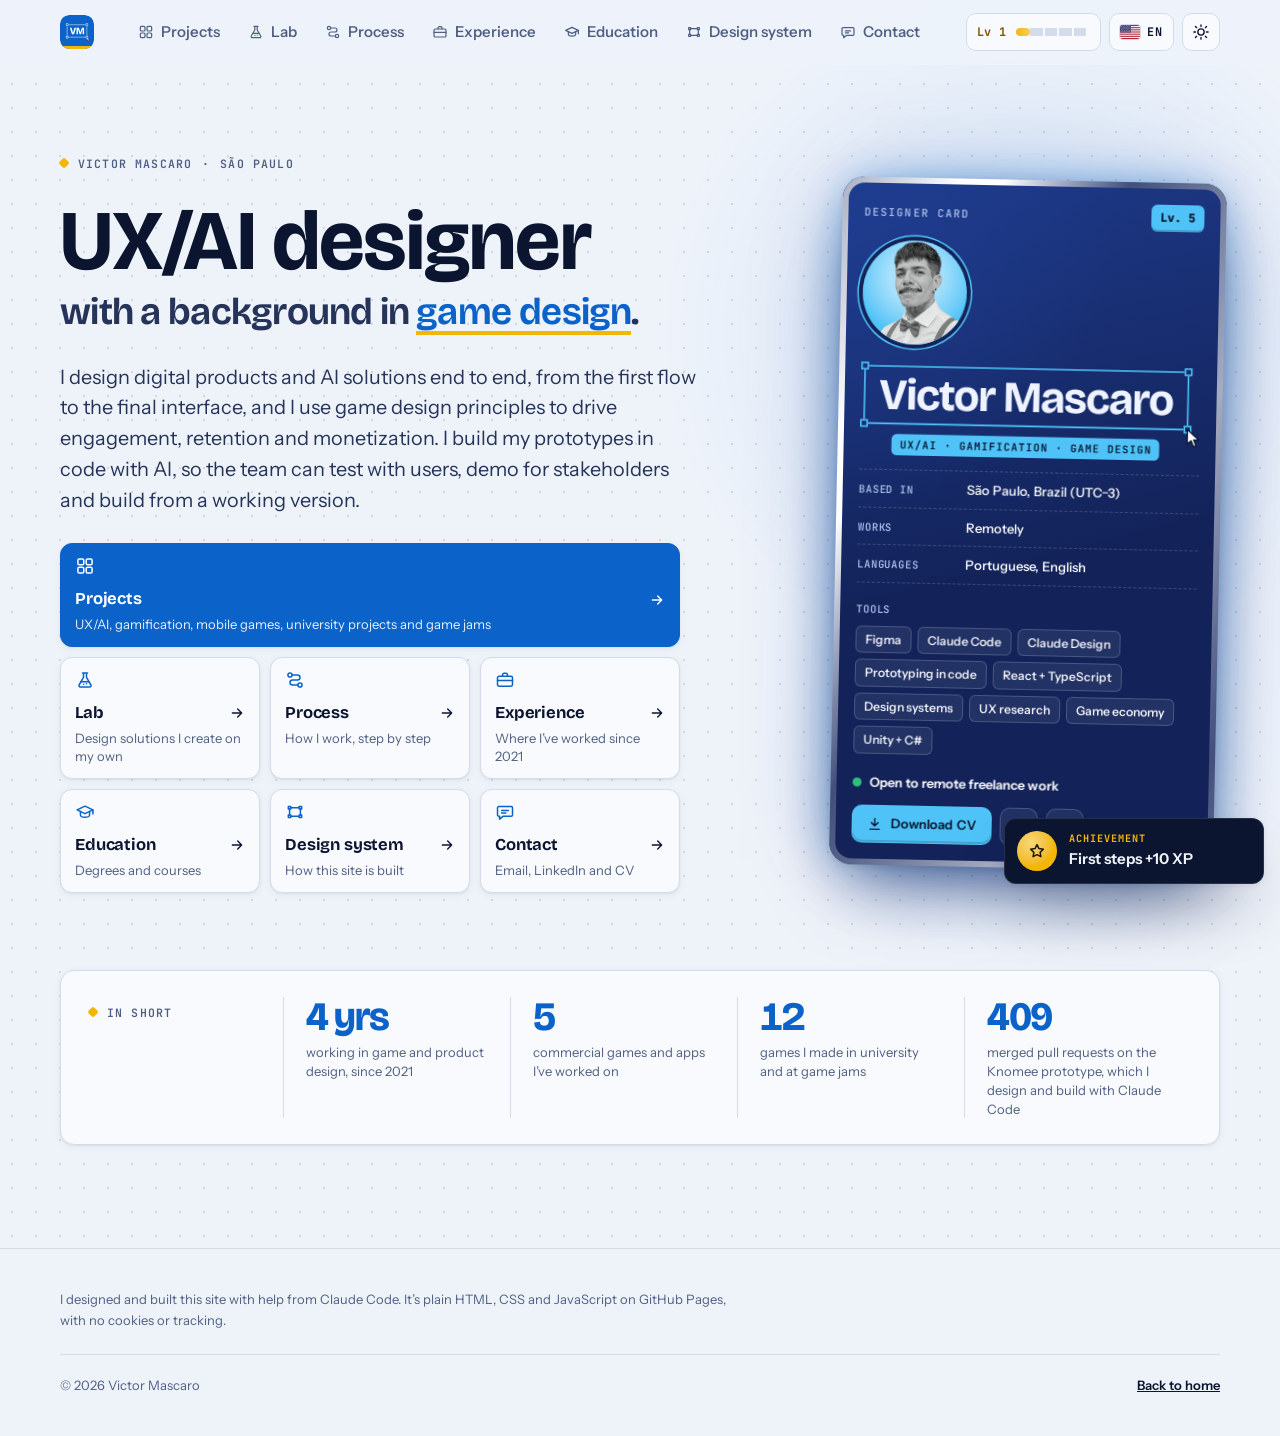
<file: index.html>
<!doctype html>
<html lang="en">
<head>
<meta charset="utf-8">
<meta name="viewport" content="width=device-width, initial-scale=1, viewport-fit=cover">
<title>Victor Mascaro · UX/AI Designer</title>
<meta name="claude:viewport-fit-sides" content="cover">
<meta name="description" content="UX/AI designer in São Paulo with a background in game design. Currently working on Knomee, a fintech product for financial advisors.">
<meta property="og:type" content="website">
<meta property="og:title" content="Victor Mascaro · UX/AI Designer">
<meta property="og:description" content="UX/AI designer in São Paulo with a background in game design. Currently working on Knomee, a fintech product for financial advisors.">
<meta property="og:image" content="https://victor-mascaro-ux.github.io/my-portfolio/assets/brand/social/og-image.png">
<meta property="og:image:width" content="1200">
<meta property="og:image:height" content="630">
<meta property="og:image:alt" content="Victor Mascaro: UX/AI, Gamification, Game Design">
<meta property="og:url" content="https://victor-mascaro-ux.github.io/my-portfolio/">
<meta name="twitter:card" content="summary_large_image">
<meta name="twitter:image" content="https://victor-mascaro-ux.github.io/my-portfolio/assets/brand/social/og-image.png">
<link rel="icon" href="assets/brand/favicon/favicon.ico" sizes="32x32">
<link rel="icon" href="assets/brand/favicon/favicon.svg" type="image/svg+xml">
<link rel="apple-touch-icon" href="assets/brand/favicon/apple-touch-icon.png">
<link rel="manifest" href="assets/brand/favicon/site.webmanifest">
<meta name="theme-color" content="#EEF3FA">
<meta name="theme-color" media="(prefers-color-scheme: dark)" content="#0A1430">
<link rel="preload" href="assets/fonts/bricolage-grotesque-latin-standard-normal.woff2" as="font" type="font/woff2" crossorigin>
<link rel="preload" href="assets/fonts/instrument-sans-latin-standard-normal.woff2" as="font" type="font/woff2" crossorigin>
<link rel="stylesheet" href="assets/css/main.css?v=2026-11-10a">
<link rel="stylesheet" href="assets/css/design-system.css?v=2026-11-10a">
<script>
  /* Apply saved theme and language before first paint (no flash). */
  (function () {
    try {
      var t = localStorage.getItem('vm-theme'); if (t === 'light' || t === 'dark') document.documentElement.setAttribute('data-theme', t);
      var l = localStorage.getItem('vm-lang') || ((navigator.language || '').toLowerCase().indexOf('pt') === 0 ? 'pt' : 'en');
      document.documentElement.setAttribute('lang', l === 'pt' ? 'pt-BR' : 'en');
      if (localStorage.getItem('vm-game') === 'off') document.documentElement.classList.add('game-off');
    } catch (e) {}
    document.documentElement.classList.add('js');
    try { if (!window.matchMedia('(prefers-reduced-motion: reduce)').matches) document.documentElement.classList.add('intro'); } catch (e) {}
  })();
</script>
</head>
<body>
  <div class="page-glow" aria-hidden="true"></div>
<a class="skip" href="#main" data-i18n="skip">Skip to content</a>

<!-- ============ HUD (sticky header) ============ -->
<header class="hud" id="hud">
  <div class="hud-inner wrap">
    <a class="brand vm-brand" href="#top" aria-label="Victor Mascaro: UX/AI, Gamification, Game Design. Back to top">
      <img class="brand-mark" src="assets/brand/svg/vm-app-icon.svg" alt="" width="34" height="34">
    </a>
    <nav class="hud-nav" aria-label="Primary">
      <a href="#work"><svg class="nav-icon" viewBox="0 0 24 24" aria-hidden="true"><rect x="3.5" y="3.5" width="7" height="7" rx="1.6"/><rect x="13.5" y="3.5" width="7" height="7" rx="1.6"/><rect x="3.5" y="13.5" width="7" height="7" rx="1.6"/><rect x="13.5" y="13.5" width="7" height="7" rx="1.6"/></svg><span data-i18n="nav.work">Projects</span></a>
      <a href="#lab"><svg class="nav-icon" viewBox="0 0 24 24" aria-hidden="true"><path d="M9 3.5h6M10.2 3.5v5.4L4.9 18a1.7 1.7 0 0 0 1.5 2.5h11.2a1.7 1.7 0 0 0 1.5-2.5l-5.3-9.1V3.5"/><path d="M7.4 14h9.2M10.5 17.2h.01M13.8 16.6h.01"/></svg><span data-i18n="nav.lab">Lab</span></a>
      <a href="#process"><svg class="nav-icon" viewBox="0 0 24 24" aria-hidden="true"><circle cx="6" cy="6" r="2.5"/><circle cx="18" cy="18" r="2.5"/><path d="M8.5 6H15a3 3 0 0 1 0 6H9a3 3 0 0 0 0 6h6.5"/></svg><span data-i18n="nav.process">Process</span></a>
      <a href="#experience"><svg class="nav-icon" viewBox="0 0 24 24" aria-hidden="true"><rect x="3" y="7.5" width="18" height="12" rx="2"/><path d="M9 7.5V6a2 2 0 0 1 2-2h2a2 2 0 0 1 2 2v1.5M3 12.5h18"/></svg><span data-i18n="nav.experience">Experience</span></a>
      <a href="#skills"><svg class="nav-icon" viewBox="0 0 24 24" aria-hidden="true"><path d="M2.5 9.5 12 5l9.5 4.5L12 14z"/><path d="M6.5 11.5v4c0 1.4 2.5 2.8 5.5 2.8s5.5-1.4 5.5-2.8v-4M21.5 9.5v5"/></svg><span data-i18n="nav.skills">Education</span></a>
      <a href="#system"><svg class="nav-icon" viewBox="0 0 24 24" aria-hidden="true"><path d="M7 7h10M7 17h10M5.5 8.5v7M18.5 8.5v7"/><path d="M4 5.5h3v3H4zM17 5.5h3v3h-3zM4 15.5h3v3H4zM17 15.5h3v3h-3z"/></svg><span data-i18n="nav.system">Design system</span></a>
      <a href="#contact"><svg class="nav-icon" viewBox="0 0 24 24" aria-hidden="true"><path d="M4.5 5.5h15a1.5 1.5 0 0 1 1.5 1.5v8.5a1.5 1.5 0 0 1-1.5 1.5H10l-4.5 3.5V17h-1A1.5 1.5 0 0 1 3 15.5V7a1.5 1.5 0 0 1 1.5-1.5z"/><path d="M8 10.2h8M8 13.2h5"/></svg><span data-i18n="nav.contact">Contact</span></a>
    </nav>
    <div class="hud-tools">
      <button class="xp-btn game" id="xpBtn" type="button" aria-haspopup="dialog" aria-controls="questlog">
        <span class="xp-level" id="xpLevel">Lv 1</span>
        <span class="xp-track" aria-hidden="true"><span class="xp-fill" id="xpFill"></span></span>
        <span class="sr-only" id="xpLabel">Quest log</span>
      </button>
      <button class="tool xp-on" id="xpOn" type="button"><svg viewBox="0 0 24 24" aria-hidden="true"><path d="M12 3.5v8"/><path d="M7.2 6.4a7.5 7.5 0 1 0 9.6 0"/></svg><span data-i18n="quest.show">Turn on XP</span></button>
      <button class="tool lang-btn" id="langBtn" type="button" aria-label="EN, switch to Portuguese">
        <img class="lang-flag flag-br" src="assets/img/flags/br.webp" alt="" width="20" height="14">
        <img class="lang-flag flag-us" src="assets/img/flags/us.svg" alt="" width="20" height="14">
        <span class="lang-code" id="langCode">EN</span>
      </button>
      <button class="tool icon" id="themeBtn" type="button" aria-label="Switch theme">
        <svg class="i-sun" viewBox="0 0 24 24" aria-hidden="true"><circle cx="12" cy="12" r="4.2"/><path d="M12 2.5v2.2M12 19.3v2.2M4.6 4.6l1.6 1.6M17.8 17.8l1.6 1.6M2.5 12h2.2M19.3 12h2.2M4.6 19.4l1.6-1.6M17.8 6.2l1.6-1.6"/></svg>
        <svg class="i-moon" viewBox="0 0 24 24" aria-hidden="true"><path d="M20 14.6A8.2 8.2 0 0 1 9.4 4a8.2 8.2 0 1 0 10.6 10.6Z"/></svg>
      </button>
      <button class="tool icon menu-btn" id="menuBtn" type="button" aria-expanded="false" aria-controls="mobileNav" aria-label="Menu">
        <svg viewBox="0 0 24 24" aria-hidden="true"><path d="M4 7h16M4 12h16M4 17h10"/></svg>
      </button>
    </div>
  </div>
  <nav class="mobile-nav" id="mobileNav" aria-label="Primary" hidden>
    <a href="#work"><svg class="nav-icon" viewBox="0 0 24 24" aria-hidden="true"><rect x="3.5" y="3.5" width="7" height="7" rx="1.6"/><rect x="13.5" y="3.5" width="7" height="7" rx="1.6"/><rect x="3.5" y="13.5" width="7" height="7" rx="1.6"/><rect x="13.5" y="13.5" width="7" height="7" rx="1.6"/></svg><span data-i18n="nav.work">Projects</span></a>
    <a href="#lab"><svg class="nav-icon" viewBox="0 0 24 24" aria-hidden="true"><path d="M9 3.5h6M10.2 3.5v5.4L4.9 18a1.7 1.7 0 0 0 1.5 2.5h11.2a1.7 1.7 0 0 0 1.5-2.5l-5.3-9.1V3.5"/><path d="M7.4 14h9.2M10.5 17.2h.01M13.8 16.6h.01"/></svg><span data-i18n="nav.lab">Lab</span></a>
    <a href="#process"><svg class="nav-icon" viewBox="0 0 24 24" aria-hidden="true"><circle cx="6" cy="6" r="2.5"/><circle cx="18" cy="18" r="2.5"/><path d="M8.5 6H15a3 3 0 0 1 0 6H9a3 3 0 0 0 0 6h6.5"/></svg><span data-i18n="nav.process">Process</span></a>
    <a href="#experience"><svg class="nav-icon" viewBox="0 0 24 24" aria-hidden="true"><rect x="3" y="7.5" width="18" height="12" rx="2"/><path d="M9 7.5V6a2 2 0 0 1 2-2h2a2 2 0 0 1 2 2v1.5M3 12.5h18"/></svg><span data-i18n="nav.experience">Experience</span></a>
    <a href="#skills"><svg class="nav-icon" viewBox="0 0 24 24" aria-hidden="true"><path d="M2.5 9.5 12 5l9.5 4.5L12 14z"/><path d="M6.5 11.5v4c0 1.4 2.5 2.8 5.5 2.8s5.5-1.4 5.5-2.8v-4M21.5 9.5v5"/></svg><span data-i18n="nav.skills">Education</span></a>
    <a href="#system"><svg class="nav-icon" viewBox="0 0 24 24" aria-hidden="true"><path d="M7 7h10M7 17h10M5.5 8.5v7M18.5 8.5v7"/><path d="M4 5.5h3v3H4zM17 5.5h3v3h-3zM4 15.5h3v3H4zM17 15.5h3v3h-3z"/></svg><span data-i18n="nav.system">Design system</span></a>
    <a href="#contact"><svg class="nav-icon" viewBox="0 0 24 24" aria-hidden="true"><path d="M4.5 5.5h15a1.5 1.5 0 0 1 1.5 1.5v8.5a1.5 1.5 0 0 1-1.5 1.5H10l-4.5 3.5V17h-1A1.5 1.5 0 0 1 3 15.5V7a1.5 1.5 0 0 1 1.5-1.5z"/><path d="M8 10.2h8M8 13.2h5"/></svg><span data-i18n="nav.contact">Contact</span></a>
  </nav>
</header>

<main id="main">
  <!-- ============ Hero ============ -->
  <div class="hero-zone" data-tab="home">
  <section class="hero wrap" id="top" aria-labelledby="heroTitle">
    <div class="hero-copy">
      <p class="eyebrow" data-i18n="hero.eyebrow">Victor Mascaro · São Paulo</p>
      <h1 class="hero-title" id="heroTitle">
        <span class="ht-main" data-i18n="hero.title.a">UX/AI designer</span>
        <span class="ht-sub"><span data-i18n="hero.title.s2">with a background in </span><span class="xp-underline"><span data-i18n="hero.title.b">game design</span></span><span class="ht-dot">.</span></span>
      </h1>
      <p class="hero-lede" data-i18n="hero.lede">I design digital products and AI solutions end to end, from the first flow to the final interface, and I use game design principles to drive engagement, retention and monetization. I build my prototypes in code with AI, so the team can test with users, demo for stakeholders and build from a working version.</p>
      <nav class="hero-tabs" aria-label="Sections">
        <a class="hero-tab is-primary is-wide" href="#work"><svg class="ht-icon" viewBox="0 0 24 24" aria-hidden="true"><rect x="3.5" y="3.5" width="7" height="7" rx="1.6"/><rect x="13.5" y="3.5" width="7" height="7" rx="1.6"/><rect x="3.5" y="13.5" width="7" height="7" rx="1.6"/><rect x="13.5" y="13.5" width="7" height="7" rx="1.6"/></svg><strong><span data-i18n="nav.work">Projects</span><svg viewBox="0 0 24 24" aria-hidden="true"><path d="M5 12h14M13 6l6 6-6 6"/></svg></strong><span data-i18n="hero.tab.work">UX/AI, gamification, mobile games, university projects and game jams</span></a>
        <a class="hero-tab" href="#lab"><svg class="ht-icon" viewBox="0 0 24 24" aria-hidden="true"><path d="M9 3.5h6M10.2 3.5v5.4L4.9 18a1.7 1.7 0 0 0 1.5 2.5h11.2a1.7 1.7 0 0 0 1.5-2.5l-5.3-9.1V3.5"/><path d="M7.4 14h9.2M10.5 17.2h.01M13.8 16.6h.01"/></svg><strong><span data-i18n="nav.lab">Lab</span><svg viewBox="0 0 24 24" aria-hidden="true"><path d="M5 12h14M13 6l6 6-6 6"/></svg></strong><span data-i18n="hero.tab.lab">Design solutions I create on my own</span></a>
        <a class="hero-tab" href="#process"><svg class="ht-icon" viewBox="0 0 24 24" aria-hidden="true"><circle cx="6" cy="6" r="2.5"/><circle cx="18" cy="18" r="2.5"/><path d="M8.5 6H15a3 3 0 0 1 0 6H9a3 3 0 0 0 0 6h6.5"/></svg><strong><span data-i18n="nav.process">Process</span><svg viewBox="0 0 24 24" aria-hidden="true"><path d="M5 12h14M13 6l6 6-6 6"/></svg></strong><span data-i18n="hero.tab.process">How I work, step by step</span></a>
        <a class="hero-tab" href="#experience"><svg class="ht-icon" viewBox="0 0 24 24" aria-hidden="true"><rect x="3" y="7.5" width="18" height="12" rx="2"/><path d="M9 7.5V6a2 2 0 0 1 2-2h2a2 2 0 0 1 2 2v1.5M3 12.5h18"/></svg><strong><span data-i18n="nav.experience">Experience</span><svg viewBox="0 0 24 24" aria-hidden="true"><path d="M5 12h14M13 6l6 6-6 6"/></svg></strong><span data-i18n="hero.tab.experience">Where I’ve worked since 2021</span></a>
        <a class="hero-tab" href="#skills"><svg class="ht-icon" viewBox="0 0 24 24" aria-hidden="true"><path d="M2.5 9.5 12 5l9.5 4.5L12 14z"/><path d="M6.5 11.5v4c0 1.4 2.5 2.8 5.5 2.8s5.5-1.4 5.5-2.8v-4M21.5 9.5v5"/></svg><strong><span data-i18n="nav.skills">Education</span><svg viewBox="0 0 24 24" aria-hidden="true"><path d="M5 12h14M13 6l6 6-6 6"/></svg></strong><span data-i18n="hero.tab.skills">Degrees and courses</span></a>
        <a class="hero-tab" href="#system"><svg class="ht-icon" viewBox="0 0 24 24" aria-hidden="true"><path d="M7 7h10M7 17h10M5.5 8.5v7M18.5 8.5v7"/><path d="M4 5.5h3v3H4zM17 5.5h3v3h-3zM4 15.5h3v3H4zM17 15.5h3v3h-3z"/></svg><strong><span data-i18n="nav.system">Design system</span><svg viewBox="0 0 24 24" aria-hidden="true"><path d="M5 12h14M13 6l6 6-6 6"/></svg></strong><span data-i18n="hero.tab.system">How this site is built</span></a>
        <a class="hero-tab" href="#contact"><svg class="ht-icon" viewBox="0 0 24 24" aria-hidden="true"><path d="M4.5 5.5h15a1.5 1.5 0 0 1 1.5 1.5v8.5a1.5 1.5 0 0 1-1.5 1.5H10l-4.5 3.5V17h-1A1.5 1.5 0 0 1 3 15.5V7a1.5 1.5 0 0 1 1.5-1.5z"/><path d="M8 10.2h8M8 13.2h5"/></svg><strong><span data-i18n="nav.contact">Contact</span><svg viewBox="0 0 24 24" aria-hidden="true"><path d="M5 12h14M13 6l6 6-6 6"/></svg></strong><span data-i18n="hero.tab.contact">Email, LinkedIn and CV</span></a>
      </nav>
    </div>

    <div class="hero-card-wrap">
      <article class="player-card" id="playerCard" aria-label="Victor Mascaro, designer card">
        <div class="pc-holo" aria-hidden="true"></div>
        <div class="pc-top">
          <span class="pc-rarity" data-i18n="card.rarity">Designer Card</span>
          <span class="pc-level" title="5 years shipping products"><span data-i18n="card.level">Lv. 5</span></span>
        </div>
        <div class="pc-portrait">
          <img src="assets/img/victor.webp?v=2026-11-04b" alt="Portrait of Victor Mascaro" width="340" height="340">
        </div>
        <div class="pc-id">
          <h2 class="pc-name pc-logo"><img src="assets/brand/svg/vm-primary-dark.svg" alt="Victor Mascaro: UX/AI, Gamification, Game Design" width="781" height="213"></h2>
        </div>
        <dl class="pc-stats">
          <div><dt data-i18n="card.base">Based in</dt><dd data-i18n="card.baseV">São Paulo, Brazil (UTC−3)</dd></div>
          <div><dt data-i18n="card.works">Works</dt><dd data-i18n="card.worksV">Remotely</dd></div>
          <div><dt data-i18n="card.langs">Languages</dt><dd data-i18n="card.langsV">Portuguese, English</dd></div>
        </dl>
        <div class="pc-loadout">
          <p class="pc-label" data-i18n="card.loadout">Tools</p>
          <ul class="chips" id="loadout"></ul>
        </div>
        <div class="pc-foot">
          <p class="pc-status"><span class="dot" aria-hidden="true"></span><span data-i18n="card.statusV">Open to remote freelance work</span></p>
          <div class="pc-actions">
            <a class="btn btn-small btn-card" id="cardCv" href="assets/cv/Victor-Mascaro-CV-EN.pdf?v=2026-11-10a" target="_blank" rel="noopener">
              <svg viewBox="0 0 24 24" aria-hidden="true"><path d="M12 4v11M7 10l5 5 5-5M5 20h14"/></svg>
              <span data-i18n="card.cv">Download CV</span></a>
            <a class="pc-social" data-social="linkedin" href="https://www.linkedin.com/in/victor-mascaro/" target="_blank" rel="noopener" aria-label="LinkedIn" title="LinkedIn"><svg viewBox="0 0 24 24" aria-hidden="true"><rect x="3.5" y="3.5" width="17" height="17" rx="3"/><path d="M8 10.5V16M8 7.8v.1M11.5 16v-3.2c0-1.4 1-2.3 2.2-2.3s2 .9 2 2.3V16M11.5 10.5V16"/></svg></a>
            <a class="pc-social" data-social="github" href="https://github.com/victor-mascaro-ux" target="_blank" rel="noopener" aria-label="GitHub" title="GitHub"><svg viewBox="0 0 24 24" aria-hidden="true"><path d="M9 19c-4 1.3-4-2-6-2.5M15 21v-3.4a3 3 0 0 0-.8-2.3c2.8-.3 5.8-1.4 5.8-6.2a4.8 4.8 0 0 0-1.3-3.3 4.5 4.5 0 0 0-.1-3.3s-1-.3-3.4 1.3a11.6 11.6 0 0 0-6.2 0C6.6 2.2 5.6 2.5 5.6 2.5a4.5 4.5 0 0 0-.1 3.3 4.8 4.8 0 0 0-1.3 3.3c0 4.8 3 5.9 5.8 6.2a3 3 0 0 0-.8 2.3V21"></path></svg></a>
          </div>
        </div>
      </article>
    </div>
  </section>

  <!-- ============ 60-second version ============ -->
  <section class="short wrap" aria-labelledby="shortTitle">
    <div class="short-inner">
      <h2 class="short-title eyebrow" id="shortTitle" data-i18n="short.title">In short</h2>
      <ul class="short-list">
        <li><strong data-i18n="short.1.v">5 yrs</strong><span data-i18n="short.1.l">working in game and product design, since 2021</span></li>
        <li><strong data-i18n="short.2.v">6</strong><span data-i18n="short.2.l">commercial games and apps I’ve worked on</span></li>
        <li><strong data-i18n="short.3.v">15</strong><span data-i18n="short.3.l">games I made in university and at game jams</span></li>
        <li><strong data-i18n="short.4.v">643</strong><span data-i18n="short.4.l">merged pull requests on the Knomee prototype, which I design and build with Claude Code</span></li>
      </ul>
    </div>
  </section>
  </div>

  <!-- ============ Projects (#work) ============ -->
  <section class="work wrap" id="work" data-tab="work" hidden aria-labelledby="workTitle">
    <header class="section-head">
      <p class="eyebrow" data-i18n="work.eyebrow">Projects</p>
      <h2 class="section-title" id="workTitle"><span class="title-icon" aria-hidden="true"><svg class="" viewBox="0 0 24 24" aria-hidden="true"><rect x="3.5" y="3.5" width="7" height="7" rx="1.6"/><rect x="13.5" y="3.5" width="7" height="7" rx="1.6"/><rect x="3.5" y="13.5" width="7" height="7" rx="1.6"/><rect x="13.5" y="13.5" width="7" height="7" rx="1.6"/></svg></span><span data-i18n="work.title">Professional projects</span></h2>
      <p class="section-lede" data-i18n="work.lede">Work I did for companies and studios, and projects from my game design degree. Each one has a short write-up: the context, what I did, and the result.</p>
      <nav class="work-jump" id="workJump" aria-label="Project sections">
        <a href="#work-knomee"><span class="wj-icon" aria-hidden="true"><svg viewBox="0 0 24 24"><rect x="3" y="4" width="18" height="14" rx="2.5"/><path d="M3 8.5h18M6.5 6.2h.01M9 6.2h.01"/><path d="m12.5 11.5 5 1.9-2.1.9-.9 2.1z"/></svg></span><span data-i18n="work.knomee.title">UX/AI</span><span class="wj-n" data-jump="knomee"></span></a>
        <a href="#work-gamification"><span class="wj-icon" aria-hidden="true"><svg viewBox="0 0 24 24"><path d="M8 4h8v5a4 4 0 0 1-8 0z"/><path d="M8 6H5.5a2.5 2.5 0 0 0 2.6 3.4M16 6h2.5a2.5 2.5 0 0 1-2.6 3.4"/><path d="M12 13v3.5M8.5 20h7l-.7-3.5H9.2z"/></svg></span><span data-i18n="work.gamification.title">Gamification</span><span class="wj-n" data-jump="gamification"></span></a>
        <a href="#work-games"><span class="wj-icon" aria-hidden="true"><svg viewBox="0 0 24 24"><path d="M7.5 7h9a4.5 4.5 0 0 1 4.4 5.4l-.9 4.3a2.3 2.3 0 0 1-3.9 1.1L14 15.5h-4l-2.1 2.3a2.3 2.3 0 0 1-3.9-1.1l-.9-4.3A4.5 4.5 0 0 1 7.5 7z"/><path d="M8 10v3M6.5 11.5h3"/><path d="M15.5 10.5h.01M17 12.5h.01"/></svg></span><span data-i18n="work.games.title">Mobile games</span><span class="wj-n" data-jump="games"></span></a>
        <a href="#work-side"><span class="wj-icon" aria-hidden="true"><svg viewBox="0 0 24 24"><path d="M2.5 9.5 12 5l9.5 4.5L12 14z"/><path d="M6.5 11.5v4c0 1.4 2.5 2.8 5.5 2.8s5.5-1.4 5.5-2.8v-4M21.5 9.5v5"/></svg></span><span data-i18n="work.side.title">University projects and game jams</span><span class="wj-n" data-jump="side"></span></a>
      </nav>
    </header>

    <div class="work-group" id="work-knomee">
      <div class="group-head">
        <h3 class="group-title"><span class="group-icon" aria-hidden="true"><svg viewBox="0 0 24 24"><rect x="3" y="4" width="18" height="14" rx="2.5"/><path d="M3 8.5h18M6.5 6.2h.01M9 6.2h.01"/><path d="m12.5 11.5 5 1.9-2.1.9-.9 2.1z"/></svg></span><span data-i18n="work.knomee.title">UX/AI</span> <span class="group-meta" data-i18n="work.knomee.meta">Knomee · 2024 to now</span></h3>
        <p class="group-lede" data-i18n="work.knomee.lede">Knomee helps financial advisors get to know their clients before the first meeting. I work on both sides of the product: the app clients fill in and the dashboard advisors use. I design its AI features, like a voice shortcut in the client app, and build the prototype with AI.</p>
      </div>
      <div class="grid-knomee" id="gridKnomee"></div>
    </div>

    <div class="work-group" id="work-gamification">
      <div class="group-head">
        <h3 class="group-title"><span class="group-icon" aria-hidden="true"><svg viewBox="0 0 24 24"><path d="M8 4h8v5a4 4 0 0 1-8 0z"/><path d="M8 6H5.5a2.5 2.5 0 0 0 2.6 3.4M16 6h2.5a2.5 2.5 0 0 1-2.6 3.4"/><path d="M12 13v3.5M8.5 20h7l-.7-3.5H9.2z"/></svg></span><span data-i18n="work.gamification.title">Gamification</span> <span class="group-meta" data-i18n="work.gamification.meta">Betsie · 2024</span></h3>
        <p class="group-lede" data-i18n="work.gamification.lede">Betsie is a social betting app from an early-stage US startup. As a consultant, I redesigned its UI and added gamification (onboarding, scoring and feedback) to give users a reason to keep coming back, then delivered a clickable prototype and a showcase video for the pitch.</p>
      </div>
      <div class="grid-gamification" id="gridGamification"></div>
    </div>

    <div class="work-group" id="work-games">
      <div class="group-head">
        <h3 class="group-title"><span class="group-icon" aria-hidden="true"><svg viewBox="0 0 24 24"><path d="M7.5 7h9a4.5 4.5 0 0 1 4.4 5.4l-.9 4.3a2.3 2.3 0 0 1-3.9 1.1L14 15.5h-4l-2.1 2.3a2.3 2.3 0 0 1-3.9-1.1l-.9-4.3A4.5 4.5 0 0 1 7.5 7z"/><path d="M8 10v3M6.5 11.5h3"/><path d="M15.5 10.5h.01M17 12.5h.01"/></svg></span><span data-i18n="work.games.title">Mobile games</span> <span class="group-meta" data-i18n="work.games.meta">By Aliens · Lumen Games · 2021 to 2025</span></h3>
        <p class="group-lede" data-i18n="work.games.lede">At By Aliens I was a game and UX designer on four live games, working mostly on systems, economy, events and onboarding. Before that, I was producer and game designer on Hemp Paradise at Lumen Games.</p>
      </div>
      <div class="grid-games" id="gridGames"></div>
    </div>

    <div class="work-group" id="work-side">
      <div class="group-head">
        <h3 class="group-title"><span class="group-icon" aria-hidden="true"><svg viewBox="0 0 24 24"><path d="M2.5 9.5 12 5l9.5 4.5L12 14z"/><path d="M6.5 11.5v4c0 1.4 2.5 2.8 5.5 2.8s5.5-1.4 5.5-2.8v-4M21.5 9.5v5"/></svg></span><span data-i18n="work.side.title">University projects and game jams</span> <span class="group-meta" data-i18n="work.side.meta">Universidade Anhembi Morumbi · 2019 to 2023</span></h3>
        <p class="group-lede" data-i18n="work.side.lede">Games I made during my game design degree, alone or in small teams.</p>
      </div>
      <ul class="side-list" id="sideList"></ul>
    </div>
  </section>

  <!-- ============ Lab (#lab) ============ -->
  <section class="lab wrap" id="lab" data-tab="lab" hidden aria-labelledby="labTitle">
    <header class="section-head">
      <p class="eyebrow" data-i18n="lab.eyebrow">Lab</p>
      <h2 class="section-title" id="labTitle"><span class="title-icon" aria-hidden="true"><svg viewBox="0 0 24 24" aria-hidden="true"><path d="M9 3.5h6M10.2 3.5v5.4L4.9 18a1.7 1.7 0 0 0 1.5 2.5h11.2a1.7 1.7 0 0 0 1.5-2.5l-5.3-9.1V3.5"/><path d="M7.4 14h9.2M10.5 17.2h.01M13.8 16.6h.01"/></svg></span><span data-i18n="lab.title">Design solutions I create on my own</span></h2>
      <p class="section-lede" data-i18n="lab.lede">Digital products with AI, each built around a real-world problem I researched. I design and build them end to end, outside client work, as working prototypes that run in your browser.</p>
    </header>
    <div class="grid-lab" id="gridLab"></div>
    <aside class="lab-offer" aria-labelledby="labOfferTitle">
      <div class="lo-copy">
        <p class="eyebrow" data-i18n="lab.offer.eyebrow">Custom solution</p>
        <h3 class="lo-title" id="labOfferTitle" data-i18n="lab.offer.title">Want one of these for you or your company?</h3>
        <p class="lo-lede" data-i18n="lab.offer.lede">Bring me a problem. I’ll research it, design the experience and build the real digital solution, end to end.</p>
        <ol class="lo-steps">
          <li><span class="lo-step-icon" aria-hidden="true"><svg viewBox="0 0 24 24" aria-hidden="true"><path d="M4.5 5.5h15a1.5 1.5 0 0 1 1.5 1.5v8.5a1.5 1.5 0 0 1-1.5 1.5H10l-4.5 3.5V17h-1A1.5 1.5 0 0 1 3 15.5V7a1.5 1.5 0 0 1 1.5-1.5z"/><path d="M8 10.2h8M8 13.2h5"/></svg></span><span class="lo-step-text"><strong data-i18n="lab.offer.s1.t">You bring the problem</strong><span data-i18n="lab.offer.s1.d">A call or an email is enough to start.</span></span></li>
          <li><span class="lo-step-icon" aria-hidden="true"><svg viewBox="0 0 24 24" aria-hidden="true"><circle cx="10.5" cy="10.5" r="6.5"/><path d="M15.5 15.5 20 20"/></svg></span><span class="lo-step-text"><strong data-i18n="lab.offer.s2.t">I research it</strong><span data-i18n="lab.offer.s2.d">Who has the problem, why it happens and what already exists.</span></span></li>
          <li><span class="lo-step-icon" aria-hidden="true"><svg viewBox="0 0 24 24" aria-hidden="true"><path d="M12 3v4M12 17v4M3 12h4M17 12h4M6 6l2.5 2.5M15.5 15.5L18 18M6 18l2.5-2.5M15.5 8.5L18 6"/></svg></span><span class="lo-step-text"><strong data-i18n="lab.offer.s3.t">You get the real solution</strong><span data-i18n="lab.offer.s3.d">A digital product, designed and built end to end.</span></span></li>
        </ol>
        <div class="lo-actions">
          <a class="btn btn-primary" href="#contact"><svg viewBox="0 0 24 24" aria-hidden="true"><path d="M4.5 5.5h15a1.5 1.5 0 0 1 1.5 1.5v8.5a1.5 1.5 0 0 1-1.5 1.5H10l-4.5 3.5V17h-1A1.5 1.5 0 0 1 3 15.5V7a1.5 1.5 0 0 1 1.5-1.5z"/><path d="M8 10.2h8M8 13.2h5"/></svg><span data-i18n="lab.cta.btn">Contact me</span></a>
          <span class="lo-note" data-i18n="lab.offer.note">Remote, in English or Portuguese.</span>
        </div>
      </div>
      <div class="lo-art" aria-hidden="true">
        <div class="lo-phone">
          <span class="lo-notch"></span>
          <span class="lo-b lo-head" style="--i: 0"></span>
          <span class="lo-b lo-hero" style="--i: 1"><span class="lo-b lo-line" style="--i: 2"></span><span class="lo-b lo-line is-short" style="--i: 3"></span></span>
          <span class="lo-b lo-row" style="--i: 4"></span>
          <span class="lo-b lo-row" style="--i: 5"></span>
          <span class="lo-b lo-row is-short" style="--i: 6"></span>
          <span class="lo-b lo-btn" style="--i: 7"></span>
        </div>
        <span class="lo-chip"><svg viewBox="0 0 24 24" aria-hidden="true"><path d="M12 3v4M12 17v4M3 12h4M17 12h4M6 6l2.5 2.5M15.5 15.5L18 18M6 18l2.5-2.5M15.5 8.5L18 6"/></svg><span data-i18n="lab.offer.ai">AI</span></span>
      </div>
    </aside>
  </section>

  <!-- ============ Process ============ -->
  <section class="process wrap" id="process" data-tab="process" hidden aria-labelledby="processTitle">
    <header class="section-head">
      <p class="eyebrow" data-i18n="process.eyebrow">Process</p>
      <h2 class="section-title" id="processTitle"><span class="title-icon" aria-hidden="true"><svg class="" viewBox="0 0 24 24" aria-hidden="true"><circle cx="6" cy="6" r="2.5"/><circle cx="18" cy="18" r="2.5"/><path d="M8.5 6H15a3 3 0 0 1 0 6H9a3 3 0 0 0 0 6h6.5"/></svg></span><span data-i18n="process.title">How I work</span></h2>
      <p class="section-lede" data-i18n="process.lede">Roughly the steps I follow on most projects.</p>
    </header>
    <ol class="process-list" id="processList"></ol>
  </section>

  <!-- ============ Experience ============ -->
  <section class="experience wrap" id="experience" data-tab="experience" hidden aria-labelledby="expTitle">
    <header class="section-head section-head-row">
      <div>
        <p class="eyebrow" data-i18n="exp.eyebrow">Experience</p>
        <h2 class="section-title" id="expTitle"><span class="title-icon" aria-hidden="true"><svg class="" viewBox="0 0 24 24" aria-hidden="true"><rect x="3" y="7.5" width="18" height="12" rx="2"/><path d="M9 7.5V6a2 2 0 0 1 2-2h2a2 2 0 0 1 2 2v1.5M3 12.5h18"/></svg></span><span data-i18n="exp.title">Where I’ve worked</span></h2>
      </div>
      <a class="btn btn-ghost btn-small" id="expCv" href="assets/cv/Victor-Mascaro-CV-EN.pdf?v=2026-11-10a" target="_blank" rel="noopener">
        <svg viewBox="0 0 24 24" aria-hidden="true"><path d="M12 4v11M7 10l5 5 5-5M5 20h14"/></svg>
        <span data-i18n="exp.cv">Full CV (PDF)</span></a>
    </header>
    <nav class="career" id="career" aria-label="Career path"></nav>
    <ol class="timeline" id="timeline"></ol>
  </section>

  <!-- ============ Skills ============ -->
  <section class="skills wrap" id="skills" data-tab="skills" hidden aria-labelledby="skillsTitle">
    <header class="section-head">
      <p class="eyebrow" data-i18n="skills.eyebrow">Education</p>
      <h2 class="section-title" id="skillsTitle"><span class="title-icon" aria-hidden="true"><svg class="" viewBox="0 0 24 24" aria-hidden="true"><path d="M2.5 9.5 12 5l9.5 4.5L12 14z"/><path d="M6.5 11.5v4c0 1.4 2.5 2.8 5.5 2.8s5.5-1.4 5.5-2.8v-4M21.5 9.5v5"/></svg></span><span data-i18n="skills.title">Education and courses</span></h2>
      <p class="section-lede" data-i18n="skills.lede">A degree in game design, then postgraduate studies in behavior, UX strategy and AI. That’s where the gamification, research and AI in my projects come from. Click an item to see what it covered.</p>
    </header>
    <div class="tree-layout">
      <div class="tree-col">
        <div class="tree" id="tree" role="group" aria-label="Skill tree"></div>
        <div class="courses">
          <h3 class="eyebrow" data-i18n="skills.more">Shorter courses</h3>
          <div class="course-groups" id="courseList"></div>
        </div>
      </div>
      <div class="tree-detail" id="treeDetail" aria-live="polite"></div>
    </div>
  </section>

  <!-- ============ Design system ============ -->
  <section class="system wrap" id="system" data-tab="system" hidden aria-labelledby="systemTitle">
    <header class="section-head">
      <p class="eyebrow" data-i18n="ds.eyebrow">Design system</p>
      <h2 class="section-title" id="systemTitle"><span class="title-icon" aria-hidden="true"><svg viewBox="0 0 24 24" aria-hidden="true"><path d="M7 7h10M7 17h10M5.5 8.5v7M18.5 8.5v7"/><path d="M4 5.5h3v3H4zM17 5.5h3v3h-3zM4 15.5h3v3H4zM17 15.5h3v3h-3z"/></svg></span><span data-i18n="ds.title">How this site is built</span></h2>
      <p class="section-lede" data-i18n="ds.lede">The logo, color, type, space, motion, icons and components behind this portfolio, rendered with the site’s own CSS.</p>
    </header>
    <div class="ds-layout">
<nav class="ds-toc" aria-label="Design system sections"><ol><li><a href="#ds-overview" data-i18n="ds.s.overview">Overview</a></li><li><a href="#ds-logo" data-i18n="ds.s.logo">Logo</a></li><li><a href="#ds-color" data-i18n="ds.s.color">Color</a></li><li><a href="#ds-typography" data-i18n="ds.s.type">Typography</a></li><li><a href="#ds-space" data-i18n="ds.s.space">Space</a></li><li><a href="#ds-motion" data-i18n="ds.s.motion">Motion</a></li><li><a href="#ds-icons" data-i18n="ds.s.icons">Icons</a></li><li><a href="#ds-components" data-i18n="ds.s.components">Components</a></li><li><a href="#ds-voice" data-i18n="ds.s.voice">Voice</a></li><li><a href="#ds-accessibility" data-i18n="ds.s.a11y">Accessibility</a></li></ol></nav>
<div class="ds-content">
<section class="ds-section" id="ds-overview" aria-labelledby="h-ds-overview">
<div class="group-head"><h3 class="group-title" id="h-ds-overview"><span class="group-icon" aria-hidden="true"><svg viewBox="0 0 24 24"><path d="M12 3.5 3 8l9 4.5L21 8z"/><path d="m3 12 9 4.5 9-4.5M3 16l9 4.5 9-4.5"/></svg></span><span data-i18n="ds.s.overview">Overview</span></h3><p class="group-lede" data-i18n="ds.h.overview">Four principles behind every page</p></div>
<img class="ds-on-light ds-hero-logo" src="assets/brand/svg/vm-primary-light.svg" alt="Victor Mascaro: UX/AI, Gamification, Game Design" width="781" height="213" loading="lazy"><img class="ds-on-dark ds-hero-logo" src="assets/brand/svg/vm-primary-dark.svg" alt="Victor Mascaro: UX/AI, Gamification, Game Design" width="781" height="213" loading="lazy"><p class="ds-p" data-i18n="ds.ov.intro">This tab documents the design language of this portfolio: its logo, color, type, space, motion, icons and components. Everything on it is rendered with the site’s own CSS, and every value is read from that CSS when the page loads, so it can’t drift from the tabs it describes.</p><div class="ds-grid" style="margin-top: 24px; grid-template-columns: repeat(auto-fill, minmax(min(100%, 320px), 1fr))"><article class="ds-card"><h4 class="ds-h4" data-i18n="ds.ov.1.t">Plain and concrete</h4><p data-i18n="ds.ov.1.d">First person and specific, with no slogans. Every number says what it measured and whether it was measured, projected or estimated.</p></article><article class="ds-card"><h4 class="ds-h4" data-i18n="ds.ov.2.t">Game as a light layer</h4><p data-i18n="ds.ov.2.d">XP, quests and the designer card sit on top of the portfolio as decoration. Nothing is locked, and the game layer can be switched off.</p></article><article class="ds-card"><h4 class="ds-h4" data-i18n="ds.ov.3.t">Built in code</h4><p data-i18n="ds.ov.3.d">Plain HTML, CSS and JavaScript on GitHub Pages, with no framework and no build step. Prototypes are built in code too, with Claude Code.</p></article><article class="ds-card"><h4 class="ds-h4" data-i18n="ds.ov.4.t">One focus per block</h4><p data-i18n="ds.ov.4.d">Text sits on the page, divided by space. Only a block’s main point gets a card, and only a word or two of it gets a highlight.</p></article></div>
</section>
<section class="ds-section" id="ds-logo" aria-labelledby="h-ds-logo">
<div class="group-head"><h3 class="group-title" id="h-ds-logo"><span class="group-icon" aria-hidden="true"><svg viewBox="0 0 24 24"><path d="M7 7h10M7 17h10M5.5 8.5v7M18.5 8.5v7"/><path d="M4 5.5h3v3H4zM17 5.5h3v3h-3zM4 15.5h3v3H4zM17 15.5h3v3h-3z"/></svg></span><span data-i18n="ds.s.logo">Logo</span></h3><p class="group-lede" data-i18n="ds.h.logo">Selection: the name in a selection frame</p></div>
<div class="ds-sub"><h4 class="ds-h3" data-i18n="ds.logo.s.versions">Versions</h4><div class="ds-grid"><figure class="ds-figure"><div class="ds-plate "><img class="ds-on-light " src="assets/brand/svg/vm-primary-light.svg" alt="Victor Mascaro: UX/AI, Gamification, Game Design" width="781" height="213" loading="lazy"><img class="ds-on-dark " src="assets/brand/svg/vm-primary-dark.svg" alt="Victor Mascaro: UX/AI, Gamification, Game Design" width="781" height="213" loading="lazy"></div><figcaption class="label" data-i18n="ds.logo.v.primary">Primary · min 340px</figcaption></figure><figure class="ds-figure"><div class="ds-plate "><img class="ds-on-light " src="assets/brand/svg/vm-horizontal-light.svg" alt="Victor Mascaro: UX/AI, Gamification, Game Design" width="781" height="72" loading="lazy"><img class="ds-on-dark " src="assets/brand/svg/vm-horizontal-dark.svg" alt="Victor Mascaro: UX/AI, Gamification, Game Design" width="781" height="72" loading="lazy"></div><figcaption class="label" data-i18n="ds.logo.v.horizontal">Horizontal · min 600px, wide slots only</figcaption></figure><figure class="ds-figure"><div class="ds-plate "><img style="width: 120px" class="ds-on-light " src="assets/brand/svg/vm-monogram-light.svg" alt="VM monogram" width="246" height="183" loading="lazy"><img style="width: 120px" class="ds-on-dark " src="assets/brand/svg/vm-monogram-dark.svg" alt="VM monogram" width="246" height="183" loading="lazy"></div><figcaption class="label" data-i18n="ds.logo.v.monogram">Monogram · min 40px</figcaption></figure><figure class="ds-figure"><div class="ds-plate "><img src="assets/brand/svg/vm-app-icon.svg" alt="VM app icon" width="96" height="96" loading="lazy"></div><figcaption class="label" data-i18n="ds.logo.v.icon">App icon · favicons from 16px</figcaption></figure><figure class="ds-figure"><div class="ds-plate "><span class="vm-brand" role="img" aria-label="Victor Mascaro, header lockup"><span class="vm-brand__lockup" aria-hidden="true"> <span class="vm-brand__frame">Victor Mascaro<svg class="vm-brand__handle vm-brand__handle--tl" viewBox="0 0 5 5"><rect x=".5" y=".5" width="4" height="4"/></svg><svg class="vm-brand__handle vm-brand__handle--tr" viewBox="0 0 5 5"><rect x=".5" y=".5" width="4" height="4"/></svg><svg class="vm-brand__handle vm-brand__handle--bl" viewBox="0 0 5 5"><rect x=".5" y=".5" width="4" height="4"/></svg><svg class="vm-brand__handle vm-brand__handle--br" viewBox="0 0 5 5"><rect x=".5" y=".5" width="4" height="4"/></svg><svg class="vm-brand__cursor" viewBox="0 0 16 22"><path d="M1.5 1.5 L1.5 17 L5.6 13.4 L8.4 19.8 L11 18.7 L8.3 12.5 L13.8 12.5 Z" fill="var(--ink)" stroke="var(--paper)" stroke-width="1.4" stroke-linejoin="round"/></svg></span> </span></span></div><figcaption class="label" data-i18n="ds.logo.v.lockup">Header lockup · live CSS, 18px</figcaption></figure></div></div><div class="ds-sub"><h4 class="ds-h3" data-i18n="ds.logo.s.colorways">Light and dark colorways</h4><div class="ds-grid"><figure class="ds-figure"><div class="ds-plate ds-scope" data-theme="light"><img src="assets/brand/svg/vm-primary-light.svg" alt="Victor Mascaro: UX/AI, Gamification, Game Design" width="781" height="213" loading="lazy"></div><figcaption class="label" data-i18n="ds.logo.c.light">Light · on paper</figcaption></figure><figure class="ds-figure"><div class="ds-plate ds-scope" data-theme="dark"><img src="assets/brand/svg/vm-primary-dark.svg" alt="Victor Mascaro: UX/AI, Gamification, Game Design" width="781" height="213" loading="lazy"></div><figcaption class="label" data-i18n="ds.logo.c.dark">Dark · on night</figcaption></figure><figure class="ds-figure"><div class="ds-plate ds-scope" data-theme="light" style="background: var(--accent)"><img src="assets/brand/svg/vm-primary-reverse.svg" alt="Victor Mascaro: UX/AI, Gamification, Game Design" width="781" height="213" loading="lazy"></div><figcaption class="label" data-i18n="ds.logo.c.reverse">Reverse · on accent blue</figcaption></figure><figure class="ds-figure"><div class="ds-plate ds-scope" data-theme="light" style="background: var(--blue-deep)"><img src="assets/brand/svg/vm-primary-white.svg" alt="Victor Mascaro: UX/AI, Gamification, Game Design" width="781" height="213" loading="lazy"></div><figcaption class="label" data-i18n="ds.logo.c.white">White · on deep blue or photos</figcaption></figure></div></div><div class="ds-sub"><h4 class="ds-h3" data-i18n="ds.logo.s.construction">Construction</h4><ul class="ds-list"><li data-i18n-html="ds.logo.k.1"><b>Name:</b> Bricolage Grotesque 720, optical size 48, tracking −0.03em. With N as the name size:</li><li data-i18n-html="ds.logo.k.2"><b>Frame:</b> a stroke of 0.036 N, 0.31 N from cap height and baseline, 0.32 N at the sides.</li><li data-i18n-html="ds.logo.k.3"><b>Handles:</b> squares, each side 5 × the frame stroke, centered on the corners.</li><li data-i18n-html="ds.logo.k.4"><b>Cursor:</b> its tip sits on the center of the bottom-right handle, in every version.</li><li data-i18n-html="ds.logo.k.5"><b>Tag:</b> “UX/AI · Gamification · Game Design” in JetBrains Mono 600, caps, +0.1em, centered on cap height in an accent pill.</li></ul></div><div class="ds-sub"><h4 class="ds-h3" data-i18n="ds.logo.s.clear">Clear space and minimum sizes</h4><div class="ds-grid"><figure class="ds-figure"><div class="ds-plate"><span class="ds-clear"><img style="width: 260px" class="ds-on-light " src="assets/brand/svg/vm-primary-light.svg" alt="Victor Mascaro: UX/AI, Gamification, Game Design" width="781" height="213" loading="lazy"><img style="width: 260px" class="ds-on-dark " src="assets/brand/svg/vm-primary-dark.svg" alt="Victor Mascaro: UX/AI, Gamification, Game Design" width="781" height="213" loading="lazy"></span></div><figcaption class="label" data-i18n="ds.logo.clear">Clear space: the tag’s height on every side</figcaption></figure></div><div class="ds-table-wrap" style="margin-top: 16px"><table class="ds-table"><thead><tr><th data-i18n="ds.logo.t.version">Version</th><th data-i18n="ds.logo.t.min">Minimum width</th><th data-i18n="ds.logo.t.use">Use</th></tr></thead><tbody><tr><td data-i18n="ds.logo.t.primary">Primary</td><td>340px</td><td data-i18n="ds.logo.t.primaryUse">The main lockup, as on the designer card</td></tr><tr><td>Horizontal</td><td>600px</td><td data-i18n="ds.logo.t.horizontalUse">Wide slots only</td></tr><tr><td data-i18n="ds.logo.t.monogram">Monogram</td><td>40px</td><td data-i18n="ds.logo.t.monogramUse">Small spaces and avatars</td></tr><tr><td>Favicon</td><td>16px</td><td data-i18n="ds.logo.t.faviconUse">Browser tabs</td></tr></tbody></table></div></div><div class="ds-sub"><h4 class="ds-h3" data-i18n="ds.logo.s.dodont">Do and don’t</h4><ul class="ds-list"><li data-i18n="ds.logo.d.1">Use the supplied files; the text is converted to outlines, so no font is needed.</li><li data-i18n="ds.logo.d.2">Use the light colorway on paper and white, the dark one on night, reverse on accent blue, and white on photos.</li><li data-i18n="ds.logo.d.3">Keep the frame, the four handles and the cursor together.</li></ul><div class="ds-grid" style="margin-top: 16px"><figure class="ds-figure ds-dont"><div class="ds-plate "><img class="ds-on-light is-stretch" src="assets/brand/svg/vm-primary-light.svg" alt="" width="781" height="213" loading="lazy"><img class="ds-on-dark is-stretch" src="assets/brand/svg/vm-primary-dark.svg" alt="" width="781" height="213" loading="lazy"></div><figcaption class="label" data-i18n="ds.logo.x.stretch">Don’t stretch it</figcaption></figure><figure class="ds-figure ds-dont"><div class="ds-plate "><img class="ds-on-light is-rotate" src="assets/brand/svg/vm-primary-light.svg" alt="" width="781" height="213" loading="lazy"><img class="ds-on-dark is-rotate" src="assets/brand/svg/vm-primary-dark.svg" alt="" width="781" height="213" loading="lazy"></div><figcaption class="label" data-i18n="ds.logo.x.rotate">Don’t rotate it</figcaption></figure><figure class="ds-figure ds-dont"><div class="ds-plate "><img class="ds-on-light is-recolour" src="assets/brand/svg/vm-primary-light.svg" alt="" width="781" height="213" loading="lazy"><img class="ds-on-dark is-recolour" src="assets/brand/svg/vm-primary-dark.svg" alt="" width="781" height="213" loading="lazy"></div><figcaption class="label" data-i18n="ds.logo.x.recolor">Don’t recolor it</figcaption></figure><figure class="ds-figure ds-dont"><div class="ds-plate "><img class="ds-on-light is-shadow" src="assets/brand/svg/vm-primary-light.svg" alt="" width="781" height="213" loading="lazy"><img class="ds-on-dark is-shadow" src="assets/brand/svg/vm-primary-dark.svg" alt="" width="781" height="213" loading="lazy"></div><figcaption class="label" data-i18n="ds.logo.x.effects">Don’t add effects</figcaption></figure></div></div><div class="ds-sub"><h4 class="ds-h3" data-i18n="ds.logo.s.downloads">Downloads</h4><div class="ds-downloads"><a class="btn btn-ghost btn-small" href="assets/brand/svg/vm-primary-light.svg" download><svg viewBox="0 0 24 24" aria-hidden="true"><path d="M12 4v11M7 10l5 5 5-5M5 20h14"/></svg><span data-i18n="ds.logo.dl.0">Primary, light (SVG)</span></a><a class="btn btn-ghost btn-small" href="assets/brand/svg/vm-primary-dark.svg" download><svg viewBox="0 0 24 24" aria-hidden="true"><path d="M12 4v11M7 10l5 5 5-5M5 20h14"/></svg><span data-i18n="ds.logo.dl.1">Primary, dark (SVG)</span></a><a class="btn btn-ghost btn-small" href="assets/brand/svg/vm-horizontal-light.svg" download><svg viewBox="0 0 24 24" aria-hidden="true"><path d="M12 4v11M7 10l5 5 5-5M5 20h14"/></svg><span data-i18n="ds.logo.dl.2">Horizontal, light (SVG)</span></a><a class="btn btn-ghost btn-small" href="assets/brand/svg/vm-horizontal-dark.svg" download><svg viewBox="0 0 24 24" aria-hidden="true"><path d="M12 4v11M7 10l5 5 5-5M5 20h14"/></svg><span data-i18n="ds.logo.dl.3">Horizontal, dark (SVG)</span></a><a class="btn btn-ghost btn-small" href="assets/brand/svg/vm-monogram-light.svg" download><svg viewBox="0 0 24 24" aria-hidden="true"><path d="M12 4v11M7 10l5 5 5-5M5 20h14"/></svg><span data-i18n="ds.logo.dl.4">Monogram, light (SVG)</span></a><a class="btn btn-ghost btn-small" href="assets/brand/svg/vm-monogram-dark.svg" download><svg viewBox="0 0 24 24" aria-hidden="true"><path d="M12 4v11M7 10l5 5 5-5M5 20h14"/></svg><span data-i18n="ds.logo.dl.5">Monogram, dark (SVG)</span></a><a class="btn btn-ghost btn-small" href="assets/brand/svg/vm-app-icon.svg" download><svg viewBox="0 0 24 24" aria-hidden="true"><path d="M12 4v11M7 10l5 5 5-5M5 20h14"/></svg><span data-i18n="ds.logo.dl.6">App icon (SVG)</span></a><a class="btn btn-ghost btn-small" href="assets/brand/png/vm-primary-light-2400w.png" download><svg viewBox="0 0 24 24" aria-hidden="true"><path d="M12 4v11M7 10l5 5 5-5M5 20h14"/></svg><span data-i18n="ds.logo.dl.7">Primary, light (PNG)</span></a><a class="btn btn-ghost btn-small" href="assets/brand/png/vm-primary-dark-2400w.png" download><svg viewBox="0 0 24 24" aria-hidden="true"><path d="M12 4v11M7 10l5 5 5-5M5 20h14"/></svg><span data-i18n="ds.logo.dl.8">Primary, dark (PNG)</span></a><a class="btn btn-ghost btn-small" href="assets/brand/png/vm-app-icon-1024.png" download><svg viewBox="0 0 24 24" aria-hidden="true"><path d="M12 4v11M7 10l5 5 5-5M5 20h14"/></svg><span data-i18n="ds.logo.dl.9">App icon (PNG)</span></a><a class="btn btn-ghost btn-small" href="assets/brand/favicon/favicon.ico" download><svg viewBox="0 0 24 24" aria-hidden="true"><path d="M12 4v11M7 10l5 5 5-5M5 20h14"/></svg><span data-i18n="ds.logo.dl.10">Favicon (ICO)</span></a><a class="btn btn-ghost btn-small" href="assets/brand/favicon/favicon.svg" download><svg viewBox="0 0 24 24" aria-hidden="true"><path d="M12 4v11M7 10l5 5 5-5M5 20h14"/></svg><span data-i18n="ds.logo.dl.11">Favicon (SVG)</span></a><a class="btn btn-ghost btn-small" href="assets/brand/favicon/apple-touch-icon.png" download><svg viewBox="0 0 24 24" aria-hidden="true"><path d="M12 4v11M7 10l5 5 5-5M5 20h14"/></svg><span data-i18n="ds.logo.dl.12">Apple touch icon</span></a><a class="btn btn-ghost btn-small" href="assets/brand/social/og-image.png" download><svg viewBox="0 0 24 24" aria-hidden="true"><path d="M12 4v11M7 10l5 5 5-5M5 20h14"/></svg><span data-i18n="ds.logo.dl.13">Social image, light</span></a><a class="btn btn-ghost btn-small" href="assets/brand/social/og-image-dark.png" download><svg viewBox="0 0 24 24" aria-hidden="true"><path d="M12 4v11M7 10l5 5 5-5M5 20h14"/></svg><span data-i18n="ds.logo.dl.14">Social image, dark</span></a><a class="btn btn-ghost btn-small" href="assets/brand/README.md" download><svg viewBox="0 0 24 24" aria-hidden="true"><path d="M12 4v11M7 10l5 5 5-5M5 20h14"/></svg><span data-i18n="ds.logo.dl.15">Spec (README)</span></a></div></div>
</section>
<section class="ds-section" id="ds-color" aria-labelledby="h-ds-color">
<div class="group-head"><h3 class="group-title" id="h-ds-color"><span class="group-icon" aria-hidden="true"><svg viewBox="0 0 24 24"><path d="M12 3.5a8.5 8.5 0 1 0 0 17c1.2 0 1.8-.8 1.8-1.7 0-1.2-1-1.6-1-2.6 0-1 .8-1.7 1.8-1.7h2.1a3.8 3.8 0 0 0 3.8-3.8c0-4-3.8-7.2-8.5-7.2z"/><path d="M7.5 11.5h.01M9.5 7.8h.01M14 7.2h.01M17 10.2h.01"/></svg></span><span data-i18n="ds.s.color">Color</span></h3><p class="group-lede" data-i18n="ds.h.color">Ice, navy, blue and a little gold</p></div>
<p class="ds-p" data-i18n-html="ds.color.intro">One swatch per token. Each shows both themes side by side: the top half renders in a light-theme scope and the bottom half in a dark-theme scope, with values read from <code>main.css</code> when the page loads. Text colors list their contrast on the backgrounds they’re used on.</p><div id="dsSwatches"></div>
</section>
<section class="ds-section" id="ds-typography" aria-labelledby="h-ds-typography">
<div class="group-head"><h3 class="group-title" id="h-ds-typography"><span class="group-icon" aria-hidden="true"><svg viewBox="0 0 24 24"><path d="M5 7V5h14v2M12 5v14M9 19h6"/></svg></span><span data-i18n="ds.s.type">Typography</span></h3><p class="group-lede" data-i18n="ds.h.type">Three families, one fluid scale</p></div>
<div class="ds-sub"><h4 class="ds-h3" data-i18n="ds.type.s.families">Families</h4><div class="ds-grid"><article class="ds-card ds-family"><h5 class="ds-h4">Bricolage Grotesque</h5><p class="ds-family-sample" style="font-family: var(--f-display); font-weight: 720; letter-spacing: -.03em"><span data-i18n="hero.title.a">UX/AI designer</span></p><p class="ds-weights"><span class="label" data-i18n="ds.type.w.display.role">Display</span><span data-i18n="ds.type.w.display">Weights 200–800, used at 650–800</span></p><p class="ds-note"><code>--f-display</code></p></article><article class="ds-card ds-family"><h5 class="ds-h4">Instrument Sans</h5><p class="ds-family-sample" style="font-family: var(--f-body)"><span data-i18n="ds.type.sample">Each project has a short write-up.</span></p><p class="ds-weights"><span class="label" data-i18n="ds.type.w.body.role">Body</span><span data-i18n="ds.type.w.body">Weights 400–700, with italics</span></p><p class="ds-note"><code>--f-body</code></p></article><article class="ds-card ds-family"><h5 class="ds-h4">JetBrains Mono</h5><p class="ds-family-sample" style="font-family: var(--f-mono); font-size: 1.3rem; letter-spacing: .1em; font-weight: 600; text-transform: uppercase"><span data-i18n="skills.core">What it covered</span></p><p class="ds-weights"><span class="label" data-i18n="ds.type.w.mono.role">Labels and numbers</span><span data-i18n="ds.type.w.mono">Weights 100–800, used at 600–700</span></p><p class="ds-note"><code>--f-mono</code></p></article></div></div><div class="ds-sub"><h4 class="ds-h3" data-i18n="ds.type.s.scale">Scale</h4><p class="ds-p" data-i18n-html="ds.type.scaleIntro">Sizes are fluid: each one is a <code>clamp()</code> between a minimum and a maximum, shown here with its size at your current width.</p><div style="margin-top: 14px"><div class="ds-card ds-scale"><div class="ds-scale-row"><p class="ds-scale-meta"><b>--t-hero</b><span data-var="t-hero"></span><span><span data-i18n="ds.now">now</span> <span data-px="#ts-t-hero"></span></span></p><p class="ds-scale-sample" id="ts-t-hero" style="font-size: var(--t-hero); font-family: var(--f-display); font-weight: 720; letter-spacing: -.035em"><span data-i18n="hero.title.a">UX/AI designer</span></p></div><div class="ds-scale-row"><p class="ds-scale-meta"><b>--t-h2</b><span data-var="t-h2"></span><span><span data-i18n="ds.now">now</span> <span data-px="#ts-t-h2"></span></span></p><p class="ds-scale-sample" id="ts-t-h2" style="font-size: var(--t-h2); font-family: var(--f-display); font-weight: 700; letter-spacing: -.032em"><span data-i18n="work.title">Professional projects</span></p></div><div class="ds-scale-row"><p class="ds-scale-meta"><b>--t-h3</b><span data-var="t-h3"></span><span><span data-i18n="ds.now">now</span> <span data-px="#ts-t-h3"></span></span></p><p class="ds-scale-sample" id="ts-t-h3" style="font-size: var(--t-h3); font-family: var(--f-display); font-weight: 680">Knomee Advisor</p></div><div class="ds-scale-row"><p class="ds-scale-meta"><b>--t-lg</b><span data-var="t-lg"></span><span><span data-i18n="ds.now">now</span> <span data-px="#ts-t-lg"></span></span></p><p class="ds-scale-sample" id="ts-t-lg" style="font-size: var(--t-lg); font-family: var(--f-body)"><span data-i18n="ds.type.s.lg">A dashboard that shows advisors which prospects are ready.</span></p></div><div class="ds-scale-row"><p class="ds-scale-meta"><b>--t-body</b><span data-var="t-body"></span><span><span data-i18n="ds.now">now</span> <span data-px="#ts-t-body"></span></span></p><p class="ds-scale-sample" id="ts-t-body" style="font-size: var(--t-body); font-family: var(--f-body)"><span data-i18n="work.lede">Work I did for companies and studios, and projects from my game design degree. Each one has a short write-up: the context, what I did, and the result.</span></p></div><div class="ds-scale-row"><p class="ds-scale-meta"><b>--t-sm</b><span data-var="t-sm"></span><span><span data-i18n="ds.now">now</span> <span data-px="#ts-t-sm"></span></span></p><p class="ds-scale-sample" id="ts-t-sm" style="font-size: var(--t-sm); font-family: var(--f-body)"><span data-i18n="ds.type.s.sm">How I work, step by step</span></p></div><div class="ds-scale-row"><p class="ds-scale-meta"><b>--t-xs</b><span data-var="t-xs"></span><span><span data-i18n="ds.now">now</span> <span data-px="#ts-t-xs"></span></span></p><p class="ds-scale-sample" id="ts-t-xs" style="font-size: var(--t-xs); font-family: var(--f-body)"><span data-i18n="ds.type.s.xs">Read · 5 min</span></p></div><div class="ds-scale-row"><p class="ds-scale-meta"><b>--t-label</b><span data-var="t-label"></span><span><span data-i18n="ds.now">now</span> <span data-px="#ts-t-label"></span></span></p><p class="ds-scale-sample" id="ts-t-label" style="font-size: var(--t-label); font-family: var(--f-mono); font-weight: 600; letter-spacing: .1em; text-transform: uppercase; color: var(--muted)"><span data-i18n="skills.core">What it covered</span></p></div></div></div></div><div class="ds-sub"><h4 class="ds-h3" data-i18n="ds.type.s.labels">Labels</h4><div class="ds-card"><p class="eyebrow">Victor Mascaro · São Paulo</p><p class="label" data-i18n="card.base">Based in</p><p data-i18n-html="ds.type.labels">Mono labels: JetBrains Mono 600, <code>--t-label</code>, +0.1em, caps, in <code>--muted</code>. The eyebrow adds the gold diamond above section titles.</p></div></div><div class="ds-sub"><h4 class="ds-h3" data-i18n="ds.type.s.hl">Highlights</h4><div class="ds-card"><p class="ds-hl-sample" data-i18n-html="ds.type.hl.s1"><span class="hl-gold">50%</span> of workers don’t file expense reports for money they’re owed.</p><p class="ds-hl-sample" data-i18n-html="ds.type.hl.s2">How might we make an expense report that <span class="hl">fills itself in from a photo</span>, highlights anything it isn’t sure about, and checks every receipt against the expense policy?</p><p data-i18n-html="ds.type.hl">To stress part of a sentence, color it and set it in bold: <code>.hl</code> in <code>--accent</code> for the idea, <code>.hl-gold</code> in <code>--gold-ink</code> for a number. One highlight per block, so it still stands out, and never an underline or a marker: the gold underline belongs to the hero title. On a prototype page, the problem’s number leads instead: gold and two lines tall, beside the sentence it counts.</p></div></div>
</section>
<section class="ds-section" id="ds-space" aria-labelledby="h-ds-space">
<div class="group-head"><h3 class="group-title" id="h-ds-space"><span class="group-icon" aria-hidden="true"><svg viewBox="0 0 24 24"><path d="M4 4v16M20 4v16"/><path d="M8 12h8M10.5 9.5 8 12l2.5 2.5M13.5 9.5 16 12l-2.5 2.5"/></svg></span><span data-i18n="ds.s.space">Space</span></h3><p class="group-lede" data-i18n="ds.h.space">Space, radius and shadow</p></div>
<div class="ds-sub"><h4 class="ds-h3" data-i18n="ds.sp.s.spacing">Spacing</h4><p class="ds-p" data-i18n="ds.sp.intro">Most spacing is written as fixed values in the components; the four steps that change with the screen are CSS variables, shown with their size now.</p><div style="margin-top: 14px"><div class="ds-card ds-space"><div class="ds-space-row"><span><b>6px</b><br><span data-i18n="ds.fixed">fixed value</span></span><span><span class="ds-bar" style="--ds-w: 6px; --i: 0; display: block"></span><span class="ds-note" data-i18n="ds.sp.0">Gap between chips</span></span></div><div class="ds-space-row"><span><b>10px</b><br><span data-i18n="ds.fixed">fixed value</span></span><span><span class="ds-bar" style="--ds-w: 10px; --i: 1; display: block"></span><span class="ds-note" data-i18n="ds.sp.1">Icon to label in buttons; gap in hero-tab grids</span></span></div><div class="ds-space-row"><span><b>14px</b><br><span data-i18n="ds.fixed">fixed value</span></span><span><span class="ds-bar" style="--ds-w: 14px; --i: 2; display: block"></span><span class="ds-note" data-i18n="ds.sp.2">Gap inside section heads and tab groups</span></span></div><div class="ds-space-row"><span><b>22px</b><br><span data-i18n="ds.fixed">fixed value</span></span><span><span class="ds-bar" style="--ds-w: 22px; --i: 3; display: block"></span><span class="ds-note" data-i18n="ds.sp.3">Card padding</span></span></div><div class="ds-space-row"><span><b>--gutter</b><br><span data-var="gutter"></span> · <span data-size="gutter"></span></span><span><span class="ds-bar" style="--ds-w: var(--gutter); --i: 4; display: block"></span><span class="ds-note" data-i18n="ds.sp.4">Page side gutter (16–40px)</span></span></div><div class="ds-space-row"><span><b>56px</b><br><span data-i18n="ds.fixed">fixed value</span></span><span><span class="ds-bar" style="--ds-w: 56px; --i: 5; display: block"></span><span class="ds-note" data-i18n="ds.sp.5">Space under a section head at desktop</span></span></div><div class="ds-space-row"><span><b>--hud-h</b><br><span data-var="hud-h"></span> · <span data-size="hud-h"></span></span><span><span class="ds-bar" style="--ds-w: var(--hud-h); --i: 6; display: block"></span><span class="ds-note" data-i18n="ds.sp.6">Header height (58px under 640px)</span></span></div><div class="ds-space-row"><span><b>--section-gap</b><br><span data-var="section-gap"></span> · <span data-size="section-gap"></span></span><span><span class="ds-bar" style="--ds-w: var(--section-gap); --i: 7; display: block"></span><span class="ds-note" data-i18n="ds.sp.7">Space between sections (80–140px)</span></span></div><div class="ds-space-row"><span><b>--maxw</b><br><span data-var="maxw"></span> · <span data-size="maxw"></span></span><span><span class="ds-bar" style="--ds-w: var(--maxw); --i: 8; display: block"></span><span class="ds-note" data-i18n="ds.sp.8">Content max width</span></span></div></div></div></div><div class="ds-sub"><h4 class="ds-h3" data-i18n="ds.sp.s.radius">Radius</h4><div class="ds-radii"><figure class="ds-figure"><div class="ds-radius-box" style="border-radius: var(--r-sm)"><code>--r-sm</code></div><figcaption class="ds-note"><span data-i18n="ds.rad.0">Small controls, flags</span> · <span data-var="r-sm"></span></figcaption></figure><figure class="ds-figure"><div class="ds-radius-box" style="border-radius: var(--r)"><code>--r</code></div><figcaption class="ds-note"><span data-i18n="ds.rad.1">Case cards, media</span> · <span data-var="r"></span></figcaption></figure><figure class="ds-figure"><div class="ds-radius-box" style="border-radius: var(--r-lg)"><code>--r-lg</code></div><figcaption class="ds-note"><span data-i18n="ds.rad.2">Designer card, large panels</span> · <span data-var="r-lg"></span></figcaption></figure><figure class="ds-figure"><div class="ds-radius-box" style="border-radius: 6px"><code>6px</code></div><figcaption class="ds-note"><span data-i18n="ds.rad.3">Chips, level badges, the logo tag</span></figcaption></figure><figure class="ds-figure"><div class="ds-radius-box" style="border-radius: 9px"><code>9px</code></div><figcaption class="ds-note"><span data-i18n="ds.rad.4">The 34px VM tile</span></figcaption></figure><figure class="ds-figure"><div class="ds-radius-box" style="border-radius: 12px"><code>12px</code></div><figcaption class="ds-note"><span data-i18n="ds.rad.5">Buttons, hero tabs, toasts</span></figcaption></figure></div></div><div class="ds-sub"><h4 class="ds-h3" data-i18n="ds.sp.s.shadow">Shadow</h4><p class="ds-p" data-i18n="ds.sh.intro">Shadows are softer in light and deeper in dark; the values change with the theme. Hover a card to lift it.</p><div style="margin-top: 14px"><div class="ds-shadows"><figure class="ds-figure"><div class="ds-shadow-box" style="box-shadow: var(--shadow-sm)"><code>--shadow-sm</code></div><figcaption class="ds-note" data-i18n="ds.sh.0">Resting cards, tabs, primary buttons</figcaption></figure><figure class="ds-figure"><div class="ds-shadow-box" style="box-shadow: var(--shadow)"><code>--shadow</code></div><figcaption class="ds-note" data-i18n="ds.sh.1">Hover state of cards and buttons</figcaption></figure><figure class="ds-figure"><div class="ds-shadow-box" style="box-shadow: var(--shadow-lg)"><code>--shadow-lg</code></div><figcaption class="ds-note" data-i18n="ds.sh.2">Designer card, toasts, sheets</figcaption></figure><figure class="ds-figure"><div class="ds-shadow-box" style="box-shadow: var(--card-glow)"><code>--card-glow</code></div><figcaption class="ds-note" data-i18n="ds.sh.3">The designer card’s glow; one per page</figcaption></figure><figure class="ds-figure"><div class="ds-shadow-box" style="box-shadow: var(--pic-shadow)"><code>--pic-shadow</code></div><figcaption class="ds-note" data-i18n="ds.sh.4">Case cards and pictures: a blue halo instead of a drop shadow</figcaption></figure></div></div></div>
</section>
<section class="ds-section" id="ds-motion" aria-labelledby="h-ds-motion">
<div class="group-head"><h3 class="group-title" id="h-ds-motion"><span class="group-icon" aria-hidden="true"><svg viewBox="0 0 24 24"><path d="M4 4v16h16"/><path d="M4 18c7.5 0 8-12 16-12"/></svg></span><span data-i18n="ds.s.motion">Motion</span></h3><p class="group-lede" data-i18n="ds.h.motion">Easing, durations and three demos</p></div>
<div class="ds-sub"><h4 class="ds-h3" data-i18n="ds.m.s.easing">Easing</h4><p class="ds-p" data-i18n="ds.m.curvesIntro">Each curve draws itself with its own easing when it comes into view, and the dot under it runs on that easing. Hover a card to run it again.</p><div class="ds-curves" style="margin-top: 14px"><figure class="ds-figure ds-card ds-curve" data-ease="ease"><svg viewBox="0 0 200 140" aria-hidden="true"></svg><span class="ds-run" aria-hidden="true"><span class="ds-ball"></span></span><figcaption><b class="ds-token">--ease</b><br><span class="ds-note" data-var="ease"></span><br><span class="ds-note" data-i18n="ds.m.ease">Quick state changes</span></figcaption></figure><figure class="ds-figure ds-card ds-curve" data-ease="ease-out"><svg viewBox="0 0 200 140" aria-hidden="true"></svg><span class="ds-run" aria-hidden="true"><span class="ds-ball"></span></span><figcaption><b class="ds-token">--ease-out</b><br><span class="ds-note" data-var="ease-out"></span><br><span class="ds-note" data-i18n="ds.m.easeOut">Entrances and fills: fast start, long settle</span></figcaption></figure><figure class="ds-figure ds-card ds-curve" data-ease="ease-pop"><svg viewBox="0 0 200 140" aria-hidden="true"></svg><span class="ds-run" aria-hidden="true"><span class="ds-ball"></span></span><figcaption><b class="ds-token">--ease-pop</b><br><span class="ds-note" data-var="ease-pop"></span><br><span class="ds-note" data-i18n="ds.m.easePop">Small rewards: a slight overshoot</span></figcaption></figure></div></div><div class="ds-sub"><h4 class="ds-h3" data-i18n="ds.m.s.durations">Durations</h4><div class="ds-table-wrap" style="margin-top: 16px"><table class="ds-table"><thead><tr><th>Token</th><th data-i18n="ds.m.t.value">Value</th><th data-i18n="ds.m.t.use">Typical use</th></tr></thead><tbody><tr><td><code>--dur-1</code></td><td data-var="dur-1"></td><td data-i18n="ds.m.dur1">Color, border and small transform changes</td></tr><tr><td><code>--dur-2</code></td><td data-var="dur-2"></td><td data-i18n="ds.m.dur2">Hover lifts, toggles, the logo cursor nudge</td></tr><tr><td><code>--dur-3</code></td><td data-var="dur-3"></td><td data-i18n="ds.m.dur3">Entrances and reveals</td></tr></tbody></table></div></div><div class="ds-sub"><h4 class="ds-h3" data-i18n="ds.m.s.demos">Demos</h4><div class="ds-demos"><article class="ds-card"><h5 class="ds-h4" data-i18n="ds.m.lift">Hover lift</h5><div class="ds-demo-stage"><a class="hero-tab" href="#work"><svg class="ht-icon" viewBox="0 0 24 24" aria-hidden="true"><rect x="3.5" y="3.5" width="7" height="7" rx="1.6"/><rect x="13.5" y="3.5" width="7" height="7" rx="1.6"/><rect x="3.5" y="13.5" width="7" height="7" rx="1.6"/><rect x="13.5" y="13.5" width="7" height="7" rx="1.6"/></svg><strong><span data-i18n="nav.work">Projects</span><svg viewBox="0 0 24 24" aria-hidden="true"><path d="M5 12h14M13 6l6 6-6 6"></path></svg></strong><span data-i18n="hero.tab.work">UX/AI, gamification, mobile games, university projects and game jams</span></a></div><p class="ds-note" data-i18n-html="ds.m.liftNote">The same values as <code>.hero-tab:hover</code>: up 2px, accent border, <code>--shadow</code>.</p><button class="btn btn-ghost btn-small" type="button" data-replay="lift"><svg viewBox="0 0 24 24" aria-hidden="true"><path d="M8 5.5v13l11-6.5z"/></svg><span data-i18n="ds.replay">Replay</span><span class="sr-only" data-i18n="ds.m.sr.lift"> hover lift</span></button></article><article class="ds-card"><h5 class="ds-h4" data-i18n="ds.m.underline">XP underline fill</h5><div class="ds-demo-stage"><p class="ds-underline"><span data-i18n="hero.title.s2">with a background in </span><span class="xp-underline"><span data-i18n="hero.title.b">game design</span></span>.</p></div><p class="ds-note" data-i18n-html="ds.m.underlineNote">A gold fill over a dashed track, drawn with <code>--ease-out</code>.</p><button class="btn btn-ghost btn-small" type="button" data-replay="underline"><svg viewBox="0 0 24 24" aria-hidden="true"><path d="M8 5.5v13l11-6.5z"/></svg><span data-i18n="ds.replay">Replay</span><span class="sr-only" data-i18n="ds.m.sr.underline"> underline fill</span></button></article><article class="ds-card"><h5 class="ds-h4" data-i18n="ds.m.toast">Toast pop-in</h5><div class="ds-demo-stage"><div class="toasts"><div class="toast toast-plain" data-i18n="contact.copied">Email copied</div></div></div><p class="ds-note" data-i18n-html="ds.m.toastNote">Rises 16px from 96% scale with <code>--ease-pop</code>.</p><button class="btn btn-ghost btn-small" type="button" data-replay="toast"><svg viewBox="0 0 24 24" aria-hidden="true"><path d="M8 5.5v13l11-6.5z"/></svg><span data-i18n="ds.replay">Replay</span><span class="sr-only" data-i18n="ds.m.sr.toast"> toast pop-in</span></button></article></div><p class="ds-p ds-rm-note" style="margin-top: 14px" data-i18n="ds.m.reduced">Your device asks for reduced motion, so these demos jump to their end state, as the rest of the site does.</p></div>
</section>
<section class="ds-section" id="ds-icons" aria-labelledby="h-ds-icons">
<div class="group-head"><h3 class="group-title" id="h-ds-icons"><span class="group-icon" aria-hidden="true"><svg viewBox="0 0 24 24"><circle cx="7.5" cy="7.5" r="3"/><rect x="14" y="4.5" width="6" height="6" rx="1.2"/><path d="M7.5 14l3.5 6H4z"/><path d="M14.5 14.5l5 5M19.5 14.5l-5 5"/></svg></span><span data-i18n="ds.s.icons">Icons</span></h3><p class="group-lede" data-i18n="ds.h.icons">One line style for every icon</p></div>
<p class="ds-p" data-i18n-html="ds.icons.intro">Every icon is an inline SVG on a 24px viewBox, drawn with <code>stroke: currentColor</code> at 1.8–2px with round caps and joins, and no fill. They take the color of the text around them and are marked <code>aria-hidden</code>, since a visible label always sits next to them.</p><div style="margin-top: 16px"><div class="ds-icons"><div class="ds-icon"><svg viewBox="0 0 24 24" aria-hidden="true"><rect x="3.5" y="3.5" width="7" height="7" rx="1.6"/><rect x="13.5" y="3.5" width="7" height="7" rx="1.6"/><rect x="3.5" y="13.5" width="7" height="7" rx="1.6"/><rect x="13.5" y="13.5" width="7" height="7" rx="1.6"/></svg><span class="ds-icon-name">projects</span><span class="ds-icon-size">24 × 24</span><button class="btn btn-ghost btn-small" type="button" data-copy-svg="projects SVG"><svg viewBox="0 0 24 24" aria-hidden="true"><rect x="8" y="8" width="12" height="12" rx="2.5"/><path d="M16 8V6.5A2.5 2.5 0 0 0 13.5 4h-7A2.5 2.5 0 0 0 4 6.5v7A2.5 2.5 0 0 0 6.5 16H8"/></svg><span data-i18n="ds.copy">Copy</span><span class="sr-only"> projects SVG</span></button></div><div class="ds-icon"><svg viewBox="0 0 24 24" aria-hidden="true"><path d="M9 3.5h6M10.2 3.5v5.4L4.9 18a1.7 1.7 0 0 0 1.5 2.5h11.2a1.7 1.7 0 0 0 1.5-2.5l-5.3-9.1V3.5"/><path d="M7.4 14h9.2M10.5 17.2h.01M13.8 16.6h.01"/></svg><span class="ds-icon-name">lab</span><span class="ds-icon-size">24 × 24</span><button class="btn btn-ghost btn-small" type="button" data-copy-svg="lab SVG"><svg viewBox="0 0 24 24" aria-hidden="true"><rect x="8" y="8" width="12" height="12" rx="2.5"/><path d="M16 8V6.5A2.5 2.5 0 0 0 13.5 4h-7A2.5 2.5 0 0 0 4 6.5v7A2.5 2.5 0 0 0 6.5 16H8"/></svg><span data-i18n="ds.copy">Copy</span><span class="sr-only"> lab SVG</span></button></div><div class="ds-icon"><svg viewBox="0 0 24 24" aria-hidden="true"><circle cx="6" cy="6" r="2.5"/><circle cx="18" cy="18" r="2.5"/><path d="M8.5 6H15a3 3 0 0 1 0 6H9a3 3 0 0 0 0 6h6.5"/></svg><span class="ds-icon-name">process</span><span class="ds-icon-size">24 × 24</span><button class="btn btn-ghost btn-small" type="button" data-copy-svg="process SVG"><svg viewBox="0 0 24 24" aria-hidden="true"><rect x="8" y="8" width="12" height="12" rx="2.5"/><path d="M16 8V6.5A2.5 2.5 0 0 0 13.5 4h-7A2.5 2.5 0 0 0 4 6.5v7A2.5 2.5 0 0 0 6.5 16H8"/></svg><span data-i18n="ds.copy">Copy</span><span class="sr-only"> process SVG</span></button></div><div class="ds-icon"><svg viewBox="0 0 24 24" aria-hidden="true"><rect x="3" y="7.5" width="18" height="12" rx="2"/><path d="M9 7.5V6a2 2 0 0 1 2-2h2a2 2 0 0 1 2 2v1.5M3 12.5h18"/></svg><span class="ds-icon-name">experience</span><span class="ds-icon-size">24 × 24</span><button class="btn btn-ghost btn-small" type="button" data-copy-svg="experience SVG"><svg viewBox="0 0 24 24" aria-hidden="true"><rect x="8" y="8" width="12" height="12" rx="2.5"/><path d="M16 8V6.5A2.5 2.5 0 0 0 13.5 4h-7A2.5 2.5 0 0 0 4 6.5v7A2.5 2.5 0 0 0 6.5 16H8"/></svg><span data-i18n="ds.copy">Copy</span><span class="sr-only"> experience SVG</span></button></div><div class="ds-icon"><svg viewBox="0 0 24 24" aria-hidden="true"><path d="M2.5 9.5 12 5l9.5 4.5L12 14z"/><path d="M6.5 11.5v4c0 1.4 2.5 2.8 5.5 2.8s5.5-1.4 5.5-2.8v-4M21.5 9.5v5"/></svg><span class="ds-icon-name">education</span><span class="ds-icon-size">24 × 24</span><button class="btn btn-ghost btn-small" type="button" data-copy-svg="education SVG"><svg viewBox="0 0 24 24" aria-hidden="true"><rect x="8" y="8" width="12" height="12" rx="2.5"/><path d="M16 8V6.5A2.5 2.5 0 0 0 13.5 4h-7A2.5 2.5 0 0 0 4 6.5v7A2.5 2.5 0 0 0 6.5 16H8"/></svg><span data-i18n="ds.copy">Copy</span><span class="sr-only"> education SVG</span></button></div><div class="ds-icon"><svg viewBox="0 0 24 24" aria-hidden="true"><path d="M7 7h10M7 17h10M5.5 8.5v7M18.5 8.5v7"/><path d="M4 5.5h3v3H4zM17 5.5h3v3h-3zM4 15.5h3v3H4zM17 15.5h3v3h-3z"/></svg><span class="ds-icon-name">design-system</span><span class="ds-icon-size">24 × 24</span><button class="btn btn-ghost btn-small" type="button" data-copy-svg="design-system SVG"><svg viewBox="0 0 24 24" aria-hidden="true"><rect x="8" y="8" width="12" height="12" rx="2.5"/><path d="M16 8V6.5A2.5 2.5 0 0 0 13.5 4h-7A2.5 2.5 0 0 0 4 6.5v7A2.5 2.5 0 0 0 6.5 16H8"/></svg><span data-i18n="ds.copy">Copy</span><span class="sr-only"> design-system SVG</span></button></div><div class="ds-icon"><svg viewBox="0 0 24 24" aria-hidden="true"><path d="M4.5 5.5h15a1.5 1.5 0 0 1 1.5 1.5v8.5a1.5 1.5 0 0 1-1.5 1.5H10l-4.5 3.5V17h-1A1.5 1.5 0 0 1 3 15.5V7a1.5 1.5 0 0 1 1.5-1.5z"/><path d="M8 10.2h8M8 13.2h5"/></svg><span class="ds-icon-name">contact</span><span class="ds-icon-size">24 × 24</span><button class="btn btn-ghost btn-small" type="button" data-copy-svg="contact SVG"><svg viewBox="0 0 24 24" aria-hidden="true"><rect x="8" y="8" width="12" height="12" rx="2.5"/><path d="M16 8V6.5A2.5 2.5 0 0 0 13.5 4h-7A2.5 2.5 0 0 0 4 6.5v7A2.5 2.5 0 0 0 6.5 16H8"/></svg><span data-i18n="ds.copy">Copy</span><span class="sr-only"> contact SVG</span></button></div><div class="ds-icon"><svg viewBox="0 0 24 24" aria-hidden="true"><circle cx="12" cy="12" r="4.2"/><path d="M12 2.5v2.2M12 19.3v2.2M4.6 4.6l1.6 1.6M17.8 17.8l1.6 1.6M2.5 12h2.2M19.3 12h2.2M4.6 19.4l1.6-1.6M17.8 6.2l1.6-1.6"/></svg><span class="ds-icon-name">sun</span><span class="ds-icon-size">24 × 24</span><button class="btn btn-ghost btn-small" type="button" data-copy-svg="sun SVG"><svg viewBox="0 0 24 24" aria-hidden="true"><rect x="8" y="8" width="12" height="12" rx="2.5"/><path d="M16 8V6.5A2.5 2.5 0 0 0 13.5 4h-7A2.5 2.5 0 0 0 4 6.5v7A2.5 2.5 0 0 0 6.5 16H8"/></svg><span data-i18n="ds.copy">Copy</span><span class="sr-only"> sun SVG</span></button></div><div class="ds-icon"><svg viewBox="0 0 24 24" aria-hidden="true"><path d="M20 14.6A8.2 8.2 0 0 1 9.4 4a8.2 8.2 0 1 0 10.6 10.6Z"/></svg><span class="ds-icon-name">moon</span><span class="ds-icon-size">24 × 24</span><button class="btn btn-ghost btn-small" type="button" data-copy-svg="moon SVG"><svg viewBox="0 0 24 24" aria-hidden="true"><rect x="8" y="8" width="12" height="12" rx="2.5"/><path d="M16 8V6.5A2.5 2.5 0 0 0 13.5 4h-7A2.5 2.5 0 0 0 4 6.5v7A2.5 2.5 0 0 0 6.5 16H8"/></svg><span data-i18n="ds.copy">Copy</span><span class="sr-only"> moon SVG</span></button></div><div class="ds-icon"><svg viewBox="0 0 24 24" aria-hidden="true"><path d="M4 7h16M4 12h16M4 17h10"/></svg><span class="ds-icon-name">menu</span><span class="ds-icon-size">24 × 24</span><button class="btn btn-ghost btn-small" type="button" data-copy-svg="menu SVG"><svg viewBox="0 0 24 24" aria-hidden="true"><rect x="8" y="8" width="12" height="12" rx="2.5"/><path d="M16 8V6.5A2.5 2.5 0 0 0 13.5 4h-7A2.5 2.5 0 0 0 4 6.5v7A2.5 2.5 0 0 0 6.5 16H8"/></svg><span data-i18n="ds.copy">Copy</span><span class="sr-only"> menu SVG</span></button></div><div class="ds-icon"><svg viewBox="0 0 24 24" aria-hidden="true"><path d="M5 12h14M13 6l6 6-6 6"/></svg><span class="ds-icon-name">arrow-right</span><span class="ds-icon-size">24 × 24</span><button class="btn btn-ghost btn-small" type="button" data-copy-svg="arrow-right SVG"><svg viewBox="0 0 24 24" aria-hidden="true"><rect x="8" y="8" width="12" height="12" rx="2.5"/><path d="M16 8V6.5A2.5 2.5 0 0 0 13.5 4h-7A2.5 2.5 0 0 0 4 6.5v7A2.5 2.5 0 0 0 6.5 16H8"/></svg><span data-i18n="ds.copy">Copy</span><span class="sr-only"> arrow-right SVG</span></button></div><div class="ds-icon"><svg viewBox="0 0 24 24" aria-hidden="true"><path d="M12 4v11M7 10l5 5 5-5M5 20h14"/></svg><span class="ds-icon-name">download</span><span class="ds-icon-size">24 × 24</span><button class="btn btn-ghost btn-small" type="button" data-copy-svg="download SVG"><svg viewBox="0 0 24 24" aria-hidden="true"><rect x="8" y="8" width="12" height="12" rx="2.5"/><path d="M16 8V6.5A2.5 2.5 0 0 0 13.5 4h-7A2.5 2.5 0 0 0 4 6.5v7A2.5 2.5 0 0 0 6.5 16H8"/></svg><span data-i18n="ds.copy">Copy</span><span class="sr-only"> download SVG</span></button></div><div class="ds-icon"><svg viewBox="0 0 24 24" aria-hidden="true"><rect x="3.5" y="3.5" width="17" height="17" rx="3"/><path d="M8 10.5V16M8 7.8v.1M11.5 16v-3.2c0-1.4 1-2.3 2.2-2.3s2 .9 2 2.3V16M11.5 10.5V16"/></svg><span class="ds-icon-name">linkedin</span><span class="ds-icon-size">24 × 24</span><button class="btn btn-ghost btn-small" type="button" data-copy-svg="linkedin SVG"><svg viewBox="0 0 24 24" aria-hidden="true"><rect x="8" y="8" width="12" height="12" rx="2.5"/><path d="M16 8V6.5A2.5 2.5 0 0 0 13.5 4h-7A2.5 2.5 0 0 0 4 6.5v7A2.5 2.5 0 0 0 6.5 16H8"/></svg><span data-i18n="ds.copy">Copy</span><span class="sr-only"> linkedin SVG</span></button></div><div class="ds-icon"><svg viewBox="0 0 24 24" aria-hidden="true"><path d="M9 19c-4 1.3-4-2-6-2.5M15 21v-3.4a3 3 0 0 0-.8-2.3c2.8-.3 5.8-1.4 5.8-6.2a4.8 4.8 0 0 0-1.3-3.3 4.5 4.5 0 0 0-.1-3.3s-1-.3-3.4 1.3a11.6 11.6 0 0 0-6.2 0C6.6 2.2 5.6 2.5 5.6 2.5a4.5 4.5 0 0 0-.1 3.3 4.8 4.8 0 0 0-1.3 3.3c0 4.8 3 5.9 5.8 6.2a3 3 0 0 0-.8 2.3V21"></path></svg><span class="ds-icon-name">github</span><span class="ds-icon-size">24 × 24</span><button class="btn btn-ghost btn-small" type="button" data-copy-svg="github SVG"><svg viewBox="0 0 24 24" aria-hidden="true"><rect x="8" y="8" width="12" height="12" rx="2.5"/><path d="M16 8V6.5A2.5 2.5 0 0 0 13.5 4h-7A2.5 2.5 0 0 0 4 6.5v7A2.5 2.5 0 0 0 6.5 16H8"/></svg><span data-i18n="ds.copy">Copy</span><span class="sr-only"> github SVG</span></button></div><div class="ds-icon"><svg viewBox="0 0 24 24" aria-hidden="true"><rect x="3" y="4" width="18" height="14" rx="2.5"/><path d="M3 8.5h18M6.5 6.2h.01M9 6.2h.01"/><path d="m12.5 11.5 5 1.9-2.1.9-.9 2.1z"/></svg><span class="ds-icon-name">ux-ai</span><span class="ds-icon-size">24 × 24</span><button class="btn btn-ghost btn-small" type="button" data-copy-svg="ux-ai SVG"><svg viewBox="0 0 24 24" aria-hidden="true"><rect x="8" y="8" width="12" height="12" rx="2.5"/><path d="M16 8V6.5A2.5 2.5 0 0 0 13.5 4h-7A2.5 2.5 0 0 0 4 6.5v7A2.5 2.5 0 0 0 6.5 16H8"/></svg><span data-i18n="ds.copy">Copy</span><span class="sr-only"> ux-ai SVG</span></button></div><div class="ds-icon"><svg viewBox="0 0 24 24" aria-hidden="true"><path d="M8 4h8v5a4 4 0 0 1-8 0z"/><path d="M8 6H5.5a2.5 2.5 0 0 0 2.6 3.4M16 6h2.5a2.5 2.5 0 0 1-2.6 3.4"/><path d="M12 13v3.5M8.5 20h7l-.7-3.5H9.2z"/></svg><span class="ds-icon-name">trophy</span><span class="ds-icon-size">24 × 24</span><button class="btn btn-ghost btn-small" type="button" data-copy-svg="trophy SVG"><svg viewBox="0 0 24 24" aria-hidden="true"><rect x="8" y="8" width="12" height="12" rx="2.5"/><path d="M16 8V6.5A2.5 2.5 0 0 0 13.5 4h-7A2.5 2.5 0 0 0 4 6.5v7A2.5 2.5 0 0 0 6.5 16H8"/></svg><span data-i18n="ds.copy">Copy</span><span class="sr-only"> trophy SVG</span></button></div><div class="ds-icon"><svg viewBox="0 0 24 24" aria-hidden="true"><path d="M7.5 7h9a4.5 4.5 0 0 1 4.4 5.4l-.9 4.3a2.3 2.3 0 0 1-3.9 1.1L14 15.5h-4l-2.1 2.3a2.3 2.3 0 0 1-3.9-1.1l-.9-4.3A4.5 4.5 0 0 1 7.5 7z"/><path d="M8 10v3M6.5 11.5h3"/><path d="M15.5 10.5h.01M17 12.5h.01"/></svg><span class="ds-icon-name">gamepad</span><span class="ds-icon-size">24 × 24</span><button class="btn btn-ghost btn-small" type="button" data-copy-svg="gamepad SVG"><svg viewBox="0 0 24 24" aria-hidden="true"><rect x="8" y="8" width="12" height="12" rx="2.5"/><path d="M16 8V6.5A2.5 2.5 0 0 0 13.5 4h-7A2.5 2.5 0 0 0 4 6.5v7A2.5 2.5 0 0 0 6.5 16H8"/></svg><span data-i18n="ds.copy">Copy</span><span class="sr-only"> gamepad SVG</span></button></div><div class="ds-icon"><svg viewBox="0 0 24 24" aria-hidden="true"><rect x="8" y="8" width="12" height="12" rx="2.5"/><path d="M16 8V6.5A2.5 2.5 0 0 0 13.5 4h-7A2.5 2.5 0 0 0 4 6.5v7A2.5 2.5 0 0 0 6.5 16H8"/></svg><span class="ds-icon-name">copy</span><span class="ds-icon-size">24 × 24</span><button class="btn btn-ghost btn-small" type="button" data-copy-svg="copy SVG"><svg viewBox="0 0 24 24" aria-hidden="true"><rect x="8" y="8" width="12" height="12" rx="2.5"/><path d="M16 8V6.5A2.5 2.5 0 0 0 13.5 4h-7A2.5 2.5 0 0 0 4 6.5v7A2.5 2.5 0 0 0 6.5 16H8"/></svg><span data-i18n="ds.copy">Copy</span><span class="sr-only"> copy SVG</span></button></div><div class="ds-icon"><svg viewBox="0 0 24 24" aria-hidden="true"><path d="M15 5l-7 7 7 7"/></svg><span class="ds-icon-name">chevron-left</span><span class="ds-icon-size">24 × 24</span><button class="btn btn-ghost btn-small" type="button" data-copy-svg="chevron-left SVG"><svg viewBox="0 0 24 24" aria-hidden="true"><rect x="8" y="8" width="12" height="12" rx="2.5"/><path d="M16 8V6.5A2.5 2.5 0 0 0 13.5 4h-7A2.5 2.5 0 0 0 4 6.5v7A2.5 2.5 0 0 0 6.5 16H8"/></svg><span data-i18n="ds.copy">Copy</span><span class="sr-only"> chevron-left SVG</span></button></div><div class="ds-icon"><svg viewBox="0 0 24 24" aria-hidden="true"><path d="M9 5l7 7-7 7"/></svg><span class="ds-icon-name">chevron-right</span><span class="ds-icon-size">24 × 24</span><button class="btn btn-ghost btn-small" type="button" data-copy-svg="chevron-right SVG"><svg viewBox="0 0 24 24" aria-hidden="true"><rect x="8" y="8" width="12" height="12" rx="2.5"/><path d="M16 8V6.5A2.5 2.5 0 0 0 13.5 4h-7A2.5 2.5 0 0 0 4 6.5v7A2.5 2.5 0 0 0 6.5 16H8"/></svg><span data-i18n="ds.copy">Copy</span><span class="sr-only"> chevron-right SVG</span></button></div><div class="ds-icon"><svg viewBox="0 0 24 24" aria-hidden="true"><path d="M6 6l12 12M18 6L6 18"/></svg><span class="ds-icon-name">close</span><span class="ds-icon-size">24 × 24</span><button class="btn btn-ghost btn-small" type="button" data-copy-svg="close SVG"><svg viewBox="0 0 24 24" aria-hidden="true"><rect x="8" y="8" width="12" height="12" rx="2.5"/><path d="M16 8V6.5A2.5 2.5 0 0 0 13.5 4h-7A2.5 2.5 0 0 0 4 6.5v7A2.5 2.5 0 0 0 6.5 16H8"/></svg><span data-i18n="ds.copy">Copy</span><span class="sr-only"> close SVG</span></button></div><div class="ds-icon"><svg viewBox="0 0 24 24" aria-hidden="true"><path d="M8 5.5v13l11-6.5z"/></svg><span class="ds-icon-name">play</span><span class="ds-icon-size">24 × 24</span><button class="btn btn-ghost btn-small" type="button" data-copy-svg="play SVG"><svg viewBox="0 0 24 24" aria-hidden="true"><rect x="8" y="8" width="12" height="12" rx="2.5"/><path d="M16 8V6.5A2.5 2.5 0 0 0 13.5 4h-7A2.5 2.5 0 0 0 4 6.5v7A2.5 2.5 0 0 0 6.5 16H8"/></svg><span data-i18n="ds.copy">Copy</span><span class="sr-only"> play SVG</span></button></div><div class="ds-icon"><svg viewBox="0 0 24 24" aria-hidden="true"><path d="M14 4h6v6M20 4l-9 9M18 14v5a1 1 0 0 1-1 1H5a1 1 0 0 1-1-1V7a1 1 0 0 1 1-1h5"/></svg><span class="ds-icon-name">external</span><span class="ds-icon-size">24 × 24</span><button class="btn btn-ghost btn-small" type="button" data-copy-svg="external SVG"><svg viewBox="0 0 24 24" aria-hidden="true"><rect x="8" y="8" width="12" height="12" rx="2.5"/><path d="M16 8V6.5A2.5 2.5 0 0 0 13.5 4h-7A2.5 2.5 0 0 0 4 6.5v7A2.5 2.5 0 0 0 6.5 16H8"/></svg><span data-i18n="ds.copy">Copy</span><span class="sr-only"> external SVG</span></button></div><div class="ds-icon"><svg viewBox="0 0 24 24" aria-hidden="true"><path d="M12 3.5l2.6 5.3 5.9.9-4.3 4.1 1 5.8L12 16.9l-5.2 2.7 1-5.8-4.3-4.1 5.9-.9z"/></svg><span class="ds-icon-name">star</span><span class="ds-icon-size">24 × 24</span><button class="btn btn-ghost btn-small" type="button" data-copy-svg="star SVG"><svg viewBox="0 0 24 24" aria-hidden="true"><rect x="8" y="8" width="12" height="12" rx="2.5"/><path d="M16 8V6.5A2.5 2.5 0 0 0 13.5 4h-7A2.5 2.5 0 0 0 4 6.5v7A2.5 2.5 0 0 0 6.5 16H8"/></svg><span data-i18n="ds.copy">Copy</span><span class="sr-only"> star SVG</span></button></div><div class="ds-icon"><svg viewBox="0 0 24 24" aria-hidden="true"><rect x="5" y="11" width="14" height="9" rx="2"/><path d="M8 11V8a4 4 0 0 1 8 0v3"/></svg><span class="ds-icon-name">lock</span><span class="ds-icon-size">24 × 24</span><button class="btn btn-ghost btn-small" type="button" data-copy-svg="lock SVG"><svg viewBox="0 0 24 24" aria-hidden="true"><rect x="8" y="8" width="12" height="12" rx="2.5"/><path d="M16 8V6.5A2.5 2.5 0 0 0 13.5 4h-7A2.5 2.5 0 0 0 4 6.5v7A2.5 2.5 0 0 0 6.5 16H8"/></svg><span data-i18n="ds.copy">Copy</span><span class="sr-only"> lock SVG</span></button></div><div class="ds-icon"><svg viewBox="0 0 24 24" aria-hidden="true"><path d="M12 19V5M6 11l6-6 6 6"/></svg><span class="ds-icon-name">arrow-up</span><span class="ds-icon-size">24 × 24</span><button class="btn btn-ghost btn-small" type="button" data-copy-svg="arrow-up SVG"><svg viewBox="0 0 24 24" aria-hidden="true"><rect x="8" y="8" width="12" height="12" rx="2.5"/><path d="M16 8V6.5A2.5 2.5 0 0 0 13.5 4h-7A2.5 2.5 0 0 0 4 6.5v7A2.5 2.5 0 0 0 6.5 16H8"/></svg><span data-i18n="ds.copy">Copy</span><span class="sr-only"> arrow-up SVG</span></button></div><div class="ds-icon"><svg viewBox="0 0 24 24" aria-hidden="true"><path d="M5 12.5l4.5 4.5L19 7.5"/></svg><span class="ds-icon-name">check</span><span class="ds-icon-size">24 × 24</span><button class="btn btn-ghost btn-small" type="button" data-copy-svg="check SVG"><svg viewBox="0 0 24 24" aria-hidden="true"><rect x="8" y="8" width="12" height="12" rx="2.5"/><path d="M16 8V6.5A2.5 2.5 0 0 0 13.5 4h-7A2.5 2.5 0 0 0 4 6.5v7A2.5 2.5 0 0 0 6.5 16H8"/></svg><span data-i18n="ds.copy">Copy</span><span class="sr-only"> check SVG</span></button></div><div class="ds-icon"><svg viewBox="0 0 24 24" aria-hidden="true"><path d="M4 5.5A1.5 1.5 0 0 1 5.5 4H11v16H5.5A1.5 1.5 0 0 1 4 18.5zM20 5.5A1.5 1.5 0 0 0 18.5 4H13v16h5.5a1.5 1.5 0 0 0 1.5-1.5z"/></svg><span class="ds-icon-name">book</span><span class="ds-icon-size">24 × 24</span><button class="btn btn-ghost btn-small" type="button" data-copy-svg="book SVG"><svg viewBox="0 0 24 24" aria-hidden="true"><rect x="8" y="8" width="12" height="12" rx="2.5"/><path d="M16 8V6.5A2.5 2.5 0 0 0 13.5 4h-7A2.5 2.5 0 0 0 4 6.5v7A2.5 2.5 0 0 0 6.5 16H8"/></svg><span data-i18n="ds.copy">Copy</span><span class="sr-only"> book SVG</span></button></div><div class="ds-icon"><svg viewBox="0 0 24 24" aria-hidden="true"><path d="M12 3v4M12 17v4M3 12h4M17 12h4M6 6l2.5 2.5M15.5 15.5L18 18M6 18l2.5-2.5M15.5 8.5L18 6"/></svg><span class="ds-icon-name">spark</span><span class="ds-icon-size">24 × 24</span><button class="btn btn-ghost btn-small" type="button" data-copy-svg="spark SVG"><svg viewBox="0 0 24 24" aria-hidden="true"><rect x="8" y="8" width="12" height="12" rx="2.5"/><path d="M16 8V6.5A2.5 2.5 0 0 0 13.5 4h-7A2.5 2.5 0 0 0 4 6.5v7A2.5 2.5 0 0 0 6.5 16H8"/></svg><span data-i18n="ds.copy">Copy</span><span class="sr-only"> spark SVG</span></button></div><div class="ds-icon"><svg viewBox="0 0 24 24" aria-hidden="true"><path d="M4 6c3 1.5 13 1.5 16 0 0 7-3 12-8 12S4 13 4 6z"/><path d="M8.5 11h2M13.5 11h2"/></svg><span class="ds-icon-name">mask</span><span class="ds-icon-size">24 × 24</span><button class="btn btn-ghost btn-small" type="button" data-copy-svg="mask SVG"><svg viewBox="0 0 24 24" aria-hidden="true"><rect x="8" y="8" width="12" height="12" rx="2.5"/><path d="M16 8V6.5A2.5 2.5 0 0 0 13.5 4h-7A2.5 2.5 0 0 0 4 6.5v7A2.5 2.5 0 0 0 6.5 16H8"/></svg><span data-i18n="ds.copy">Copy</span><span class="sr-only"> mask SVG</span></button></div><div class="ds-icon"><svg viewBox="0 0 24 24" aria-hidden="true"><path d="M4 4.5v5h5"/><path d="M5.2 14.5A7.5 7.5 0 1 0 6.9 7L4 9.5"/></svg><span class="ds-icon-name">reset</span><span class="ds-icon-size">24 × 24</span><button class="btn btn-ghost btn-small" type="button" data-copy-svg="reset SVG"><svg viewBox="0 0 24 24" aria-hidden="true"><rect x="8" y="8" width="12" height="12" rx="2.5"/><path d="M16 8V6.5A2.5 2.5 0 0 0 13.5 4h-7A2.5 2.5 0 0 0 4 6.5v7A2.5 2.5 0 0 0 6.5 16H8"/></svg><span data-i18n="ds.copy">Copy</span><span class="sr-only"> reset SVG</span></button></div><div class="ds-icon"><svg viewBox="0 0 24 24" aria-hidden="true"><path d="M12 3.5v8"/><path d="M7.2 6.4a7.5 7.5 0 1 0 9.6 0"/></svg><span class="ds-icon-name">power</span><span class="ds-icon-size">24 × 24</span><button class="btn btn-ghost btn-small" type="button" data-copy-svg="power SVG"><svg viewBox="0 0 24 24" aria-hidden="true"><rect x="8" y="8" width="12" height="12" rx="2.5"/><path d="M16 8V6.5A2.5 2.5 0 0 0 13.5 4h-7A2.5 2.5 0 0 0 4 6.5v7A2.5 2.5 0 0 0 6.5 16H8"/></svg><span data-i18n="ds.copy">Copy</span><span class="sr-only"> power SVG</span></button></div><div class="ds-icon"><svg viewBox="0 0 24 24" aria-hidden="true"><circle cx="10.5" cy="10.5" r="6.5"/><path d="M15.5 15.5 20 20"/></svg><span class="ds-icon-name">search</span><span class="ds-icon-size">24 × 24</span><button class="btn btn-ghost btn-small" type="button" data-copy-svg="search SVG"><svg viewBox="0 0 24 24" aria-hidden="true"><rect x="8" y="8" width="12" height="12" rx="2.5"/><path d="M16 8V6.5A2.5 2.5 0 0 0 13.5 4h-7A2.5 2.5 0 0 0 4 6.5v7A2.5 2.5 0 0 0 6.5 16H8"/></svg><span data-i18n="ds.copy">Copy</span><span class="sr-only"> search SVG</span></button></div></div></div><p class="ds-note" style="margin-top: 10px" data-i18n-html="ds.icons.count">29 icons, collected from <code>index.html</code> and the icon set in <code>app.js</code>, without duplicates.</p><p class="ds-p" style="margin-top: 14px" data-i18n-html="ds.icons.brands">The tool logos in Experience are brand marks, mostly from Simple Icons (CC0), kept in <code>assets/img/tools.svg</code> and drawn in one color like these icons, one logo per brand. Their names show in a tooltip.</p>
</section>
<section class="ds-section" id="ds-components" aria-labelledby="h-ds-components">
<div class="group-head"><h3 class="group-title" id="h-ds-components"><span class="group-icon" aria-hidden="true"><svg viewBox="0 0 24 24"><rect x="8.5" y="3.5" width="7" height="7" rx="1.5"/><rect x="3.5" y="13.5" width="7" height="7" rx="1.5"/><rect x="13.5" y="13.5" width="7" height="7" rx="1.5"/></svg></span><span data-i18n="ds.s.components">Components</span></h3><p class="group-lede" data-i18n="ds.h.components">The site’s components</p></div>
<p class="ds-p" data-i18n="ds.comp.intro">Each block renders the component with the site’s real classes and markup, drawn by the same code as the other tabs and in the current language, with the email replaced by a placeholder. Hover, focus and the components’ own controls work as they do on the site; links inside a preview stay on this tab. Fixed and overlay components render in place inside their stage. “Show code” prints the markup of the preview above it.</p><div class="ds-group"><h4 class="ds-h3" data-i18n="ds.g.brand">Brand</h4><article class="ds-comp" id="ds-c-brand-mark"><div class="ds-comp-head"><h5 class="ds-h4">Brand Mark</h5><p data-i18n="ds.sum.brand-mark">The VM tile: the header’s app icon (the favicon tile with the selection frame and cursor), the favicon and the app icons.</p></div><div class="ds-stage " style="--ds-h: 200px"><div class="ds-stage-row" data-ds-unwrap><img class="brand-mark" src="assets/brand/svg/vm-app-icon.svg" alt="" width="34" height="34"><img src="assets/brand/svg/vm-app-icon.svg" alt="VM app icon" width="112" height="112" loading="lazy"><img src="assets/brand/favicon/favicon.svg" alt="VM favicon, 32px" width="32" height="32" loading="lazy"><img src="assets/brand/favicon/favicon.svg" alt="VM favicon, 16px" width="16" height="16" loading="lazy"></div></div><details class="ds-code"><summary class="btn btn-ghost btn-small"><svg class="ds-chev" viewBox="0 0 24 24" aria-hidden="true"><path d="M9 5l7 7-7 7"/></svg><span data-i18n="ds.showCode">Show code</span><span class="sr-only"> <span data-i18n="ds.for">for</span> Brand Mark</span></summary><div class="ds-code-body"><pre class="ds-pre" tabindex="0" aria-label="Brand Mark: HTML"><code></code></pre><button class="btn btn-ghost btn-small" type="button" data-copy-code="Brand Mark HTML"><svg viewBox="0 0 24 24" aria-hidden="true"><rect x="8" y="8" width="12" height="12" rx="2.5"/><path d="M16 8V6.5A2.5 2.5 0 0 0 13.5 4h-7A2.5 2.5 0 0 0 4 6.5v7A2.5 2.5 0 0 0 6.5 16H8"/></svg><span data-i18n="ds.copyCode">Copy code</span><span class="sr-only"> <span data-i18n="ds.for">for</span> Brand Mark</span></button></div></details></article><article class="ds-comp" id="ds-c-logo"><div class="ds-comp-head"><h5 class="ds-h4">Logo</h5><p data-i18n="ds.sum.logo">The Selection logo: the name inside a design-tool selection frame, with square handles, a cursor and the tag “UX/AI · Gamification · Game Design”.</p></div><div class="ds-stage " style="--ds-h: 260px"><div class="ds-stage-row" data-ds-unwrap style="gap: 40px"><img style="width: 340px" class="ds-on-light " src="assets/brand/svg/vm-primary-light.svg" alt="Victor Mascaro: UX/AI, Gamification, Game Design" width="781" height="213" loading="lazy"><img style="width: 340px" class="ds-on-dark " src="assets/brand/svg/vm-primary-dark.svg" alt="Victor Mascaro: UX/AI, Gamification, Game Design" width="781" height="213" loading="lazy"><span class="vm-brand" role="img" aria-label="Victor Mascaro, header lockup"><span class="vm-brand__lockup" aria-hidden="true"> <span class="vm-brand__frame">Victor Mascaro<svg class="vm-brand__handle vm-brand__handle--tl" viewBox="0 0 5 5"><rect x=".5" y=".5" width="4" height="4"/></svg><svg class="vm-brand__handle vm-brand__handle--tr" viewBox="0 0 5 5"><rect x=".5" y=".5" width="4" height="4"/></svg><svg class="vm-brand__handle vm-brand__handle--bl" viewBox="0 0 5 5"><rect x=".5" y=".5" width="4" height="4"/></svg><svg class="vm-brand__handle vm-brand__handle--br" viewBox="0 0 5 5"><rect x=".5" y=".5" width="4" height="4"/></svg><svg class="vm-brand__cursor" viewBox="0 0 16 22"><path d="M1.5 1.5 L1.5 17 L5.6 13.4 L8.4 19.8 L11 18.7 L8.3 12.5 L13.8 12.5 Z" fill="var(--ink)" stroke="var(--paper)" stroke-width="1.4" stroke-linejoin="round"/></svg></span> </span></span></div></div><details class="ds-code"><summary class="btn btn-ghost btn-small"><svg class="ds-chev" viewBox="0 0 24 24" aria-hidden="true"><path d="M9 5l7 7-7 7"/></svg><span data-i18n="ds.showCode">Show code</span><span class="sr-only"> <span data-i18n="ds.for">for</span> Logo</span></summary><div class="ds-code-body"><pre class="ds-pre" tabindex="0" aria-label="Logo: HTML"><code></code></pre><button class="btn btn-ghost btn-small" type="button" data-copy-code="Logo HTML"><svg viewBox="0 0 24 24" aria-hidden="true"><rect x="8" y="8" width="12" height="12" rx="2.5"/><path d="M16 8V6.5A2.5 2.5 0 0 0 13.5 4h-7A2.5 2.5 0 0 0 4 6.5v7A2.5 2.5 0 0 0 6.5 16H8"/></svg><span data-i18n="ds.copyCode">Copy code</span><span class="sr-only"> <span data-i18n="ds.for">for</span> Logo</span></button></div></details></article></div><div class="ds-group"><h4 class="ds-h3" data-i18n="ds.g.actions">Actions</h4><article class="ds-comp" id="ds-c-button"><div class="ds-comp-head"><h5 class="ds-h4">Button</h5><p data-i18n="ds.sum.button">Buttons for the main actions: copy email, download CV, open a live prototype.</p></div><div class="ds-stage " style="--ds-h: 140px"><div class="ds-stage-row" data-ds-unwrap><button class="btn btn-primary" type="button">
          <svg viewBox="0 0 24 24" aria-hidden="true"><rect x="8" y="8" width="12" height="12" rx="2.5"></rect><path d="M16 8V6.5A2.5 2.5 0 0 0 13.5 4h-7A2.5 2.5 0 0 0 4 6.5v7A2.5 2.5 0 0 0 6.5 16H8"></path></svg>
          <span data-i18n="contact.copy">Copy email</span></button><a class="btn btn-ghost" href="assets/cv/Victor-Mascaro-CV-EN.pdf?v=2026-11-10a" target="_blank" rel="noopener">
          <svg viewBox="0 0 24 24" aria-hidden="true"><path d="M12 4v11M7 10l5 5 5-5M5 20h14"></path></svg>
          <span data-i18n="contact.cv">Download CV</span></a><span data-ds-unwrap style="display: contents" data-ds-live="liveBtn"></span><span data-ds-unwrap style="display: contents; --gold: var(--card-hi); --on-gold: var(--card-hi-ink)"><a class="btn btn-small btn-card" href="assets/cv/Victor-Mascaro-CV-EN.pdf?v=2026-11-10a" target="_blank" rel="noopener">
              <svg viewBox="0 0 24 24" aria-hidden="true"><path d="M12 4v11M7 10l5 5 5-5M5 20h14"></path></svg>
              <span data-i18n="card.cv">Download CV</span></a></span></div></div><details class="ds-code"><summary class="btn btn-ghost btn-small"><svg class="ds-chev" viewBox="0 0 24 24" aria-hidden="true"><path d="M9 5l7 7-7 7"/></svg><span data-i18n="ds.showCode">Show code</span><span class="sr-only"> <span data-i18n="ds.for">for</span> Button</span></summary><div class="ds-code-body"><pre class="ds-pre" tabindex="0" aria-label="Button: HTML"><code></code></pre><button class="btn btn-ghost btn-small" type="button" data-copy-code="Button HTML"><svg viewBox="0 0 24 24" aria-hidden="true"><rect x="8" y="8" width="12" height="12" rx="2.5"/><path d="M16 8V6.5A2.5 2.5 0 0 0 13.5 4h-7A2.5 2.5 0 0 0 4 6.5v7A2.5 2.5 0 0 0 6.5 16H8"/></svg><span data-i18n="ds.copyCode">Copy code</span><span class="sr-only"> <span data-i18n="ds.for">for</span> Button</span></button></div></details></article><article class="ds-comp" id="ds-c-tool"><div class="ds-comp-head"><h5 class="ds-h4">Tool</h5><p data-i18n="ds.sum.tool">Compact 38px header and toolbar buttons: language, theme, menu, close.</p></div><div class="ds-stage " style="--ds-h: 110px"><div class="ds-stage-row" data-ds-unwrap data-ds-live="tools"></div></div><details class="ds-code"><summary class="btn btn-ghost btn-small"><svg class="ds-chev" viewBox="0 0 24 24" aria-hidden="true"><path d="M9 5l7 7-7 7"/></svg><span data-i18n="ds.showCode">Show code</span><span class="sr-only"> <span data-i18n="ds.for">for</span> Tool</span></summary><div class="ds-code-body"><pre class="ds-pre" tabindex="0" aria-label="Tool: HTML"><code></code></pre><button class="btn btn-ghost btn-small" type="button" data-copy-code="Tool HTML"><svg viewBox="0 0 24 24" aria-hidden="true"><rect x="8" y="8" width="12" height="12" rx="2.5"/><path d="M16 8V6.5A2.5 2.5 0 0 0 13.5 4h-7A2.5 2.5 0 0 0 4 6.5v7A2.5 2.5 0 0 0 6.5 16H8"/></svg><span data-i18n="ds.copyCode">Copy code</span><span class="sr-only"> <span data-i18n="ds.for">for</span> Tool</span></button></div></details></article><article class="ds-comp" id="ds-c-xp-meter"><div class="ds-comp-head"><h5 class="ds-h4">Xp Meter</h5><p data-i18n="ds.sum.xp-meter">The header button that shows the visitor’s level and XP and opens the quest log.</p></div><div class="ds-stage " style="--ds-h: 110px"><div class="ds-stage-row" data-ds-unwrap data-ds-live="xp"></div></div><details class="ds-code"><summary class="btn btn-ghost btn-small"><svg class="ds-chev" viewBox="0 0 24 24" aria-hidden="true"><path d="M9 5l7 7-7 7"/></svg><span data-i18n="ds.showCode">Show code</span><span class="sr-only"> <span data-i18n="ds.for">for</span> Xp Meter</span></summary><div class="ds-code-body"><pre class="ds-pre" tabindex="0" aria-label="Xp Meter: HTML"><code></code></pre><button class="btn btn-ghost btn-small" type="button" data-copy-code="Xp Meter HTML"><svg viewBox="0 0 24 24" aria-hidden="true"><rect x="8" y="8" width="12" height="12" rx="2.5"/><path d="M16 8V6.5A2.5 2.5 0 0 0 13.5 4h-7A2.5 2.5 0 0 0 4 6.5v7A2.5 2.5 0 0 0 6.5 16H8"/></svg><span data-i18n="ds.copyCode">Copy code</span><span class="sr-only"> <span data-i18n="ds.for">for</span> Xp Meter</span></button></div></details></article></div><div class="ds-group"><h4 class="ds-h3" data-i18n="ds.g.navigation">Navigation</h4><article class="ds-comp" id="ds-c-header"><div class="ds-comp-head"><h5 class="ds-h4">Header</h5><p data-i18n="ds.sum.header">The sticky 64px header (the site’s HUD): logo, section nav and tools on frosted glass. Between 1101 and 1199px the nav drops its icons so every label stays on one line; below that, the menu button takes over.</p></div><div class="ds-stage is-wide is-bleed" style="--ds-h: 120px" data-ds-live="header"></div><details class="ds-code"><summary class="btn btn-ghost btn-small"><svg class="ds-chev" viewBox="0 0 24 24" aria-hidden="true"><path d="M9 5l7 7-7 7"/></svg><span data-i18n="ds.showCode">Show code</span><span class="sr-only"> <span data-i18n="ds.for">for</span> Header</span></summary><div class="ds-code-body"><pre class="ds-pre" tabindex="0" aria-label="Header: HTML"><code></code></pre><button class="btn btn-ghost btn-small" type="button" data-copy-code="Header HTML"><svg viewBox="0 0 24 24" aria-hidden="true"><rect x="8" y="8" width="12" height="12" rx="2.5"/><path d="M16 8V6.5A2.5 2.5 0 0 0 13.5 4h-7A2.5 2.5 0 0 0 4 6.5v7A2.5 2.5 0 0 0 6.5 16H8"/></svg><span data-i18n="ds.copyCode">Copy code</span><span class="sr-only"> <span data-i18n="ds.for">for</span> Header</span></button></div></details></article><article class="ds-comp" id="ds-c-hero-tabs"><div class="ds-comp-head"><h5 class="ds-h4">Hero Tabs</h5><p data-i18n="ds.sum.hero-tabs">Card-style section links: the hero’s shortcut grid and the “Keep exploring” row at the end of each tab.</p></div><div class="ds-stage " style="--ds-h: 300px"><div class="ds-stage-stack" data-ds-unwrap data-ds-live="heroTabs"></div></div><details class="ds-code"><summary class="btn btn-ghost btn-small"><svg class="ds-chev" viewBox="0 0 24 24" aria-hidden="true"><path d="M9 5l7 7-7 7"/></svg><span data-i18n="ds.showCode">Show code</span><span class="sr-only"> <span data-i18n="ds.for">for</span> Hero Tabs</span></summary><div class="ds-code-body"><pre class="ds-pre" tabindex="0" aria-label="Hero Tabs: HTML"><code></code></pre><button class="btn btn-ghost btn-small" type="button" data-copy-code="Hero Tabs HTML"><svg viewBox="0 0 24 24" aria-hidden="true"><rect x="8" y="8" width="12" height="12" rx="2.5"/><path d="M16 8V6.5A2.5 2.5 0 0 0 13.5 4h-7A2.5 2.5 0 0 0 4 6.5v7A2.5 2.5 0 0 0 6.5 16H8"/></svg><span data-i18n="ds.copyCode">Copy code</span><span class="sr-only"> <span data-i18n="ds.for">for</span> Hero Tabs</span></button></div></details></article><article class="ds-comp" id="ds-c-mobile-nav"><div class="ds-comp-head"><h5 class="ds-h4">Mobile Nav</h5><p data-i18n="ds.sum.mobile-nav">The full-width menu under the header on screens below 1100px.</p></div><div class="ds-stage " style="--ds-h: 330px" data-ds-live="mobileNav"></div><details class="ds-code"><summary class="btn btn-ghost btn-small"><svg class="ds-chev" viewBox="0 0 24 24" aria-hidden="true"><path d="M9 5l7 7-7 7"/></svg><span data-i18n="ds.showCode">Show code</span><span class="sr-only"> <span data-i18n="ds.for">for</span> Mobile Nav</span></summary><div class="ds-code-body"><pre class="ds-pre" tabindex="0" aria-label="Mobile Nav: HTML"><code></code></pre><button class="btn btn-ghost btn-small" type="button" data-copy-code="Mobile Nav HTML"><svg viewBox="0 0 24 24" aria-hidden="true"><rect x="8" y="8" width="12" height="12" rx="2.5"/><path d="M16 8V6.5A2.5 2.5 0 0 0 13.5 4h-7A2.5 2.5 0 0 0 4 6.5v7A2.5 2.5 0 0 0 6.5 16H8"/></svg><span data-i18n="ds.copyCode">Copy code</span><span class="sr-only"> <span data-i18n="ds.for">for</span> Mobile Nav</span></button></div></details></article><article class="ds-comp" id="ds-c-next-case"><div class="ds-comp-head"><h5 class="ds-h4">Next Case</h5><p data-i18n="ds.sum.next-case">The deep-blue button at the end of a case study that opens the next project.</p></div><div class="ds-stage " style="--ds-h: 130px" data-ds-live="nextCase"></div><details class="ds-code"><summary class="btn btn-ghost btn-small"><svg class="ds-chev" viewBox="0 0 24 24" aria-hidden="true"><path d="M9 5l7 7-7 7"/></svg><span data-i18n="ds.showCode">Show code</span><span class="sr-only"> <span data-i18n="ds.for">for</span> Next Case</span></summary><div class="ds-code-body"><pre class="ds-pre" tabindex="0" aria-label="Next Case: HTML"><code></code></pre><button class="btn btn-ghost btn-small" type="button" data-copy-code="Next Case HTML"><svg viewBox="0 0 24 24" aria-hidden="true"><rect x="8" y="8" width="12" height="12" rx="2.5"/><path d="M16 8V6.5A2.5 2.5 0 0 0 13.5 4h-7A2.5 2.5 0 0 0 4 6.5v7A2.5 2.5 0 0 0 6.5 16H8"/></svg><span data-i18n="ds.copyCode">Copy code</span><span class="sr-only"> <span data-i18n="ds.for">for</span> Next Case</span></button></div></details></article></div><div class="ds-group"><h4 class="ds-h3" data-i18n="ds.g.text">Text</h4><article class="ds-comp" id="ds-c-eyebrow"><div class="ds-comp-head"><h5 class="ds-h4">Eyebrow</h5><p data-i18n-html="ds.sum.eyebrow">Mono labels: <code>.eyebrow</code> above section titles and <code>.label</code> for small headings and metadata.</p></div><div class="ds-stage " style="--ds-h: 150px"><div class="ds-stage-stack" data-ds-unwrap><p class="eyebrow" data-i18n="hero.eyebrow">Victor Mascaro<span class="sep"> · </span>São Paulo</p><p class="label" data-i18n="card.base">Based in</p><p style="font-size: 15px" data-i18n-html="ds.escHint">Press <kbd>Esc</kbd> to close.</p></div></div><details class="ds-code"><summary class="btn btn-ghost btn-small"><svg class="ds-chev" viewBox="0 0 24 24" aria-hidden="true"><path d="M9 5l7 7-7 7"/></svg><span data-i18n="ds.showCode">Show code</span><span class="sr-only"> <span data-i18n="ds.for">for</span> Eyebrow</span></summary><div class="ds-code-body"><pre class="ds-pre" tabindex="0" aria-label="Eyebrow: HTML"><code></code></pre><button class="btn btn-ghost btn-small" type="button" data-copy-code="Eyebrow HTML"><svg viewBox="0 0 24 24" aria-hidden="true"><rect x="8" y="8" width="12" height="12" rx="2.5"/><path d="M16 8V6.5A2.5 2.5 0 0 0 13.5 4h-7A2.5 2.5 0 0 0 4 6.5v7A2.5 2.5 0 0 0 6.5 16H8"/></svg><span data-i18n="ds.copyCode">Copy code</span><span class="sr-only"> <span data-i18n="ds.for">for</span> Eyebrow</span></button></div></details></article><article class="ds-comp" id="ds-c-hero-title"><div class="ds-comp-head"><h5 class="ds-h4">Hero Title</h5><p data-i18n="ds.sum.hero-title">The hero headline block: eyebrow, two-level title with the XP underline, and the lede.</p></div><div class="ds-stage " style="--ds-h: 440px"><div class="hero-copy"><p class="eyebrow" data-i18n="hero.eyebrow">Victor Mascaro<span class="sep"> · </span>São Paulo</p><div role="heading" data-ds-tag="h1" aria-level="6" data-ds-level="1" class="hero-title">
        <span class="ht-main" data-i18n="hero.title.a"><span class="w" style="--wi: 0;">UX/AI</span> <span class="w" style="--wi: 1;">designer</span></span>
        <span class="ht-sub"><span data-i18n="hero.title.s2"><span class="w" style="--wi: 2;">with</span> <span class="w" style="--wi: 3;">a</span> <span class="w" style="--wi: 4;">background</span> <span class="w" style="--wi: 5;">in</span> </span><span class="xp-underline"><span data-i18n="hero.title.b"><span class="w" style="--wi: 6;">game</span> <span class="w" style="--wi: 7;">design</span></span></span><span class="ht-dot" style="--wi: 16;">.</span></span>
      </div><p class="hero-lede" data-i18n="hero.lede">I design digital products and AI solutions end to end, from the first flow to the final interface, and I use game design principles to drive engagement, retention and monetization. I build my prototypes in code with AI, so the team can test with users, demo for stakeholders and build from a working version.</p></div></div><details class="ds-code"><summary class="btn btn-ghost btn-small"><svg class="ds-chev" viewBox="0 0 24 24" aria-hidden="true"><path d="M9 5l7 7-7 7"/></svg><span data-i18n="ds.showCode">Show code</span><span class="sr-only"> <span data-i18n="ds.for">for</span> Hero Title</span></summary><div class="ds-code-body"><pre class="ds-pre" tabindex="0" aria-label="Hero Title: HTML"><code></code></pre><button class="btn btn-ghost btn-small" type="button" data-copy-code="Hero Title HTML"><svg viewBox="0 0 24 24" aria-hidden="true"><rect x="8" y="8" width="12" height="12" rx="2.5"/><path d="M16 8V6.5A2.5 2.5 0 0 0 13.5 4h-7A2.5 2.5 0 0 0 4 6.5v7A2.5 2.5 0 0 0 6.5 16H8"/></svg><span data-i18n="ds.copyCode">Copy code</span><span class="sr-only"> <span data-i18n="ds.for">for</span> Hero Title</span></button></div></details></article><article class="ds-comp" id="ds-c-pull-quote"><div class="ds-comp-head"><h5 class="ds-h4">Pull Quote</h5><p data-i18n="ds.sum.pull-quote">Large display text inside case studies: the problem statement that opens each one.</p></div><div class="ds-stage " style="--ds-h: 300px" data-ds-live="pullQuote"></div><details class="ds-code"><summary class="btn btn-ghost btn-small"><svg class="ds-chev" viewBox="0 0 24 24" aria-hidden="true"><path d="M9 5l7 7-7 7"/></svg><span data-i18n="ds.showCode">Show code</span><span class="sr-only"> <span data-i18n="ds.for">for</span> Pull Quote</span></summary><div class="ds-code-body"><pre class="ds-pre" tabindex="0" aria-label="Pull Quote: HTML"><code></code></pre><button class="btn btn-ghost btn-small" type="button" data-copy-code="Pull Quote HTML"><svg viewBox="0 0 24 24" aria-hidden="true"><rect x="8" y="8" width="12" height="12" rx="2.5"/><path d="M16 8V6.5A2.5 2.5 0 0 0 13.5 4h-7A2.5 2.5 0 0 0 4 6.5v7A2.5 2.5 0 0 0 6.5 16H8"/></svg><span data-i18n="ds.copyCode">Copy code</span><span class="sr-only"> <span data-i18n="ds.for">for</span> Pull Quote</span></button></div></details></article><article class="ds-comp" id="ds-c-section-head"><div class="ds-comp-head"><h5 class="ds-h4">Section Head</h5><p data-i18n-html="ds.sum.section-head">The opener of each tab (<code>.section-head</code>) and of each project group inside Projects (<code>.group-head</code>). The Projects head also carries shortcuts to its groups, each with its icon and project count.</p></div><div class="ds-stage " style="--ds-h: 330px"><div class="ds-stage-stack" data-ds-unwrap><header class="section-head">
      <p class="eyebrow" data-i18n="work.eyebrow">Projects</p>
      <h2 aria-level="6" data-ds-level="1" class="section-title"><span class="title-icon" aria-hidden="true"><svg viewBox="0 0 24 24" aria-hidden="true"><rect x="3.5" y="3.5" width="7" height="7" rx="1.6"></rect><rect x="13.5" y="3.5" width="7" height="7" rx="1.6"></rect><rect x="3.5" y="13.5" width="7" height="7" rx="1.6"></rect><rect x="13.5" y="13.5" width="7" height="7" rx="1.6"></rect></svg></span><span data-i18n="work.title">Professional projects</span></h2>
      <p class="section-lede" data-i18n="work.lede">Work I did for companies and studios, and projects from my game design degree. Each one has a short write-up: the context, what I did, and the result.</p>
      <nav class="work-jump" aria-label="Preview of Section Head: Project sections" data-ds-label="Project sections">
        <a href="#work-knomee"><span class="wj-icon" aria-hidden="true"><svg viewBox="0 0 24 24"><rect x="3" y="4" width="18" height="14" rx="2.5"></rect><path d="M3 8.5h18M6.5 6.2h.01M9 6.2h.01"></path><path d="m12.5 11.5 5 1.9-2.1.9-.9 2.1z"></path></svg></span><span data-i18n="work.knomee.title">UX/AI</span><span class="wj-n" data-jump="knomee">4</span></a>
        <a href="#work-gamification"><span class="wj-icon" aria-hidden="true"><svg viewBox="0 0 24 24"><path d="M8 4h8v5a4 4 0 0 1-8 0z"></path><path d="M8 6H5.5a2.5 2.5 0 0 0 2.6 3.4M16 6h2.5a2.5 2.5 0 0 1-2.6 3.4"></path><path d="M12 13v3.5M8.5 20h7l-.7-3.5H9.2z"></path></svg></span><span data-i18n="work.gamification.title">Gamification</span><span class="wj-n" data-jump="gamification">1</span></a>
        <a href="#work-games"><span class="wj-icon" aria-hidden="true"><svg viewBox="0 0 24 24"><path d="M7.5 7h9a4.5 4.5 0 0 1 4.4 5.4l-.9 4.3a2.3 2.3 0 0 1-3.9 1.1L14 15.5h-4l-2.1 2.3a2.3 2.3 0 0 1-3.9-1.1l-.9-4.3A4.5 4.5 0 0 1 7.5 7z"></path><path d="M8 10v3M6.5 11.5h3"></path><path d="M15.5 10.5h.01M17 12.5h.01"></path></svg></span><span data-i18n="work.games.title">Mobile games</span><span class="wj-n" data-jump="games">5</span></a>
        <a href="#work-side"><span class="wj-icon" aria-hidden="true"><svg viewBox="0 0 24 24"><path d="M2.5 9.5 12 5l9.5 4.5L12 14z"></path><path d="M6.5 11.5v4c0 1.4 2.5 2.8 5.5 2.8s5.5-1.4 5.5-2.8v-4M21.5 9.5v5"></path></svg></span><span data-i18n="work.side.title">University projects and game jams</span><span class="wj-n" data-jump="side">15</span></a>
      </nav>
    </header><div class="group-head">
        <h3 aria-level="6" data-ds-level="1" class="group-title"><span class="group-icon" aria-hidden="true"><svg viewBox="0 0 24 24"><rect x="3" y="4" width="18" height="14" rx="2.5"></rect><path d="M3 8.5h18M6.5 6.2h.01M9 6.2h.01"></path><path d="m12.5 11.5 5 1.9-2.1.9-.9 2.1z"></path></svg></span><span data-i18n="work.knomee.title">UX/AI</span> <span class="group-meta" data-i18n="work.knomee.meta">Knomee<span class="sep"> · </span>2024 to now</span></h3>
        <p class="group-lede" data-i18n="work.knomee.lede">Knomee helps financial advisors get to know their clients before the first meeting. I work on both sides of the product: the app clients fill in and the dashboard advisors use. I design its AI features, like a voice shortcut in the client app, and build the prototype with AI.</p>
      </div></div></div><details class="ds-code"><summary class="btn btn-ghost btn-small"><svg class="ds-chev" viewBox="0 0 24 24" aria-hidden="true"><path d="M9 5l7 7-7 7"/></svg><span data-i18n="ds.showCode">Show code</span><span class="sr-only"> <span data-i18n="ds.for">for</span> Section Head</span></summary><div class="ds-code-body"><pre class="ds-pre" tabindex="0" aria-label="Section Head: HTML"><code></code></pre><button class="btn btn-ghost btn-small" type="button" data-copy-code="Section Head HTML"><svg viewBox="0 0 24 24" aria-hidden="true"><rect x="8" y="8" width="12" height="12" rx="2.5"/><path d="M16 8V6.5A2.5 2.5 0 0 0 13.5 4h-7A2.5 2.5 0 0 0 4 6.5v7A2.5 2.5 0 0 0 6.5 16H8"/></svg><span data-i18n="ds.copyCode">Copy code</span><span class="sr-only"> <span data-i18n="ds.for">for</span> Section Head</span></button></div></details></article></div><div class="ds-group"><h4 class="ds-h3" data-i18n="ds.g.data">Data display</h4><article class="ds-comp" id="ds-c-career-path"><div class="ds-comp-head"><h5 class="ds-h4">Career Path</h5><p data-i18n="ds.sum.career-path">The level-map row of employers at the top of Experience; each stop jumps to its timeline row.</p></div><div class="ds-stage is-wide" style="--ds-h: 170px" data-ds-live="career"></div><details class="ds-code"><summary class="btn btn-ghost btn-small"><svg class="ds-chev" viewBox="0 0 24 24" aria-hidden="true"><path d="M9 5l7 7-7 7"/></svg><span data-i18n="ds.showCode">Show code</span><span class="sr-only"> <span data-i18n="ds.for">for</span> Career Path</span></summary><div class="ds-code-body"><pre class="ds-pre" tabindex="0" aria-label="Career Path: HTML"><code></code></pre><button class="btn btn-ghost btn-small" type="button" data-copy-code="Career Path HTML"><svg viewBox="0 0 24 24" aria-hidden="true"><rect x="8" y="8" width="12" height="12" rx="2.5"/><path d="M16 8V6.5A2.5 2.5 0 0 0 13.5 4h-7A2.5 2.5 0 0 0 4 6.5v7A2.5 2.5 0 0 0 6.5 16H8"/></svg><span data-i18n="ds.copyCode">Copy code</span><span class="sr-only"> <span data-i18n="ds.for">for</span> Career Path</span></button></div></details></article><article class="ds-comp" id="ds-c-chips"><div class="ds-comp-head"><h5 class="ds-h4">Chips</h5><p data-i18n="ds.sum.chips">Small tags: tool chips on the designer card, metric chips, status badges and selectable course chips.</p></div><div class="ds-stage " style="--ds-h: 230px" data-ds-live="chips"></div><details class="ds-code"><summary class="btn btn-ghost btn-small"><svg class="ds-chev" viewBox="0 0 24 24" aria-hidden="true"><path d="M9 5l7 7-7 7"/></svg><span data-i18n="ds.showCode">Show code</span><span class="sr-only"> <span data-i18n="ds.for">for</span> Chips</span></summary><div class="ds-code-body"><pre class="ds-pre" tabindex="0" aria-label="Chips: HTML"><code></code></pre><button class="btn btn-ghost btn-small" type="button" data-copy-code="Chips HTML"><svg viewBox="0 0 24 24" aria-hidden="true"><rect x="8" y="8" width="12" height="12" rx="2.5"/><path d="M16 8V6.5A2.5 2.5 0 0 0 13.5 4h-7A2.5 2.5 0 0 0 4 6.5v7A2.5 2.5 0 0 0 6.5 16H8"/></svg><span data-i18n="ds.copyCode">Copy code</span><span class="sr-only"> <span data-i18n="ds.for">for</span> Chips</span></button></div></details></article><article class="ds-comp" id="ds-c-metrics"><div class="ds-comp-head"><h5 class="ds-h4">Metrics</h5><p data-i18n="ds.sum.metrics">Result tiles at the end of a case study.</p></div><div class="ds-stage " style="--ds-h: 210px" data-ds-live="metrics"></div><details class="ds-code"><summary class="btn btn-ghost btn-small"><svg class="ds-chev" viewBox="0 0 24 24" aria-hidden="true"><path d="M9 5l7 7-7 7"/></svg><span data-i18n="ds.showCode">Show code</span><span class="sr-only"> <span data-i18n="ds.for">for</span> Metrics</span></summary><div class="ds-code-body"><pre class="ds-pre" tabindex="0" aria-label="Metrics: HTML"><code></code></pre><button class="btn btn-ghost btn-small" type="button" data-copy-code="Metrics HTML"><svg viewBox="0 0 24 24" aria-hidden="true"><rect x="8" y="8" width="12" height="12" rx="2.5"/><path d="M16 8V6.5A2.5 2.5 0 0 0 13.5 4h-7A2.5 2.5 0 0 0 4 6.5v7A2.5 2.5 0 0 0 6.5 16H8"/></svg><span data-i18n="ds.copyCode">Copy code</span><span class="sr-only"> <span data-i18n="ds.for">for</span> Metrics</span></button></div></details></article><article class="ds-comp" id="ds-c-skill-tree"><div class="ds-comp-head"><h5 class="ds-h4">Skill Tree</h5><p data-i18n="ds.sum.skill-tree">The Education skill tree: branches of course nodes and a detail panel for the selected one.</p></div><div class="ds-stage " style="--ds-h: 470px"><div data-ds-unwrap style="display: grid; grid-template-columns: minmax(0, 1.2fr) minmax(0, 1fr); gap: 28px; align-items: start; min-width: 640px" data-ds-live="skillTree"></div></div><details class="ds-code"><summary class="btn btn-ghost btn-small"><svg class="ds-chev" viewBox="0 0 24 24" aria-hidden="true"><path d="M9 5l7 7-7 7"/></svg><span data-i18n="ds.showCode">Show code</span><span class="sr-only"> <span data-i18n="ds.for">for</span> Skill Tree</span></summary><div class="ds-code-body"><pre class="ds-pre" tabindex="0" aria-label="Skill Tree: HTML"><code></code></pre><button class="btn btn-ghost btn-small" type="button" data-copy-code="Skill Tree HTML"><svg viewBox="0 0 24 24" aria-hidden="true"><rect x="8" y="8" width="12" height="12" rx="2.5"/><path d="M16 8V6.5A2.5 2.5 0 0 0 13.5 4h-7A2.5 2.5 0 0 0 4 6.5v7A2.5 2.5 0 0 0 6.5 16H8"/></svg><span data-i18n="ds.copyCode">Copy code</span><span class="sr-only"> <span data-i18n="ds.for">for</span> Skill Tree</span></button></div></details></article><article class="ds-comp" id="ds-c-stat-strip"><div class="ds-comp-head"><h5 class="ds-h4">Stat Strip</h5><p data-i18n="ds.sum.stat-strip">The “In short” card under the hero: four headline numbers with a one-line explanation each.</p></div><div class="ds-stage is-wide" style="--ds-h: 200px"><div class="short-inner">
      <h2 aria-level="6" data-ds-level="1" class="short-title eyebrow" data-i18n="short.title">In short</h2>
      <ul class="short-list">
        <li><strong data-i18n="short.1.v" data-count="5 yrs">5 yrs</strong><span data-i18n="short.1.l">working in game and product design, since 2021</span></li>
        <li><strong data-i18n="short.2.v" data-count="6">6</strong><span data-i18n="short.2.l">commercial games and apps I’ve worked on</span></li>
        <li><strong data-i18n="short.3.v" data-count="15">15</strong><span data-i18n="short.3.l">games I made in university and at game jams</span></li>
        <li><strong data-i18n="short.4.v" data-count="643">643</strong><span data-i18n="short.4.l">merged pull requests on the Knomee prototype, which I design and build with Claude Code</span></li>
      </ul>
    </div></div><details class="ds-code"><summary class="btn btn-ghost btn-small"><svg class="ds-chev" viewBox="0 0 24 24" aria-hidden="true"><path d="M9 5l7 7-7 7"/></svg><span data-i18n="ds.showCode">Show code</span><span class="sr-only"> <span data-i18n="ds.for">for</span> Stat Strip</span></summary><div class="ds-code-body"><pre class="ds-pre" tabindex="0" aria-label="Stat Strip: HTML"><code></code></pre><button class="btn btn-ghost btn-small" type="button" data-copy-code="Stat Strip HTML"><svg viewBox="0 0 24 24" aria-hidden="true"><rect x="8" y="8" width="12" height="12" rx="2.5"/><path d="M16 8V6.5A2.5 2.5 0 0 0 13.5 4h-7A2.5 2.5 0 0 0 4 6.5v7A2.5 2.5 0 0 0 6.5 16H8"/></svg><span data-i18n="ds.copyCode">Copy code</span><span class="sr-only"> <span data-i18n="ds.for">for</span> Stat Strip</span></button></div></details></article><article class="ds-comp" id="ds-c-timeline"><div class="ds-comp-head"><h5 class="ds-h4">Timeline</h5><p data-i18n="ds.sum.timeline">One row per job in Experience: dates, company and role, then bullet points, cards for the related projects and the tools used there, as logos whose names show on hover or on a tap. A card can also open a game in a new tab, like Where is Estela? on the PROAC row.</p></div><div class="ds-stage is-wide" style="--ds-h: 360px"><ol class="timeline" data-ds-live="timeline"></ol></div><details class="ds-code"><summary class="btn btn-ghost btn-small"><svg class="ds-chev" viewBox="0 0 24 24" aria-hidden="true"><path d="M9 5l7 7-7 7"/></svg><span data-i18n="ds.showCode">Show code</span><span class="sr-only"> <span data-i18n="ds.for">for</span> Timeline</span></summary><div class="ds-code-body"><pre class="ds-pre" tabindex="0" aria-label="Timeline: HTML"><code></code></pre><button class="btn btn-ghost btn-small" type="button" data-copy-code="Timeline HTML"><svg viewBox="0 0 24 24" aria-hidden="true"><rect x="8" y="8" width="12" height="12" rx="2.5"/><path d="M16 8V6.5A2.5 2.5 0 0 0 13.5 4h-7A2.5 2.5 0 0 0 4 6.5v7A2.5 2.5 0 0 0 6.5 16H8"/></svg><span data-i18n="ds.copyCode">Copy code</span><span class="sr-only"> <span data-i18n="ds.for">for</span> Timeline</span></button></div></details></article></div><div class="ds-group"><h4 class="ds-h3" data-i18n="ds.g.cards">Cards</h4><article class="ds-comp" id="ds-c-case-card"><div class="ds-comp-head"><h5 class="ds-h4">Case Card</h5><p data-i18n="ds.sum.case-card">The project card in Projects: cover, kicker (the company, then what the project is, like “Knomee · Client app”), title (the project’s name), tagline, one metric chip and the read time. In Lab the same card opens the prototype in a new tab, so its footer says Try it with the external-link icon; Lab cards sit two per row on desktop and stack on smaller screens. Every Lab card follows one template: the kicker starts with “Personal project”, the tagline states the problem, then what the prototype does about it, and the chip gives the time it takes to try and how it runs, like “About 3 min · guided”.</p></div><div class="ds-stage " style="--ds-h: 520px"><div class="case-grid" data-ds-unwrap data-ds-live="caseCards"></div></div><details class="ds-code"><summary class="btn btn-ghost btn-small"><svg class="ds-chev" viewBox="0 0 24 24" aria-hidden="true"><path d="M9 5l7 7-7 7"/></svg><span data-i18n="ds.showCode">Show code</span><span class="sr-only"> <span data-i18n="ds.for">for</span> Case Card</span></summary><div class="ds-code-body"><pre class="ds-pre" tabindex="0" aria-label="Case Card: HTML"><code></code></pre><button class="btn btn-ghost btn-small" type="button" data-copy-code="Case Card HTML"><svg viewBox="0 0 24 24" aria-hidden="true"><rect x="8" y="8" width="12" height="12" rx="2.5"/><path d="M16 8V6.5A2.5 2.5 0 0 0 13.5 4h-7A2.5 2.5 0 0 0 4 6.5v7A2.5 2.5 0 0 0 6.5 16H8"/></svg><span data-i18n="ds.copyCode">Copy code</span><span class="sr-only"> <span data-i18n="ds.for">for</span> Case Card</span></button></div></details></article><article class="ds-comp" id="ds-c-player-card"><div class="ds-comp-head"><h5 class="ds-h4">Player Card</h5><p data-i18n="ds.sum.player-card">The trading-card profile in a chrome frame, on Home and in Contact: level, portrait, the logo, stats, tools, status, the CV button and LinkedIn and GitHub. Move the pointer over it to tilt it; the frame’s reflections slide with the tilt.</p></div><div class="ds-stage " style="--ds-h: 760px"><article class="player-card" aria-label="Victor Mascaro, UX/AI Designer">
        <div class="pc-holo" aria-hidden="true"></div>
        <div class="pc-top">
          <span class="pc-rarity" data-i18n="card.rarity">Designer Card</span>
          <span class="pc-level" title="5 years of work since 2021"><span data-i18n="card.level">Lv. 5</span></span>
        </div>
        <div class="pc-portrait">
          <img loading="lazy" src="assets/img/victor.webp?v=2026-11-04b" alt="Portrait of Victor Mascaro" width="340" height="340">
        </div>
        <div class="pc-id">
          <h2 aria-level="6" data-ds-level="1" class="pc-name pc-logo"><img loading="lazy" src="assets/brand/svg/vm-primary-dark.svg" alt="Victor Mascaro: UX/AI, Gamification, Game Design" width="781" height="213"></h2>
        </div>
        <dl class="pc-stats">
          <div><dt data-i18n="card.base">Based in</dt><dd data-i18n="card.baseV">São Paulo, Brazil (UTC−3)</dd></div>
          <div><dt data-i18n="card.works">Works</dt><dd data-i18n="card.worksV">Remotely</dd></div>
          <div><dt data-i18n="card.langs">Languages</dt><dd data-i18n="card.langsV">Portuguese, English</dd></div>
        </dl>
        <div class="pc-loadout">
          <p class="pc-label" data-i18n="card.loadout">Tools</p>
          <ul class="chips" data-ds-live="loadout"></ul>
        </div>
        <div class="pc-foot">
          <p class="pc-status"><span class="dot" aria-hidden="true"></span><span data-i18n="card.statusV">Open to remote freelance work</span></p>
          <div class="pc-actions">
            <a class="btn btn-small btn-card" href="assets/cv/Victor-Mascaro-CV-EN.pdf?v=2026-11-10a" target="_blank" rel="noopener">
              <svg viewBox="0 0 24 24" aria-hidden="true"><path d="M12 4v11M7 10l5 5 5-5M5 20h14"></path></svg>
              <span data-i18n="card.cv">Download CV</span></a>
            <a class="pc-social" data-social="linkedin" href="https://www.linkedin.com/in/victor-mascaro/" target="_blank" rel="noopener" aria-label="LinkedIn" title="LinkedIn"><svg viewBox="0 0 24 24" aria-hidden="true"><rect x="3.5" y="3.5" width="17" height="17" rx="3"></rect><path d="M8 10.5V16M8 7.8v.1M11.5 16v-3.2c0-1.4 1-2.3 2.2-2.3s2 .9 2 2.3V16M11.5 10.5V16"></path></svg></a>
            <a class="pc-social" data-social="github" href="https://github.com/victor-mascaro-ux" target="_blank" rel="noopener" aria-label="GitHub" title="GitHub"><svg viewBox="0 0 24 24" aria-hidden="true"><path d="M9 19c-4 1.3-4-2-6-2.5M15 21v-3.4a3 3 0 0 0-.8-2.3c2.8-.3 5.8-1.4 5.8-6.2a4.8 4.8 0 0 0-1.3-3.3 4.5 4.5 0 0 0-.1-3.3s-1-.3-3.4 1.3a11.6 11.6 0 0 0-6.2 0C6.6 2.2 5.6 2.5 5.6 2.5a4.5 4.5 0 0 0-.1 3.3 4.8 4.8 0 0 0-1.3 3.3c0 4.8 3 5.9 5.8 6.2a3 3 0 0 0-.8 2.3V21"></path></svg></a>
          </div>
        </div>
      </article></div><details class="ds-code"><summary class="btn btn-ghost btn-small"><svg class="ds-chev" viewBox="0 0 24 24" aria-hidden="true"><path d="M9 5l7 7-7 7"/></svg><span data-i18n="ds.showCode">Show code</span><span class="sr-only"> <span data-i18n="ds.for">for</span> Player Card</span></summary><div class="ds-code-body"><pre class="ds-pre" tabindex="0" aria-label="Player Card: HTML"><code></code></pre><button class="btn btn-ghost btn-small" type="button" data-copy-code="Player Card HTML"><svg viewBox="0 0 24 24" aria-hidden="true"><rect x="8" y="8" width="12" height="12" rx="2.5"/><path d="M16 8V6.5A2.5 2.5 0 0 0 13.5 4h-7A2.5 2.5 0 0 0 4 6.5v7A2.5 2.5 0 0 0 6.5 16H8"/></svg><span data-i18n="ds.copyCode">Copy code</span><span class="sr-only"> <span data-i18n="ds.for">for</span> Player Card</span></button></div></details></article><article class="ds-comp" id="ds-c-process-step"><div class="ds-comp-head"><h5 class="ds-h4">Process Step</h5><p data-i18n="ds.sum.process-step">A numbered step in the Process tab, with a screenshot, an explanation and a linked example.</p></div><div class="ds-stage is-wide" style="--ds-h: 560px"><ol class="process-list" data-ds-live="process"></ol></div><details class="ds-code"><summary class="btn btn-ghost btn-small"><svg class="ds-chev" viewBox="0 0 24 24" aria-hidden="true"><path d="M9 5l7 7-7 7"/></svg><span data-i18n="ds.showCode">Show code</span><span class="sr-only"> <span data-i18n="ds.for">for</span> Process Step</span></summary><div class="ds-code-body"><pre class="ds-pre" tabindex="0" aria-label="Process Step: HTML"><code></code></pre><button class="btn btn-ghost btn-small" type="button" data-copy-code="Process Step HTML"><svg viewBox="0 0 24 24" aria-hidden="true"><rect x="8" y="8" width="12" height="12" rx="2.5"/><path d="M16 8V6.5A2.5 2.5 0 0 0 13.5 4h-7A2.5 2.5 0 0 0 4 6.5v7A2.5 2.5 0 0 0 6.5 16H8"/></svg><span data-i18n="ds.copyCode">Copy code</span><span class="sr-only"> <span data-i18n="ds.for">for</span> Process Step</span></button></div></details></article><article class="ds-comp" id="ds-c-side-card"><div class="ds-comp-head"><h5 class="ds-h4">Side Card</h5><p data-i18n="ds.sum.side-card">Small external-link cards for side projects and game jams.</p></div><div class="ds-stage " style="--ds-h: 270px"><ul class="side-list" data-ds-live="side"></ul></div><details class="ds-code"><summary class="btn btn-ghost btn-small"><svg class="ds-chev" viewBox="0 0 24 24" aria-hidden="true"><path d="M9 5l7 7-7 7"/></svg><span data-i18n="ds.showCode">Show code</span><span class="sr-only"> <span data-i18n="ds.for">for</span> Side Card</span></summary><div class="ds-code-body"><pre class="ds-pre" tabindex="0" aria-label="Side Card: HTML"><code></code></pre><button class="btn btn-ghost btn-small" type="button" data-copy-code="Side Card HTML"><svg viewBox="0 0 24 24" aria-hidden="true"><rect x="8" y="8" width="12" height="12" rx="2.5"/><path d="M16 8V6.5A2.5 2.5 0 0 0 13.5 4h-7A2.5 2.5 0 0 0 4 6.5v7A2.5 2.5 0 0 0 6.5 16H8"/></svg><span data-i18n="ds.copyCode">Copy code</span><span class="sr-only"> <span data-i18n="ds.for">for</span> Side Card</span></button></div></details></article></div><div class="ds-group"><h4 class="ds-h3" data-i18n="ds.g.case">Case study</h4><article class="ds-comp" id="ds-c-case-study-head"><div class="ds-comp-head"><h5 class="ds-h4">Case Study Head</h5><p data-i18n="ds.sum.case-study-head">The top of a case study sheet: eyebrow, title, tagline, a four-column meta table and actions.</p></div><div class="ds-stage " style="--ds-h: 440px" data-ds-live="csHead"></div><details class="ds-code"><summary class="btn btn-ghost btn-small"><svg class="ds-chev" viewBox="0 0 24 24" aria-hidden="true"><path d="M9 5l7 7-7 7"/></svg><span data-i18n="ds.showCode">Show code</span><span class="sr-only"> <span data-i18n="ds.for">for</span> Case Study Head</span></summary><div class="ds-code-body"><pre class="ds-pre" tabindex="0" aria-label="Case Study Head: HTML"><code></code></pre><button class="btn btn-ghost btn-small" type="button" data-copy-code="Case Study Head HTML"><svg viewBox="0 0 24 24" aria-hidden="true"><rect x="8" y="8" width="12" height="12" rx="2.5"/><path d="M16 8V6.5A2.5 2.5 0 0 0 13.5 4h-7A2.5 2.5 0 0 0 4 6.5v7A2.5 2.5 0 0 0 6.5 16H8"/></svg><span data-i18n="ds.copyCode">Copy code</span><span class="sr-only"> <span data-i18n="ds.for">for</span> Case Study Head</span></button></div></details></article><article class="ds-comp" id="ds-c-case-section"><div class="ds-comp-head"><h5 class="ds-h4">Case Section</h5><p data-i18n="ds.sum.case-section">A labelled section of a case study, usually a list of design moves with screenshots: phone screens side by side, with a phone’s rounded corners and no frame, desktop screens one above the other.</p></div><div class="ds-stage " style="--ds-h: 460px" data-ds-live="csSection"></div><details class="ds-code"><summary class="btn btn-ghost btn-small"><svg class="ds-chev" viewBox="0 0 24 24" aria-hidden="true"><path d="M9 5l7 7-7 7"/></svg><span data-i18n="ds.showCode">Show code</span><span class="sr-only"> <span data-i18n="ds.for">for</span> Case Section</span></summary><div class="ds-code-body"><pre class="ds-pre" tabindex="0" aria-label="Case Section: HTML"><code></code></pre><button class="btn btn-ghost btn-small" type="button" data-copy-code="Case Section HTML"><svg viewBox="0 0 24 24" aria-hidden="true"><rect x="8" y="8" width="12" height="12" rx="2.5"/><path d="M16 8V6.5A2.5 2.5 0 0 0 13.5 4h-7A2.5 2.5 0 0 0 4 6.5v7A2.5 2.5 0 0 0 6.5 16H8"/></svg><span data-i18n="ds.copyCode">Copy code</span><span class="sr-only"> <span data-i18n="ds.for">for</span> Case Section</span></button></div></details></article><article class="ds-comp" id="ds-c-compare"><div class="ds-comp-head"><h5 class="ds-h4">Compare</h5><p data-i18n="ds.sum.compare">A before-and-after slider for case study pictures. Drag the divider, or press Before or After. Phone screens show with a phone’s rounded corners and no frame or border; the divider stays inside the rounded screen, and the tags sit above it.</p></div><div class="ds-stage " style="--ds-h: 560px" data-ds-live="compare"></div><details class="ds-code"><summary class="btn btn-ghost btn-small"><svg class="ds-chev" viewBox="0 0 24 24" aria-hidden="true"><path d="M9 5l7 7-7 7"/></svg><span data-i18n="ds.showCode">Show code</span><span class="sr-only"> <span data-i18n="ds.for">for</span> Compare</span></summary><div class="ds-code-body"><pre class="ds-pre" tabindex="0" aria-label="Compare: HTML"><code></code></pre><button class="btn btn-ghost btn-small" type="button" data-copy-code="Compare HTML"><svg viewBox="0 0 24 24" aria-hidden="true"><rect x="8" y="8" width="12" height="12" rx="2.5"/><path d="M16 8V6.5A2.5 2.5 0 0 0 13.5 4h-7A2.5 2.5 0 0 0 4 6.5v7A2.5 2.5 0 0 0 6.5 16H8"/></svg><span data-i18n="ds.copyCode">Copy code</span><span class="sr-only"> <span data-i18n="ds.for">for</span> Compare</span></button></div></details></article><article class="ds-comp" id="ds-c-film"><div class="ds-comp-head"><h5 class="ds-h4">Film</h5><p data-i18n="ds.sum.film">A storyboard of a video: pick a frame, or press play to load the video from YouTube’s privacy-enhanced domain.</p></div><div class="ds-stage " style="--ds-h: 600px" data-ds-live="film"></div><details class="ds-code"><summary class="btn btn-ghost btn-small"><svg class="ds-chev" viewBox="0 0 24 24" aria-hidden="true"><path d="M9 5l7 7-7 7"/></svg><span data-i18n="ds.showCode">Show code</span><span class="sr-only"> <span data-i18n="ds.for">for</span> Film</span></summary><div class="ds-code-body"><pre class="ds-pre" tabindex="0" aria-label="Film: HTML"><code></code></pre><button class="btn btn-ghost btn-small" type="button" data-copy-code="Film HTML"><svg viewBox="0 0 24 24" aria-hidden="true"><rect x="8" y="8" width="12" height="12" rx="2.5"/><path d="M16 8V6.5A2.5 2.5 0 0 0 13.5 4h-7A2.5 2.5 0 0 0 4 6.5v7A2.5 2.5 0 0 0 6.5 16H8"/></svg><span data-i18n="ds.copyCode">Copy code</span><span class="sr-only"> <span data-i18n="ds.for">for</span> Film</span></button></div></details></article></div><div class="ds-group"><h4 class="ds-h3" data-i18n="ds.g.feedback">Feedback</h4><article class="ds-comp" id="ds-c-quest-log"><div class="ds-comp-head"><h5 class="ds-h4">Quest Log</h5><p data-i18n="ds.sum.quest-log">The XP game panel: level, progress bar and the list of quests a visitor can complete.</p></div><div class="ds-stage " style="--ds-h: 560px" data-ds-live="questlog"></div><details class="ds-code"><summary class="btn btn-ghost btn-small"><svg class="ds-chev" viewBox="0 0 24 24" aria-hidden="true"><path d="M9 5l7 7-7 7"/></svg><span data-i18n="ds.showCode">Show code</span><span class="sr-only"> <span data-i18n="ds.for">for</span> Quest Log</span></summary><div class="ds-code-body"><pre class="ds-pre" tabindex="0" aria-label="Quest Log: HTML"><code></code></pre><button class="btn btn-ghost btn-small" type="button" data-copy-code="Quest Log HTML"><svg viewBox="0 0 24 24" aria-hidden="true"><rect x="8" y="8" width="12" height="12" rx="2.5"/><path d="M16 8V6.5A2.5 2.5 0 0 0 13.5 4h-7A2.5 2.5 0 0 0 4 6.5v7A2.5 2.5 0 0 0 6.5 16H8"/></svg><span data-i18n="ds.copyCode">Copy code</span><span class="sr-only"> <span data-i18n="ds.for">for</span> Quest Log</span></button></div></details></article><article class="ds-comp" id="ds-c-sheet-bar"><div class="ds-comp-head"><h5 class="ds-h4">Sheet Bar</h5><p data-i18n="ds.sum.sheet-bar">The sticky bar on top of a case study sheet, with breadcrumb, previous and next, close and reading progress.</p></div><div class="ds-stage " style="--ds-h: 140px"><div class="sheet-bar">
      <span class="sheet-crumb label">UX/AI<span class="sep"> · </span>2/4</span>
      <div class="sheet-bar-tools">
        <button class="tool icon" type="button" aria-label="Previous"><svg viewBox="0 0 24 24" aria-hidden="true"><path d="M15 5l-7 7 7 7"></path></svg></button>
        <button class="tool icon" type="button" aria-label="Next project"><svg viewBox="0 0 24 24" aria-hidden="true"><path d="M9 5l7 7-7 7"></path></svg></button>
        <button class="tool close-btn" type="button" data-close=""><span data-i18n="case.close">Close</span> <kbd>Esc</kbd></button>
      </div>
    <span class="sheet-progress" aria-hidden="true"></span></div></div><details class="ds-code"><summary class="btn btn-ghost btn-small"><svg class="ds-chev" viewBox="0 0 24 24" aria-hidden="true"><path d="M9 5l7 7-7 7"/></svg><span data-i18n="ds.showCode">Show code</span><span class="sr-only"> <span data-i18n="ds.for">for</span> Sheet Bar</span></summary><div class="ds-code-body"><pre class="ds-pre" tabindex="0" aria-label="Sheet Bar: HTML"><code></code></pre><button class="btn btn-ghost btn-small" type="button" data-copy-code="Sheet Bar HTML"><svg viewBox="0 0 24 24" aria-hidden="true"><rect x="8" y="8" width="12" height="12" rx="2.5"/><path d="M16 8V6.5A2.5 2.5 0 0 0 13.5 4h-7A2.5 2.5 0 0 0 4 6.5v7A2.5 2.5 0 0 0 6.5 16H8"/></svg><span data-i18n="ds.copyCode">Copy code</span><span class="sr-only"> <span data-i18n="ds.for">for</span> Sheet Bar</span></button></div></details></article><article class="ds-comp" id="ds-c-toast"><div class="ds-comp-head"><h5 class="ds-h4">Toast</h5><p data-i18n="ds.sum.toast">Small messages in the bottom-right corner: achievements in the XP game and plain confirmations.</p></div><div class="ds-stage " style="--ds-h: 210px"><div class="toasts" data-ds-live="toasts"></div></div><details class="ds-code"><summary class="btn btn-ghost btn-small"><svg class="ds-chev" viewBox="0 0 24 24" aria-hidden="true"><path d="M9 5l7 7-7 7"/></svg><span data-i18n="ds.showCode">Show code</span><span class="sr-only"> <span data-i18n="ds.for">for</span> Toast</span></summary><div class="ds-code-body"><pre class="ds-pre" tabindex="0" aria-label="Toast: HTML"><code></code></pre><button class="btn btn-ghost btn-small" type="button" data-copy-code="Toast HTML"><svg viewBox="0 0 24 24" aria-hidden="true"><rect x="8" y="8" width="12" height="12" rx="2.5"/><path d="M16 8V6.5A2.5 2.5 0 0 0 13.5 4h-7A2.5 2.5 0 0 0 4 6.5v7A2.5 2.5 0 0 0 6.5 16H8"/></svg><span data-i18n="ds.copyCode">Copy code</span><span class="sr-only"> <span data-i18n="ds.for">for</span> Toast</span></button></div></details></article></div><div class="ds-group"><h4 class="ds-h3" data-i18n="ds.g.sections">Sections</h4><article class="ds-comp" id="ds-c-lab-offer"><div class="ds-comp-head"><h5 class="ds-h4">Lab Offer</h5><p data-i18n="ds.sum.lab-offer">The invite at the end of the Lab, in the Contact colours (light in the light theme, deep blue in the dark one): a band with three steps, Contact me and a blueprint phone that builds itself when it scrolls into view.</p></div><div class="ds-stage is-wide" style="--ds-h: 520px" data-ds-live="labOffer"></div><details class="ds-code"><summary class="btn btn-ghost btn-small"><svg class="ds-chev" viewBox="0 0 24 24" aria-hidden="true"><path d="M9 5l7 7-7 7"/></svg><span data-i18n="ds.showCode">Show code</span><span class="sr-only"> <span data-i18n="ds.for">for</span> Lab Offer</span></summary><div class="ds-code-body"><pre class="ds-pre" tabindex="0" aria-label="Lab Offer: HTML"><code></code></pre><button class="btn btn-ghost btn-small" type="button" data-copy-code="Lab Offer HTML"><svg viewBox="0 0 24 24" aria-hidden="true"><rect x="8" y="8" width="12" height="12" rx="2.5"/><path d="M16 8V6.5A2.5 2.5 0 0 0 13.5 4h-7A2.5 2.5 0 0 0 4 6.5v7A2.5 2.5 0 0 0 6.5 16H8"/></svg><span data-i18n="ds.copyCode">Copy code</span><span class="sr-only"> <span data-i18n="ds.for">for</span> Lab Offer</span></button></div></details></article><article class="ds-comp" id="ds-c-contact-band"><div class="ds-comp-head"><h5 class="ds-h4">Contact Band</h5><p data-i18n="ds.sum.contact-band">The contact section, light in the light theme and deep blue in the dark one: title, lede, the email to copy (always on one line; on the narrowest phones its text shrinks to fit) and links, with the designer card beside them.</p></div><div class="ds-stage is-wide is-bleed" style="--ds-h: 520px" data-ds-live="contact"></div><details class="ds-code"><summary class="btn btn-ghost btn-small"><svg class="ds-chev" viewBox="0 0 24 24" aria-hidden="true"><path d="M9 5l7 7-7 7"/></svg><span data-i18n="ds.showCode">Show code</span><span class="sr-only"> <span data-i18n="ds.for">for</span> Contact Band</span></summary><div class="ds-code-body"><pre class="ds-pre" tabindex="0" aria-label="Contact Band: HTML"><code></code></pre><button class="btn btn-ghost btn-small" type="button" data-copy-code="Contact Band HTML"><svg viewBox="0 0 24 24" aria-hidden="true"><rect x="8" y="8" width="12" height="12" rx="2.5"/><path d="M16 8V6.5A2.5 2.5 0 0 0 13.5 4h-7A2.5 2.5 0 0 0 4 6.5v7A2.5 2.5 0 0 0 6.5 16H8"/></svg><span data-i18n="ds.copyCode">Copy code</span><span class="sr-only"> <span data-i18n="ds.for">for</span> Contact Band</span></button></div></details></article><article class="ds-comp" id="ds-c-footer"><div class="ds-comp-head"><h5 class="ds-h4">Footer</h5><p data-i18n="ds.sum.footer">The page footer: a short colophon, copyright and a back-to-top link.</p></div><div class="ds-stage is-wide is-bleed" style="--ds-h: 170px" data-ds-live="footer"></div><details class="ds-code"><summary class="btn btn-ghost btn-small"><svg class="ds-chev" viewBox="0 0 24 24" aria-hidden="true"><path d="M9 5l7 7-7 7"/></svg><span data-i18n="ds.showCode">Show code</span><span class="sr-only"> <span data-i18n="ds.for">for</span> Footer</span></summary><div class="ds-code-body"><pre class="ds-pre" tabindex="0" aria-label="Footer: HTML"><code></code></pre><button class="btn btn-ghost btn-small" type="button" data-copy-code="Footer HTML"><svg viewBox="0 0 24 24" aria-hidden="true"><rect x="8" y="8" width="12" height="12" rx="2.5"/><path d="M16 8V6.5A2.5 2.5 0 0 0 13.5 4h-7A2.5 2.5 0 0 0 4 6.5v7A2.5 2.5 0 0 0 6.5 16H8"/></svg><span data-i18n="ds.copyCode">Copy code</span><span class="sr-only"> <span data-i18n="ds.for">for</span> Footer</span></button></div></details></article></div>
</section>
<section class="ds-section" id="ds-voice" aria-labelledby="h-ds-voice">
<div class="group-head"><h3 class="group-title" id="h-ds-voice"><span class="group-icon" aria-hidden="true"><svg viewBox="0 0 24 24"><path d="M10 7H6.5a1 1 0 0 0-1 1v3.5a1 1 0 0 0 1 1H10V14a3 3 0 0 1-3 3"/><path d="M18.5 7H15a1 1 0 0 0-1 1v3.5a1 1 0 0 0 1 1h3.5V14a3 3 0 0 1-3 3"/></svg></span><span data-i18n="ds.s.voice">Voice</span></h3><p class="group-lede" data-i18n="ds.h.voice">How the site talks</p></div>
<ul class="ds-list"><li data-i18n-html="ds.v.1"><b>First person and specific.</b> “I designed the advisor dashboard”, not “the team delivered solutions”.</li><li data-i18n-html="ds.v.2"><b>No slogans and no “lessons”.</b> Say what happened and what changed.</li><li data-i18n-html="ds.v.3"><b>Numbers need context.</b> Every number says what it measured and whether it was measured, projected or estimated. Never add one that can’t be backed up.</li><li data-i18n-html="ds.v.4"><b>Both languages, always.</b> Every string exists in English and Brazilian Portuguese; Portuguese runs about 20% longer, so layouts are checked in both.</li><li data-i18n-html="ds.v.5"><b>Sentence case</b> for headings and labels, and separators written as “ · ” with a space on each side.</li></ul><div class="ds-dodont" style="margin-top: 18px"><div class="ds-say "><span class="ds-badge" data-i18n="ds.do">Do</span><blockquote><span data-i18n="work.lede">Work I did for companies and studios, and projects from my game design degree. Each one has a short write-up: the context, what I did, and the result.</span></blockquote><p class="ds-note" data-i18n="ds.v.n1">From the Projects tab: says what the reader gets.</p></div><div class="ds-say is-dont"><span class="ds-badge" data-i18n="ds.dont">Don’t</span><blockquote><span data-i18n="ds.v.q2">Explore my award-winning portfolio of game-changing experiences.</span></blockquote><p class="ds-note" data-i18n="ds.v.n2">A slogan: no facts, and a claim nobody can check.</p></div><div class="ds-say "><span class="ds-badge" data-i18n="ds.do">Do</span><blockquote><span data-i18n="short.4.v">643</span> <span data-i18n="short.4.l">merged pull requests on the Knomee prototype, which I design and build with Claude Code</span>.</blockquote><p class="ds-note" data-i18n="ds.v.n3">From “In short”: a number with what it counts.</p></div><div class="ds-say is-dont"><span class="ds-badge" data-i18n="ds.dont">Don’t</span><blockquote><span data-i18n="ds.v.q4">Shipped tons of features at lightning speed.</span></blockquote><p class="ds-note" data-i18n="ds.v.n4">Vague and unmeasured.</p></div></div>
</section>
<section class="ds-section" id="ds-accessibility" aria-labelledby="h-ds-accessibility">
<div class="group-head"><h3 class="group-title" id="h-ds-accessibility"><span class="group-icon" aria-hidden="true"><svg viewBox="0 0 24 24"><circle cx="12" cy="12" r="9"/><circle cx="12" cy="7.6" r="1.2"/><path d="M7.5 10.2l4.5 1 4.5-1M12 11.2v3.3l-2.2 3.6M12 14.5l2.2 3.6"/></svg></span><span data-i18n="ds.s.a11y">Accessibility</span></h3><p class="group-lede" data-i18n="ds.h.a11y">Focus, contrast, motion and ARIA</p></div>
<div class="ds-sub"><h4 class="ds-h3" data-i18n="ds.a.s.focus">Focus</h4><p class="ds-p" data-i18n-html="ds.a.focus">Every interactive element shows a focus ring when reached with the keyboard: a 2.5px <code>--accent</code> outline, 3px away from the element (cards and tabs use 3px). In the contact band it turns gold. Press Tab to try it on these:</p><div class="ds-focus-demo" style="margin-top: 14px"><a class="btn btn-primary" href="#ds-accessibility"><svg viewBox="0 0 24 24" aria-hidden="true"><path d="M12 3v4M12 17v4M3 12h4M17 12h4M6 6l2.5 2.5M15.5 15.5L18 18M6 18l2.5-2.5M15.5 8.5L18 6"/></svg><span data-i18n="ds.a.primary">A primary button</span></a><a class="btn btn-ghost" href="#ds-accessibility"><svg viewBox="0 0 24 24" aria-hidden="true"><path d="M12 3v4M12 17v4M3 12h4M17 12h4M6 6l2.5 2.5M15.5 15.5L18 18M6 18l2.5-2.5M15.5 8.5L18 6"/></svg><span data-i18n="ds.a.ghost">A ghost button</span></a><a class="hero-tab" href="#work"><svg class="ht-icon" viewBox="0 0 24 24" aria-hidden="true"><rect x="3.5" y="3.5" width="7" height="7" rx="1.6"/><rect x="13.5" y="3.5" width="7" height="7" rx="1.6"/><rect x="3.5" y="13.5" width="7" height="7" rx="1.6"/><rect x="13.5" y="13.5" width="7" height="7" rx="1.6"/></svg><strong><span data-i18n="nav.work">Projects</span><svg viewBox="0 0 24 24" aria-hidden="true"><path d="M5 12h14M13 6l6 6-6 6"></path></svg></strong><span data-i18n="hero.tab.work">UX/AI, gamification, mobile games, university projects and game jams</span></a></div></div><div class="ds-sub"><h4 class="ds-h3" data-i18n="ds.a.s.contrast">Contrast</h4><p class="ds-p" data-i18n-html="ds.a.contrast">The text pairs the site uses, computed from the values in <code>main.css</code> for both themes. Body text needs 4.5:1 (AA); large text 3:1.</p><div class="ds-table-wrap" style="margin-top: 14px"><table class="ds-table"><thead><tr><th data-i18n="ds.a.t.pair">Pair</th><th data-i18n="ds.light">Light</th><th data-i18n="ds.dark">Dark</th></tr></thead><tbody id="dsContrast"></tbody></table></div></div><div class="ds-sub"><h4 class="ds-h3" data-i18n="ds.a.s.motion">Motion</h4><ul class="ds-list"><li data-i18n="ds.a.m.1">With reduced motion on, every animation and transition is cut to an instant, and the hero card’s float and tilt stop.</li><li data-i18n="ds.a.m.2">The language switch skips its typing, the logo cursor doesn’t nudge, and quest hints show a static outline instead of a pulse.</li><li data-i18n="ds.a.m.3">Tab entrances and scroll reveals only move content; nothing is hidden waiting for an animation.</li></ul></div><div class="ds-sub"><h4 class="ds-h3" data-i18n="ds.a.s.aria">ARIA and structure</h4><ul class="ds-list"><li data-i18n-html="ds.a.r.1">A “Skip to content” link comes first, and the page has one <code>h1</code> with headings in order.</li><li data-i18n-html="ds.a.r.2">Landmarks have labels: <code>nav aria-label="Primary"</code>, the career path and the section tabs.</li><li data-i18n-html="ds.a.r.3">Current places use <code>aria-current</code>; toggles use <code>aria-pressed</code> (skill nodes, course chips, compare tags) or <code>aria-expanded</code> (menu, quest log).</li><li data-i18n-html="ds.a.r.4">The quest log and case sheet are dialogs labelled by their titles; the skill detail panel is <code>aria-live="polite"</code>; toasts announce through a polite live region.</li><li data-i18n-html="ds.a.r.5">Decorative icons are <code>aria-hidden</code>; images have alt text, and the logo’s alt is the name and tag.</li><li data-i18n="ds.a.r.6">The language button says what it does: “EN, switch to Portuguese”.</li></ul></div>
</section>
</div>
    </div>
    <p class="sr-only" id="dsStatus" role="status" aria-live="polite"></p>
  </section>

  <!-- ============ Contact ============ -->
  <section class="contact" id="contact" data-tab="contact" hidden aria-labelledby="contactTitle">
    <div class="wrap contact-inner">
      <div class="contact-main">
      <p class="eyebrow" data-i18n="contact.eyebrow">Contact</p>
      <h2 class="contact-title" id="contactTitle"><span class="title-icon" aria-hidden="true"><svg class="" viewBox="0 0 24 24" aria-hidden="true"><path d="M4.5 5.5h15a1.5 1.5 0 0 1 1.5 1.5v8.5a1.5 1.5 0 0 1-1.5 1.5H10l-4.5 3.5V17h-1A1.5 1.5 0 0 1 3 15.5V7a1.5 1.5 0 0 1 1.5-1.5z"/><path d="M8 10.2h8M8 13.2h5"/></svg></span><span data-i18n="contact.title">Let’s talk</span></h2>
      <p class="contact-lede" data-i18n="contact.lede">I’m open to remote freelance projects. Email is the best way to reach me.</p>
      <div class="contact-mail">
        <span class="mail-address" id="mailAddress">victor.mascaro.uxd@gmail.com</span>
        <button class="btn btn-primary" id="copyMail" type="button">
          <svg viewBox="0 0 24 24" aria-hidden="true"><rect x="8" y="8" width="12" height="12" rx="2.5"/><path d="M16 8V6.5A2.5 2.5 0 0 0 13.5 4h-7A2.5 2.5 0 0 0 4 6.5v7A2.5 2.5 0 0 0 6.5 16H8"/></svg>
          <span data-i18n="contact.copy">Copy email</span></button>
      </div>
      <div class="contact-links">
        <a class="btn btn-ghost" id="contactCv" href="assets/cv/Victor-Mascaro-CV-EN.pdf?v=2026-11-10a" target="_blank" rel="noopener">
          <svg viewBox="0 0 24 24" aria-hidden="true"><path d="M12 4v11M7 10l5 5 5-5M5 20h14"/></svg>
          <span data-i18n="contact.cv">Download CV</span></a>
        <a class="btn btn-ghost" id="linkedin" href="https://www.linkedin.com/in/victor-mascaro/" target="_blank" rel="noopener">
          <svg viewBox="0 0 24 24" aria-hidden="true"><rect x="3.5" y="3.5" width="17" height="17" rx="3"/><path d="M8 10.5V16M8 7.8v.1M11.5 16v-3.2c0-1.4 1-2.3 2.2-2.3s2 .9 2 2.3V16M11.5 10.5V16"/></svg>
          <span data-i18n="contact.linkedin">LinkedIn</span></a>
        <a class="btn btn-ghost" href="https://github.com/victor-mascaro-ux" target="_blank" rel="noopener">
          <svg viewBox="0 0 24 24" aria-hidden="true"><path d="M9 19c-4 1.3-4-2-6-2.5M15 21v-3.4a3 3 0 0 0-.8-2.3c2.8-.3 5.8-1.4 5.8-6.2a4.8 4.8 0 0 0-1.3-3.3 4.5 4.5 0 0 0-.1-3.3s-1-.3-3.4 1.3a11.6 11.6 0 0 0-6.2 0C6.6 2.2 5.6 2.5 5.6 2.5a4.5 4.5 0 0 0-.1 3.3 4.8 4.8 0 0 0-1.3 3.3c0 4.8 3 5.9 5.8 6.2a3 3 0 0 0-.8 2.3V21"/></svg>
          <span data-i18n="contact.github">GitHub</span></a>
      </div>
      <p class="contact-where" data-i18n="contact.where">Based in São Paulo (UTC−3). I’ve worked with teams in Brazil, the US and the UAE.</p>
      </div>
      <div class="contact-card" id="contactCard"></div>
    </div>
  </section>
  <!-- ============ The tabs again at the end of each tab (tiles copied from the hero in app.js) ============ -->
  <nav class="tab-next wrap" id="tabNext" aria-labelledby="tabNextTitle" hidden>
    <p class="eyebrow" id="tabNextTitle" data-i18n="tabs.more">Keep exploring</p>
    <div class="hero-tabs"></div>
  </nav>
</main>

<!-- ============ Footer ============ -->
<footer class="footer">
  <div class="wrap footer-inner">
    <p class="colophon" data-i18n="footer.colophon">I designed and built this site with help from Claude Code. It’s plain HTML, CSS and JavaScript on GitHub Pages, with no cookies or tracking.</p>
    <div class="footer-end">
      <span>© 2026 Victor Mascaro</span>
      <span class="footer-links"><a href="#top" data-i18n="footer.top">Back to home</a></span>
    </div>
  </div>
</footer>

<!-- ============ Case study sheet ============ -->
<div class="sheet" id="sheet" role="dialog" aria-modal="true" aria-labelledby="sheetTitle" hidden>
  <div class="sheet-scrim" data-close></div>
  <div class="sheet-panel" id="sheetPanel" tabindex="-1">
    <div class="sheet-bar">
      <span class="sheet-crumb label" id="sheetCrumb"></span>
      <div class="sheet-bar-tools">
        <button class="tool icon" id="sheetPrev" type="button" aria-label="Previous"><svg viewBox="0 0 24 24" aria-hidden="true"><path d="M15 5l-7 7 7 7"/></svg></button>
        <button class="tool icon" id="sheetNext" type="button" aria-label="Next case"><svg viewBox="0 0 24 24" aria-hidden="true"><path d="M9 5l7 7-7 7"/></svg></button>
        <button class="tool close-btn" id="sheetClose" type="button" data-close><span data-i18n="case.close">Close</span> <kbd>Esc</kbd></button>
      </div>
    </div>
    <div class="sheet-body" id="sheetBody"></div>
  </div>
</div>

<!-- ============ Quest log ============ -->
<div class="questlog" id="questlog" role="dialog" aria-modal="false" aria-labelledby="questTitle" hidden>
  <div class="ql-head">
    <h2 class="ql-title" id="questTitle" data-i18n="quest.title">Quest log</h2>
    <button class="tool icon" id="questClose" type="button" aria-label="Close quest log"><svg viewBox="0 0 24 24" aria-hidden="true"><path d="M6 6l12 12M18 6L6 18"/></svg></button>
  </div>
  <div class="ql-level">
    <span class="ql-lv" id="qlLv"></span>
    <span class="ql-name" id="qlName"></span>
    <span class="ql-xp" id="qlXp"></span>
  </div>
  <div class="ql-track" aria-hidden="true"><span class="ql-fill" id="qlFill"></span></div>
  <p class="ql-lede" data-i18n="quest.lede">You earn XP for looking around. It’s just for fun and nothing is locked.</p>
  <ul class="ql-list" id="qlList"></ul>
  <p class="ql-max" id="qlMax" hidden></p>
  <div class="ql-actions">
    <button class="btn btn-ghost btn-small" id="gameToggle" type="button"><svg viewBox="0 0 24 24" aria-hidden="true"><path d="M12 3.5v8"/><path d="M7.2 6.4a7.5 7.5 0 1 0 9.6 0"/></svg><span data-i18n="quest.hide">Turn off XP</span></button>
    <button class="btn btn-ghost btn-small" id="questReset" type="button"><svg viewBox="0 0 24 24" aria-hidden="true"><path d="M4 4.5v5h5"/><path d="M5.2 14.5A7.5 7.5 0 1 0 6.9 7L4 9.5"/></svg><span data-i18n="quest.reset">Reset</span></button>
  </div>
</div>

<div class="toasts" id="toasts" aria-live="polite" aria-atomic="false"></div>

<noscript>
  <style>.js-only{display:none}</style>
  <p class="wrap noscript">Victor Mascaro, UX/AI designer. Email: victor.mascaro.uxd@gmail.com · <a href="assets/cv/Victor-Mascaro-CV-EN.pdf?v=2026-11-10a">CV (PDF)</a></p>
</noscript>

<!-- Picture lightbox: a case study picture, large -->
<div class="lightbox" id="lightbox" role="dialog" aria-modal="true" aria-label="Picture" hidden>
  <button type="button" class="lb-close" id="lbClose" aria-label="Close"><svg viewBox="0 0 24 24" aria-hidden="true"><path d="M6 6l12 12M18 6 6 18"/></svg></button>
  <img id="lbImg" alt="">
</div>

<script src="assets/js/content.js?v=2026-11-10a"></script>
<script src="assets/js/app.js?v=2026-11-10a"></script>
<script src="assets/js/design-system.js?v=2026-11-10a"></script>
</body>
</html>
</file>
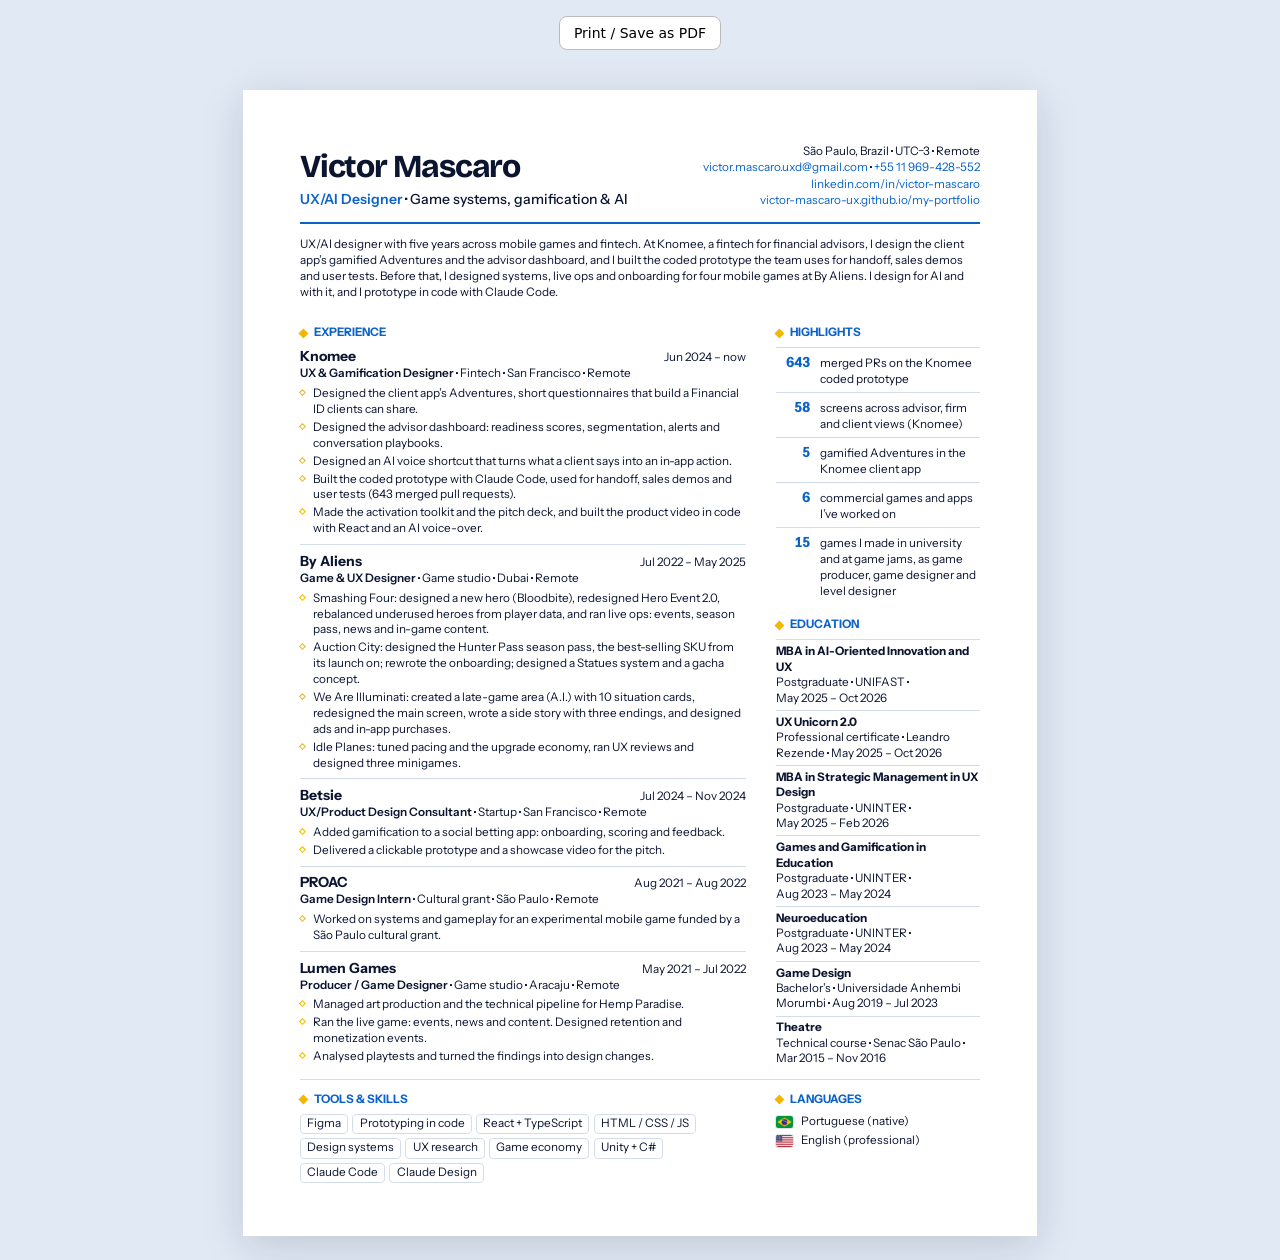
<file: cv.html>
<!doctype html>
<html lang="en">
<head>
<meta charset="utf-8">
<meta name="viewport" content="width=device-width, initial-scale=1">
<title>Victor Mascaro · CV</title>
<meta name="robots" content="noindex">
<link rel="icon" href="assets/brand/favicon/favicon.ico" sizes="32x32">
<link rel="icon" href="assets/brand/favicon/favicon.svg" type="image/svg+xml">
<style>
  /* Printable CV, rendered to PDF (A4). Content comes from assets/js/content.js.
     Kept simple for recruiters and applicant-tracking systems: one text font (the brand font only for the name),
     three sizes (name, headings, body), two text colours (dark and blue), contact details at the top, and
     nothing positioned or letter-spaced inside text, so the PDF's text reads in the order it's laid out. */
  @font-face { font-family: 'Bricolage Grotesque'; src: url('assets/fonts/bricolage-grotesque-latin-standard-normal.woff2') format('woff2'); font-weight: 200 800; font-stretch: 75% 100%; }
  @font-face { font-family: 'Instrument Sans'; src: url('assets/fonts/instrument-sans-latin-standard-normal.woff2') format('woff2'); font-weight: 400 700; }
  :root { --ink: #0B1530; --accent: #0B63C9; --line: #D2DCEB; --gold: #F2B705; --paper: #FFFFFF; --t-name: 24pt; --t-head: 10.5pt; --t-body: 8.8pt; }
  @page { size: A4; margin: 11mm 14mm 9mm 14mm; }
  * { box-sizing: border-box; }
  html, body { margin: 0; background: #E1E9F5; color: var(--ink); }
  body { font-family: 'Instrument Sans', 'Segoe UI', system-ui, sans-serif; font-size: var(--t-body); line-height: 1.36; -webkit-print-color-adjust: exact; print-color-adjust: exact; }
  .page { width: 210mm; min-height: 297mm; margin: 24px auto; padding: 14mm 15mm; background: var(--paper); box-shadow: 0 10px 40px rgba(11, 18, 32, .15); }
  @media print { html, body { background: #fff; } .page { margin: 0; padding: 0; width: auto; min-height: 0; box-shadow: none; } .noprint { display: none; } }
  h1, h2, h3 { margin: 0; font-size: inherit; }
  p { margin: 0; }
  ul { margin: 0; padding: 0; list-style: none; }
  a { color: var(--accent); text-decoration: none; }
  .head { display: grid; grid-template-columns: 1fr auto; gap: 6mm; align-items: end; padding-bottom: 3.5mm; border-bottom: 2px solid var(--accent); }
  .name { font-family: 'Bricolage Grotesque', 'Avenir Next', sans-serif; font-size: var(--t-name); font-weight: 750; line-height: .95; letter-spacing: -.035em; }
  .role { font-size: var(--t-head); font-weight: 600; margin-top: 2mm; color: var(--accent); }
  .role span { color: var(--ink); font-weight: 500; }
  .contact { text-align: right; line-height: 1.4; }
  .summary { margin: 3.5mm 0 0; }
  .grid { display: grid; grid-template-columns: minmax(0, 1fr) 54mm; gap: 8mm; margin-top: 3mm; }
  .sec-t { font-weight: 700; text-transform: uppercase; color: var(--accent); display: flex; align-items: center; gap: 2mm; margin: 3.5mm 0 1.6mm; }
  .sec-t::before { content: ""; width: 1.8mm; height: 1.8mm; background: var(--gold); transform: rotate(45deg); flex: none; }
  .job { padding: 1.8mm 0; border-top: 1px solid var(--line); break-inside: avoid; }
  .job:first-of-type { border-top: 0; padding-top: 0; }
  .job-h { display: flex; justify-content: space-between; gap: 4mm; align-items: baseline; }
  .job-org { font-size: var(--t-head); font-weight: 700; }
  .job-role { font-weight: 600; }
  .job-role span { font-weight: 400; }
  .job ul { margin-top: 1mm; display: grid; gap: .5mm; }
  /* a hanging diamond drawn inline: nothing positioned, so each bullet's text stays with its job in the PDF */
  .job li { padding-left: 3.4mm; text-indent: -3.4mm; }
  .job li::before { content: ""; box-sizing: border-box; display: inline-block; width: 1.3mm; height: 1.3mm; margin-right: 2.1mm; border: 1px solid var(--gold); transform: rotate(45deg); vertical-align: .18em; }   /* 1.3 + 2.1 = the 3.4mm indent, border included, so the first line lines up with the rest */
  .side .block + .block { margin-top: .5mm; }
  .metric { display: grid; grid-template-columns: 9mm 1fr; column-gap: 2.6mm; padding: 1.2mm 0; border-top: 1px solid var(--line); align-items: baseline; }
  .metric:first-child { border-top: 0; }
  .metric b { font-size: var(--t-head); font-weight: 700; color: var(--accent); text-align: right; font-variant-numeric: tabular-nums; }
  .edu { padding: 1mm 0; border-top: 1px solid var(--line); line-height: 1.32; }
  .edu:first-child { border-top: 0; }
  .edu b { display: block; }
  .edu span { display: block; }
  .edu i, .job-when { font-style: normal; white-space: nowrap; }   /* a date range never breaks across lines */
  .langs { display: grid; gap: 1mm; }
  .langs li { display: flex; align-items: center; gap: 2mm; }
  .langs img { width: 4.6mm; height: 3.2mm; border-radius: .6mm; object-fit: cover; box-shadow: 0 0 0 .2mm var(--line); flex: none; }
  /* the separator dot: a little bolder than the text, with a normal space on each side */
  span.sep { display: inline; font-weight: 700; }
  .tags { display: flex; flex-wrap: wrap; gap: 1.2mm; }
  .tags li { padding: .3mm 1.6mm; border: 1px solid var(--line); border-radius: 1.2mm; }
  .row2 { display: grid; grid-template-columns: minmax(0, 1fr) 54mm; gap: 8mm; border-top: 1px solid var(--line); margin-top: 2mm; }
  .row2 .sec-t { margin-top: 3mm; }
  .noprint { text-align: center; padding: 16px; font: 14px system-ui; }
  .noprint button { font: inherit; padding: 8px 14px; border-radius: 8px; border: 1px solid #bbb; background: #fff; cursor: pointer; }
</style>
</head>
<body>
<p class="noprint"><button type="button" onclick="window.print()">Print / Save as PDF</button></p>
<div class="page" id="cv"></div>
<script src="assets/js/content.js"></script>
<script>
(function () {
  var C = window.CONTENT;
  var q = new URLSearchParams(location.search);
  var lang = q.get('lang') === 'pt' ? 'pt' : 'en';
  document.documentElement.lang = lang === 'pt' ? 'pt-BR' : 'en';
  function L(v) { return typeof v === 'string' ? v : (v[lang] || v.en); }
  function esc(s) { return String(s).replace(/[&<>"]/g, function (c) { return ({ '&': '&amp;', '<': '&lt;', '>': '&gt;', '"': '&quot;' })[c]; }); }
  var T = {
    en: { title: 'UX/AI Designer', sub: 'Game systems, gamification & AI', sum: 'UX/AI designer with five years across mobile games and fintech. At Knomee, a fintech for financial advisors, I design the client app’s gamified Adventures and the advisor dashboard, and I built the coded prototype the team uses for handoff, sales demos and user tests. Before that, I designed systems, live ops and onboarding for four mobile games at By Aliens. I design for AI and with it, and I prototype in code with Claude Code.', exp: 'Experience', res: 'Highlights', edu: 'Education', tools: 'Tools & skills', langs: 'Languages', langsV: 'Portuguese (native) · English (professional)', loc: 'São Paulo, Brazil · UTC−3 · Remote' },
    pt: { title: 'UX/AI Designer', sub: 'Sistemas de jogo, gamificação e IA', sum: 'UX/AI designer com cinco anos entre jogos mobile e fintech. Na Knomee, uma fintech para assessores financeiros, desenho as Adventures gamificadas do app do cliente e o dashboard do assessor, e construí o protótipo em código que o time usa em handoff, demos de vendas e testes com usuários. Antes, na By Aliens, desenhei sistemas, live ops e onboarding para quatro jogos mobile. Desenho para IA e com IA, e prototipo em código com o Claude Code.', exp: 'Experiência', res: 'Destaques', edu: 'Formação', tools: 'Ferramentas e habilidades', langs: 'Idiomas', langsV: 'Português (nativo) · Inglês (profissional)', loc: 'São Paulo, Brasil · UTC−3 · Remoto' }
  }[lang];
  var site = 'victor-mascaro-ux.github.io/my-portfolio';
  var results = [
    ['643', { en: 'merged PRs on the Knomee coded prototype', pt: 'PRs mergeados no protótipo em código da Knomee' }],
    ['58', { en: 'screens across advisor, firm and client views (Knomee)', pt: 'telas nas visões de assessor, empresa e cliente (Knomee)' }],
    ['5', { en: 'gamified Adventures in the Knomee client app', pt: 'Adventures gamificadas no app do cliente da Knomee' }],
    ['6', { en: 'commercial games and apps I’ve worked on', pt: 'jogos e apps comerciais em que trabalhei' }],
    ['15', { en: 'games I made in university and at game jams, as game producer, game designer and level designer', pt: 'jogos que fiz na faculdade e em game jams, como produtor de jogos, game designer e level designer' }]
  ];
  var tools = { en: ['Figma', 'Prototyping in code', 'React + TypeScript', 'HTML / CSS / JS', 'Design systems', 'UX research', 'Game economy', 'Unity + C#', 'Claude Code', 'Claude Design'], pt: ['Figma', 'Prototipação em código', 'React + TypeScript', 'HTML / CSS / JS', 'Design systems', 'Pesquisa de UX', 'Economia de jogos', 'Unity + C#', 'Claude Code', 'Claude Design'] }[lang];
  // education, newest first: by the month it ended, then the month it started
  var MONTHS = 'JanFebMarAprMayJunJulAugSepOctNovDec';
  var years = function (s) {
    var w = typeof s.when === 'string' ? s.when : s.when.en, d = [];
    w.replace(/(?:([A-Z][a-z]{2}) )?(\d{4})/g, function (_, m, y) { d.push(+y * 12 + (m ? MONTHS.indexOf(m) / 3 : 0)); });
    if (/now/.test(w)) d.push(Infinity);   // a job that's still going ends last
    return d.length ? [d[d.length - 1], d[0]] : [0, 0];
  };
  var newestFirst = function (a, b) { var ya = years(a), yb = years(b); return (yb[0] - ya[0]) || (yb[1] - ya[1]); };
  // jobs, newest first, the same way: by the month each ended, then the month it started
  var jobs = C.experience.slice().sort(newestFirst);
  var inProgress = C.skills.filter(function (s) { return s.status === 'progress'; });
  var edu = C.skills.filter(function (s) { return s.status === 'done'; }).slice().sort(newestFirst).map(function (s) {
    var when = typeof s.when === 'string' ? s.when : L(s.when);
    return '<div class="edu"><b>' + esc(L(s.name)) + '</b><span>' + esc(L(s.kind)) + ' · <i>' + esc(when) + '</i></span></div>';
  }).join('');
  if (inProgress.length) edu = '<div class="edu"><b>' + (lang === 'pt' ? 'Cursando (2025 –)' : 'In progress (2025 –)') + '</b><span>' +
    inProgress.map(function (s) { return esc(L(s.name)); }).join(' · ') + '</span></div>' + edu;
  // contact details at the top, where recruiters and parsers look first: place, email, phone, LinkedIn, portfolio
  var linkedin = C.person.linkedin.replace(/^https?:\/\/(www\.)?/, '').replace(/\/$/, '');
  var contact = [esc(T.loc),
    '<a href="mailto:' + esc(C.person.email) + '">' + esc(C.person.email) + '</a>' + (C.person.phone ? ' · <a href="tel:' + esc(C.person.phone.replace(/[^\d+]/g, '')) + '">' + esc(C.person.phone) + '</a>' : ''),
    '<a href="' + esc(C.person.linkedin) + '">' + esc(linkedin) + '</a>',
    '<a href="https://' + site + '">' + site + '</a>'].join('<br>');
  var html =
    '<header class="head"><div><h1 class="name">Victor Mascaro</h1><p class="role">' + T.title + '<span> · ' + T.sub + '</span></p></div>' +
    '<p class="contact">' + contact + '</p></header>' +
    '<p class="summary">' + esc(T.sum) + '</p>' +
    '<div class="grid"><section><h2 class="sec-t">' + T.exp + '</h2>' +
    jobs.map(function (x) {
      return '<article class="job"><div class="job-h"><h3 class="job-org">' + esc(x.org) + '</h3><span class="job-when">' + esc(L(x.when)) + '</span></div>' +
        '<p class="job-role">' + esc(L(x.role)) + '<span> · ' + esc(L(x.where)) + '</span></p>' +
        '<ul>' + x.points[lang].map(function (p) { return '<li>' + esc(p) + '</li>'; }).join('') + '</ul></article>';
    }).join('') + '</section>' +
    '<aside class="side"><div class="block"><h2 class="sec-t">' + T.res + '</h2>' + results.map(function (r) { return '<div class="metric"><b>' + r[0] + '</b><span>' + esc(L(r[1])) + '</span></div>'; }).join('') + '</div>' +
    '<div class="block"><h2 class="sec-t">' + T.edu + '</h2>' + edu + '</div></aside></div>' +
    '<div class="row2"><div><h2 class="sec-t">' + T.tools + '</h2><ul class="tags">' + tools.map(function (x) { return '<li>' + esc(x) + '</li>'; }).join('') + '</ul></div>' +
    '<div><h2 class="sec-t">' + T.langs + '</h2><ul class="langs">' + T.langsV.split(' · ').map(function (l, i) {
      return '<li><img src="assets/img/flags/' + ['br.webp', 'us.svg'][i] + '" alt="" width="20" height="14">' + esc(l) + '</li>';
    }).join('') + '</ul></div></div>';
  document.getElementById('cv').innerHTML = html;

  // every " · " becomes a span, so the dot can be drawn a little bolder (the text stays " · ")
  function sepify(rootNode) {
    var walker = document.createTreeWalker(rootNode, NodeFilter.SHOW_TEXT), hits = [];
    for (var n; (n = walker.nextNode());) {
      var el = n.parentElement;
      if (n.nodeValue.indexOf(' · ') >= 0 && el && !el.closest('script, style, textarea, .tw, .sep')) hits.push(n);
    }
    hits.forEach(function (n) {
      var frag = document.createDocumentFragment();
      n.nodeValue.split(' · ').forEach(function (part, i) {
        if (i) { var s = document.createElement('span'); s.className = 'sep'; s.textContent = ' · '; frag.appendChild(s); }
        if (part) frag.appendChild(document.createTextNode(part));
      });
      n.parentNode.replaceChild(frag, n);
    });
  }
  sepify(document.getElementById('cv'));
})();
</script>
</body>
</html>
</file>
<file: assets/css/main.css>
/* ==========================================================================
   Victor Mascaro — portfolio
   Layout concept: an annotated design canvas. Content sits on a dotted
   canvas; a sticky HUD carries the game layer (XP).
   ========================================================================== */

/* ---------- Fonts (self-hosted, variable) ---------- */
@font-face {
  font-family: 'Bricolage Grotesque';
  src: url('../fonts/bricolage-grotesque-latin-standard-normal.woff2') format('woff2-variations'),
       url('../fonts/bricolage-grotesque-latin-standard-normal.woff2') format('woff2');
  font-weight: 200 800; font-stretch: 75% 100%; font-display: swap;
}
@font-face {
  font-family: 'Instrument Sans';
  src: url('../fonts/instrument-sans-latin-standard-normal.woff2') format('woff2-variations'),
       url('../fonts/instrument-sans-latin-standard-normal.woff2') format('woff2');
  font-weight: 400 700; font-stretch: 75% 100%; font-style: normal; font-display: swap;
}
@font-face {
  font-family: 'Instrument Sans';
  src: url('../fonts/instrument-sans-latin-standard-italic.woff2') format('woff2-variations'),
       url('../fonts/instrument-sans-latin-standard-italic.woff2') format('woff2');
  font-weight: 400 700; font-stretch: 75% 100%; font-style: italic; font-display: swap;
}
@font-face {
  font-family: 'JetBrains Mono';
  src: url('../fonts/jetbrains-mono-latin-wght-normal.woff2') format('woff2-variations'),
       url('../fonts/jetbrains-mono-latin-wght-normal.woff2') format('woff2');
  font-weight: 100 800; font-display: swap;
}

/* ---------- Design tokens ----------
   Palette "Viktory Night" · rule 60 · 30 · 10
   60  ice / navy neutrals: ice-white paper (light) / deep navy paper (dark)
   30  neon blue: primary actions, the player card, card art, the contact band
   10  trophy gold: progress, highlights, the one gold CTA per area
*/
:root {
  /* 60 — neutrals (light) */
  --paper: #EEF3FA;
  --paper-2: #E1E9F5;
  --dot: rgba(11, 21, 48, .12);
  --surface: #F8FAFD;
  --surface-2: #E7EEF8;
  --ink: #0B1530;
  --ink-2: #26345A;
  --muted: #4F5F82;
  --line: #D2DCEB;
  --line-2: #B8C6DC;

  /* 30 — neon blue */
  --accent: #0B63C9;
  --accent-ink: #FFFFFF;
  --accent-soft: #DCE9FB;
  --blue-deep: #13235A;
  --blue-deep-2: #1F3E92;
  --on-blue: #F5F6F8;
  --on-blue-2: #A9BCEA;
  --on-blue-line: rgba(245, 246, 248, .18);
  /* Contact and the Lab offer: the page colours in the light theme, the deep-blue band in the dark one */
  --contact-bg: var(--paper); --contact-bg-2: var(--accent-soft); --contact-ink: var(--ink); --contact-ink-2: var(--ink-2); --contact-line: var(--dot);
  --contact-cta: var(--accent); --contact-cta-ink: var(--accent-ink); --contact-focus: var(--accent); --contact-screen: var(--surface);

  /* 10 — trophy gold */
  --gold: #F2B705;
  --gold-ink: #7E5600;
  --gold-soft: #FDF0C4;
  --on-gold: #1F1600;
  --note: #FFD84D;
  --note-ink: #382800;
  --note-edge: #E3B214;

  /* semantic + surfaces */
  --good-dot: #2FBF7A;
  --toast-bg: #0B1530;
  --toast-fg: #EEF3FA;
  --scrim: rgba(5, 10, 26, .55);
  --frost: rgba(238, 243, 250, .82);
  --frost-strong: rgba(248, 250, 253, .93);
  --shadow-sm: 0 1px 2px rgba(11, 21, 48, .06), 0 2px 8px rgba(11, 21, 48, .05);
  --shadow: 0 1px 2px rgba(11, 21, 48, .06), 0 12px 32px -8px rgba(11, 21, 48, .16);
  --shadow-lg: 0 2px 6px rgba(11, 21, 48, .08), 0 32px 64px -16px rgba(11, 21, 48, .30);
  /* pictures: one corner radius and a blue glow (softer in light mode, stronger in dark) */
  --pic-shadow: 0 0 0 1px rgba(11, 99, 201, .12), 0 0 28px -4px rgba(11, 99, 201, .4);
  --pic-drop: drop-shadow(0 0 14px rgba(11, 99, 201, .4));
  --lb-glow: drop-shadow(0 0 34px rgba(79, 195, 247, .55));
  /* the player card: light blue instead of gold (level, portrait ring, CV button; its frame is chrome), and its neon glow */
  --card-hi: #4FC3F7; --card-hi-ink: #06122B;
  /* company logos always sit on white, in both themes */
  --logo-bg: #FFFFFF;
  /* Work tab: one band per project section, all from the palette (blue, the page itself, slate, sky) */
  --band-1: #E1EBF9; --band-2: var(--paper); --band-3: #E3E8F1; --band-4: #DCEFF9;
  --card-glow: 0 0 44px -6px rgba(11, 99, 201, .42), 0 0 110px -20px rgba(11, 99, 201, .3);
  --scrim: rgba(4, 8, 22, .72);
  --glow: rgba(11, 99, 201, .10);

  /* Card art backdrops (blue family, same in both themes) */
  --tone-deep: #13235A;
  --tone-deep-2: #2346A0;
  --tone-night: #08102A;
  --tone-blue: #1E5FD0;
  --tone-pale: #DCE9FB;

  /* Type */
  --f-display: 'Bricolage Grotesque', 'Avenir Next', 'Segoe UI', system-ui, sans-serif;
  --f-body: 'Instrument Sans', 'Segoe UI', system-ui, -apple-system, 'Helvetica Neue', sans-serif;
  --f-mono: 'JetBrains Mono', ui-monospace, 'SFMono-Regular', Menlo, Consolas, monospace;
  --t-hero: clamp(2.6rem, 1.3rem + 5vw, 5.6rem);
  --t-h2: clamp(2rem, 1.25rem + 2.9vw, 3.35rem);
  --t-h3: clamp(1.3rem, 1.1rem + .8vw, 1.7rem);
  --t-lg: clamp(1.0625rem, 1rem + .3vw, 1.25rem);
  --t-body: 1.0625rem;
  --t-sm: .9375rem;
  --t-xs: .8125rem;
  --t-label: .72rem;

  /* Space & shape */
  --gutter: max(clamp(16px, 4vw, 40px), env(safe-area-inset-left, 0px));
  --gutter-r: max(clamp(16px, 4vw, 40px), env(safe-area-inset-right, 0px));
  --maxw: 1240px;
  --section-gap: clamp(80px, 10vw, 140px);
  --hud-h: 64px;
  --r-sm: 8px;
  --r: 14px;
  --r-lg: 22px;

  /* Motion */
  --ease: cubic-bezier(.2, .8, .2, 1);
  --ease-out: cubic-bezier(.16, 1, .3, 1);
  --ease-pop: cubic-bezier(.34, 1.56, .64, 1);
  --dur-1: .18s;
  --dur-2: .35s;
  --dur-3: .7s;
  color-scheme: light;
}

@media (prefers-color-scheme: dark) {
  :root:not([data-theme="light"]) {
    --paper: #0A1430; --paper-2: #0E1A3A; --dot: rgba(120, 170, 255, .10);
    --surface: #111E43; --surface-2: #16264F;
    --ink: #EEF3FF; --ink-2: #C5D0EA; --muted: #8E9CC2;
    --line: #1E2C56; --line-2: #2A3A69;
    --accent: #4FC3F7; --accent-ink: #06122B; --accent-soft: #102E57;
    --blue-deep: #15265C; --blue-deep-2: #2346A0; --on-blue: #F5F6F8; --on-blue-2: #A9BCEA; --on-blue-line: rgba(245, 246, 248, .18);
    --contact-bg: var(--blue-deep); --contact-bg-2: var(--blue-deep-2); --contact-ink: var(--on-blue); --contact-ink-2: var(--on-blue-2); --contact-line: var(--on-blue-line);
    --contact-cta: var(--card-hi); --contact-cta-ink: var(--card-hi-ink); --contact-focus: var(--gold); --contact-screen: rgba(8, 16, 42, .6);
    --gold: #FFC83D; --gold-ink: #FFC83D; --gold-soft: #2E250B; --on-gold: #1F1600;
    --note: #FFD84D; --note-ink: #382800; --note-edge: #E3B214;
    --good-dot: #3FD08A;
    --toast-bg: #16264F; --toast-fg: #EEF3FF;
    --scrim: rgba(2, 6, 18, .68);
    --frost: rgba(10, 20, 48, .82); --frost-strong: rgba(17, 30, 67, .93);
    --shadow-sm: 0 1px 2px rgba(0, 0, 0, .4);
    --shadow: 0 1px 2px rgba(0, 0, 0, .4), 0 14px 36px -10px rgba(0, 0, 0, .6);
    --shadow-lg: 0 2px 6px rgba(0, 0, 0, .4), 0 36px 72px -18px rgba(0, 0, 0, .75);
    --pic-shadow: 0 0 0 1px rgba(79, 195, 247, .24), 0 0 36px -2px rgba(79, 195, 247, .5); --pic-drop: drop-shadow(0 0 16px rgba(79, 195, 247, .5)); --card-glow: 0 0 48px -4px rgba(79, 195, 247, .5), 0 0 130px -16px rgba(79, 195, 247, .38);
    --glow: rgba(79, 195, 247, .12);
    --band-1: #0F2350; --band-2: var(--paper); --band-3: #070E25; --band-4: #0E2A44;
    color-scheme: dark;
  }
}
:root[data-theme="dark"] {
  --paper: #0A1430; --paper-2: #0E1A3A; --dot: rgba(120, 170, 255, .10);
  --surface: #111E43; --surface-2: #16264F;
  --ink: #EEF3FF; --ink-2: #C5D0EA; --muted: #8E9CC2;
  --line: #1E2C56; --line-2: #2A3A69;
  --accent: #4FC3F7; --accent-ink: #06122B; --accent-soft: #102E57;
  --blue-deep: #15265C; --blue-deep-2: #2346A0; --on-blue: #F5F6F8; --on-blue-2: #A9BCEA; --on-blue-line: rgba(245, 246, 248, .18);
  --contact-bg: var(--blue-deep); --contact-bg-2: var(--blue-deep-2); --contact-ink: var(--on-blue); --contact-ink-2: var(--on-blue-2); --contact-line: var(--on-blue-line);
  --contact-cta: var(--card-hi); --contact-cta-ink: var(--card-hi-ink); --contact-focus: var(--gold); --contact-screen: rgba(8, 16, 42, .6);
  --gold: #FFC83D; --gold-ink: #FFC83D; --gold-soft: #2E250B; --on-gold: #1F1600;
  --note: #FFD84D; --note-ink: #382800; --note-edge: #E3B214;
  --good-dot: #3FD08A;
  --toast-bg: #16264F; --toast-fg: #EEF3FF;
  --scrim: rgba(2, 6, 18, .68);
  --frost: rgba(10, 20, 48, .82); --frost-strong: rgba(17, 30, 67, .93);
  --shadow-sm: 0 1px 2px rgba(0, 0, 0, .4);
  --shadow: 0 1px 2px rgba(0, 0, 0, .4), 0 14px 36px -10px rgba(0, 0, 0, .6);
  --shadow-lg: 0 2px 6px rgba(0, 0, 0, .4), 0 36px 72px -18px rgba(0, 0, 0, .75);
  --pic-shadow: 0 0 0 1px rgba(79, 195, 247, .24), 0 0 36px -2px rgba(79, 195, 247, .5); --pic-drop: drop-shadow(0 0 16px rgba(79, 195, 247, .5)); --card-glow: 0 0 48px -4px rgba(79, 195, 247, .5), 0 0 130px -16px rgba(79, 195, 247, .38);
  --glow: rgba(79, 195, 247, .12);
  --band-1: #0F2350; --band-2: var(--paper); --band-3: #070E25; --band-4: #0E2A44;
  color-scheme: dark;
}

/* ---------- Base ---------- */
*, *::before, *::after { box-sizing: border-box; }
html { -webkit-text-size-adjust: 100%; scroll-behavior: smooth; scroll-padding-top: calc(var(--hud-h) + 24px); }
body {
  margin: 0;
  background-color: var(--paper);
  background-image: radial-gradient(var(--dot) 1px, transparent 1.3px);
  background-size: 24px 24px;
  color: var(--ink);
  font-family: var(--f-body);
  font-size: var(--t-body);
  line-height: 1.6;
  font-stretch: 100%;
  -webkit-font-smoothing: antialiased;
  text-rendering: optimizeLegibility;
  overflow-x: hidden;
}
body::before {
  content: ""; position: fixed; inset: 0 0 auto; height: env(safe-area-inset-top, 0px); z-index: 60;
  background: var(--paper);
}
img { max-width: 100%; height: auto; display: block; }
[hidden] { display: none !important; }
a { color: inherit; }
button { font: inherit; color: inherit; }
h1, h2, h3, h4 { margin: 0; font-family: var(--f-display); font-weight: 650; line-height: 1.08; text-wrap: balance; letter-spacing: -.02em; }
p { margin: 0; }
ul, ol { margin: 0; padding: 0; list-style: none; }
kbd {
  font-family: var(--f-mono); font-size: .72em; font-weight: 600; line-height: 1;
  display: inline-flex; align-items: center; justify-content: center; min-width: 1.7em; height: 1.7em; padding: 0 .4em;
  border: 1px solid var(--line-2); border-bottom-width: 2px; border-radius: 6px; background: var(--surface); color: var(--ink-2);
  vertical-align: .1em;
}
::selection { background: var(--note); color: var(--note-ink); }
:focus-visible { outline: 2.5px solid var(--accent); outline-offset: 3px; border-radius: 6px; }
.sr-only { position: absolute !important; width: 1px; height: 1px; overflow: hidden; clip: rect(0 0 0 0); white-space: nowrap; }
.skip {
  position: fixed; left: 16px; top: calc(env(safe-area-inset-top, 0px) + 8px); z-index: 200; padding: 10px 16px; border-radius: var(--r-sm);
  background: var(--ink); color: var(--paper); text-decoration: none; transform: translateY(-160%); transition: transform .2s var(--ease);
}
.skip:focus { transform: none; }

.wrap {
  width: 100%; max-width: var(--maxw); margin-inline: auto;
  padding-left: var(--gutter); padding-right: var(--gutter-r);
}
.label, .eyebrow {
  font-family: var(--f-mono); font-size: var(--t-label); font-weight: 600; letter-spacing: .1em; text-transform: uppercase; color: var(--muted);
}
.eyebrow { display: inline-flex; align-items: center; gap: 10px; }
.eyebrow::before { content: ""; width: 8px; height: 8px; border-radius: 2px; background: var(--gold); transform: rotate(45deg); flex: none; position: relative; top: -.06em; }
/* highlight: a few words of a sentence in color, one per block, never underlined (the gold underline is the hero title's) */
.hl { color: var(--accent); font-weight: 700; }
.hl-gold { color: var(--gold-ink); font-weight: 700; }

/* ---------- Buttons ---------- */
.btn {
  display: inline-flex; align-items: center; justify-content: center; gap: 10px;
  min-height: 48px; padding: 0 22px; border-radius: 12px; border: 1.5px solid transparent;
  font-family: var(--f-body); font-size: var(--t-sm); font-weight: 600; letter-spacing: .005em; text-decoration: none;
  cursor: pointer; transition: transform .18s var(--ease), background-color .18s, border-color .18s, box-shadow .18s, color .18s;
  white-space: nowrap;
}
.btn svg { width: 18px; height: 18px; fill: none; stroke: currentColor; stroke-width: 2; stroke-linecap: round; stroke-linejoin: round; flex: none; }
.btn { position: relative; overflow: hidden; transform: translate3d(var(--mx, 0px), calc(var(--my, 0px) + var(--lift, 0px)), 0) scale(var(--press, 1)); }
.btn:hover { --lift: -2px; }
.btn:active { --lift: 0px; --press: .96; transition-duration: .08s; }
.btn-primary { background: var(--accent); color: var(--accent-ink); box-shadow: var(--shadow-sm), inset 0 -2px 0 color-mix(in srgb, #000 18%, transparent); }
.btn-primary:hover { box-shadow: var(--shadow); }
.btn-ghost { border-color: var(--line-2); color: var(--ink); background: transparent; }
.btn-ghost:hover { border-color: var(--ink); background: var(--surface); }
.btn-small { min-height: 38px; padding: 0 14px; font-size: var(--t-xs); border-radius: 10px; gap: 8px; }
.btn-small svg { width: 16px; height: 16px; }

.tool {
  display: inline-flex; align-items: center; gap: 8px; height: 38px; padding: 0 12px; border-radius: 10px;
  border: 1px solid var(--line); background: var(--surface); color: var(--ink); cursor: pointer;
  font-size: var(--t-xs); font-weight: 600; transition: background-color .18s, border-color .18s, color .18s, transform .18s var(--ease);
}
.tool:hover { border-color: var(--line-2); }
.tool svg { width: 18px; height: 18px; fill: none; stroke: currentColor; stroke-width: 1.8; stroke-linecap: round; stroke-linejoin: round; }
.tool.icon { width: 38px; padding: 0; justify-content: center; }
.xp-on { display: none; font-family: var(--f-mono); font-size: .74rem; font-weight: 700; letter-spacing: .02em; white-space: nowrap; }
.game-off .xp-on { display: inline-flex; }
.xp-on:hover { border-color: var(--accent); color: var(--accent); }
.tool kbd { font-size: .68rem; height: 1.6em; }

/* ---------- HUD ---------- */
.hud {
  position: sticky; top: env(safe-area-inset-top, 0px); z-index: 50;
  background: var(--frost); -webkit-backdrop-filter: saturate(1.4) blur(14px); backdrop-filter: saturate(1.4) blur(14px);
  border-bottom: 1px solid transparent; transition: border-color .25s;
}
.hud.is-scrolled { border-bottom-color: var(--line); }
.hud-inner { height: var(--hud-h); display: flex; align-items: center; gap: 24px; }
.brand { display: inline-flex; align-items: center; gap: 12px; text-decoration: none; flex: none; }
.brand-mark {
  width: 34px; height: 34px; display: grid; place-items: center; border-radius: 9px;
  background: var(--accent); color: var(--accent-ink); font-family: var(--f-display); font-weight: 800; font-size: .86rem; letter-spacing: -.02em;
  box-shadow: inset 0 -3px 0 var(--gold);
}

/* ---------- Logo · Selection (from the logo kit, assets/brand/README.md) ---------- */
/* Header lockup (UI version): framed name + cursor, no tag (the four-part tag is too long for a 64px header).
   Fixed 1.5px strokes so it stays crisp at 18px. */
.vm-brand {
  display: inline-flex;
  align-items: center;           /* everything aligns to the vertical middle */
  gap: 10px;
  text-decoration: none;
  color: var(--ink);
}

.vm-brand__lockup {
  display: inline-flex;
  align-items: center;
  gap: 10px;
}

.vm-brand__frame {
  position: relative;
  /* the 1.5px frame is an inset shadow, not a border: Chrome and Edge round a 1.5px border down to 1px.
     Padding = the spec's 7px / 9px + the 1.5px line, so the frame keeps the same size */
  padding: 8.5px 10.5px;         /* 7px measured from cap height and baseline, inside the line */
  border: 0;
  box-shadow: inset 0 0 0 1.5px var(--accent);
  font-family: var(--f-display);
  font-weight: 720;
  font-variation-settings: 'opsz' 48;
  font-size: 18px;
  line-height: 1;
  letter-spacing: -0.03em;
  white-space: nowrap;
  color: var(--ink);
  text-box: trim-both cap alphabetic;   /* optical vertical centering */
}

/* Handles: SVG squares (crisp at any zoom), side = 5 x the 1.5px stroke, centered on each corner */
.vm-brand__handle {
  position: absolute;
  width: 7.5px;
  height: 7.5px;
  overflow: visible;
}
.vm-brand__handle rect { fill: var(--paper); stroke: var(--accent); stroke-width: 1px; }
/* measured from the frame's outer edge (no border box now): -3px centres each handle on the 1.5px line */
.vm-brand__handle--tl { left: -3px;  top: -3px; }
.vm-brand__handle--tr { right: -3px; top: -3px; }
.vm-brand__handle--bl { left: -3px;  bottom: -3px; }
.vm-brand__handle--br { right: -3px; bottom: -3px; }

/* Cursor: always shown, tip on the bottom-right handle. On hover it nudges as if dragging the handle. */
.vm-brand__cursor {
  position: absolute;
  left: calc(100% - 1.5px);      /* the inner edge of the line, as with the original border */
  top: calc(100% - 1.5px);
  width: 12px;
  height: 16.5px;
  margin: -0.375px 0 0 -0.375px;  /* tip exactly on the handle centre */
  overflow: visible;
  transition: transform var(--dur-2, .35s) var(--ease-pop, ease);
  pointer-events: none;
}
.vm-brand:hover .vm-brand__cursor,
.vm-brand:focus-visible .vm-brand__cursor { transform: translate(3px, 3px); }


/* Browsers without text-box-trim (Firefox today): fall back to line-box padding */
@supports not (text-box: trim-both cap alphabetic) {
  .vm-brand__frame { padding: 5.5px 10.5px; }   /* 4px 9px inside the 1.5px line */
}

/* The header shows the app icon: the favicon tile with the selection frame and cursor (the framed-name lockup above stays available for other uses) */
img.brand-mark { display: block; background: none; box-shadow: none; }

/* Hero: the primary logo above the eyebrow, in the colourway that matches the theme */

.hud-nav { display: flex; gap: 4px; margin-left: 8px; }
.hud-nav a {
  position: relative; padding: 8px 12px; border-radius: 8px; text-decoration: none; color: var(--muted);
  font-size: var(--t-sm); font-weight: 550; transition: color .15s, background-color .15s;
  display: inline-flex; align-items: center; gap: 7px; white-space: nowrap;
}
.nav-icon { width: 16px; height: 16px; flex: none; fill: none; stroke: currentColor; stroke-width: 1.8; stroke-linecap: round; stroke-linejoin: round; }
.hud-nav a[aria-current="page"] .nav-icon { color: var(--accent); }
.hud-nav a:hover { color: var(--ink); background: color-mix(in srgb, var(--ink) 6%, transparent); }
.hud-nav a[aria-current="page"] { color: var(--ink); }
.mobile-nav a[aria-current="page"] { color: var(--accent); }
.hud-nav { position: relative; }
.nav-ind {
  position: absolute; left: 0; bottom: 2px; height: 3px; width: 0; border-radius: 3px; background: var(--gold); pointer-events: none;
  transform: translateX(var(--nx, 0px)); width: var(--nw, 0px); opacity: var(--no, 0);
  transition: transform .45s var(--ease-out), width .45s var(--ease-out), opacity .25s;
}
.hud-tools { margin-left: auto; display: flex; align-items: center; gap: 8px; }

.xp-btn {
  display: inline-flex; align-items: center; gap: 10px; height: 38px; padding: 0 12px 0 10px; border-radius: 10px;
  border: 1px solid var(--line); background: var(--surface); cursor: pointer; transition: border-color .18s;
}
.xp-btn:hover { border-color: var(--gold); }
.xp-level { font-family: var(--f-mono); font-size: .74rem; font-weight: 700; color: var(--gold-ink); letter-spacing: .02em; white-space: nowrap; }
.xp-track {
  position: relative; width: 72px; height: 8px; border-radius: 4px; overflow: hidden;
  background: repeating-linear-gradient(90deg, var(--line) 0 calc(20% - 2px), transparent calc(20% - 2px) 20%);
}
.xp-fill {
  position: absolute; inset: 0 auto 0 0; width: 0%; border-radius: 4px;
  background: linear-gradient(90deg, var(--gold), color-mix(in srgb, var(--gold) 70%, #fff));
  transition: width .8s var(--ease);
}
.xp-btn.bump { animation: bump .6s var(--ease-pop); }
@keyframes bump { 30% { transform: scale(1.08); } }

.lang-code { font-family: var(--f-mono); font-size: .74rem; font-weight: 700; letter-spacing: .04em; }
/* Flag of the current language. Both share a 20×14 box; the wider US flag is cropped from the right so its canton stays. */
.tool.lang-btn { gap: 7px; padding: 0 11px 0 10px; }
.tool .lang-flag { width: 20px; height: 14px; object-fit: cover; object-position: left center; border-radius: 3px; box-shadow: 0 0 0 1px var(--line); flex: none; }
.flag-br:not(:lang(pt-BR)), .flag-us:lang(pt-BR) { display: none; }
.i-moon { display: none; }
:root[data-theme="dark"] .i-sun { display: none; }
:root[data-theme="dark"] .i-moon { display: block; }
@media (prefers-color-scheme: dark) {
  :root:not([data-theme="light"]) .i-sun { display: none; }
  :root:not([data-theme="light"]) .i-moon { display: block; }
}
.menu-btn { display: none; }
.mobile-nav {
  display: grid; padding: 8px var(--gutter-r) 16px var(--gutter); border-top: 1px solid var(--line); background: var(--frost-strong);
}
.mobile-nav a { display: flex; align-items: center; gap: 12px; padding: 12px 4px; text-decoration: none; font-family: var(--f-display); font-size: 1.25rem; font-weight: 600; border-bottom: 1px solid var(--line); }
.mobile-nav a:last-child { border-bottom: 0; }
.mobile-nav .nav-icon { width: 20px; height: 20px; color: var(--accent); }
.game-off .game { display: none !important; }

/* ---------- Hero ---------- */
.hero {
  display: grid; grid-template-columns: minmax(0, 7fr) minmax(0, 5fr); gap: clamp(32px, 5vw, 72px); align-items: center;
  padding-top: clamp(40px, 7vw, 96px); padding-bottom: clamp(40px, 6vw, 80px);
}
.hero-copy { display: grid; gap: 28px; min-width: 0; }
/* The role is the headline; AI and game design come second, both in the accent */
.hero-title { display: grid; gap: .35em; font-weight: 700; letter-spacing: -.03em; font-variation-settings: "opsz" 96; }
.ht-main { font-size: var(--t-hero); line-height: .95; }
.ht-sub { font-size: clamp(1.35rem, .9rem + 1.8vw, 2.4rem); line-height: 1.15; font-weight: 650; letter-spacing: -.02em; color: var(--ink-2); max-width: 28ch; font-variation-settings: "opsz" 48; }
.xp-underline {
  color: var(--accent); padding-bottom: .08em;
  background-image:
    linear-gradient(var(--gold), var(--gold)),
    repeating-linear-gradient(90deg, var(--line-2) 0 calc(10% - 3px), transparent calc(10% - 3px) 10%);
  background-repeat: no-repeat;
  background-position: 0 95%, 0 95%;
  background-size: 0% .12em, 100% .12em;
  -webkit-box-decoration-break: clone; box-decoration-break: clone;
  animation: xpfill 1.4s 1.05s var(--ease-out) forwards;
}
@keyframes xpfill { to { background-size: 100% .12em, 100% .12em; } }
.hero-lede { font-size: var(--t-lg); color: var(--ink-2); max-width: 34em; line-height: 1.55; }
/* Hero shortcuts: one tile per tab */
.hero-tabs { display: grid; grid-template-columns: repeat(auto-fill, minmax(min(100%, 150px), 1fr)); gap: 10px; max-width: 620px; min-width: 0; }
/* the section's icon top left and a pill (Next, You're here) top right, then title and line */
.hero-tab {
  display: grid; grid-template-columns: auto minmax(0, 1fr); grid-template-areas: "icon badge" "title title" "sub sub"; gap: 2px 8px;
  align-content: start; padding: 12px 14px 13px; border-radius: 12px; text-decoration: none; color: var(--ink);
  background: var(--surface); border: 1px solid var(--line); box-shadow: var(--shadow-sm);
  transition: transform .25s var(--ease-out), border-color .2s, box-shadow .25s;
}
.hero-tab .ht-icon { grid-area: icon; width: 20px; height: 20px; margin-bottom: 8px; fill: none; stroke: currentColor; stroke-width: 1.8; stroke-linecap: round; stroke-linejoin: round; color: var(--accent); }
.hero-tab.is-primary .ht-icon { color: var(--accent-ink); }
.hero-tab[aria-current="page"] .ht-icon { color: var(--muted); }
.hero-tab > span { grid-area: sub; }
.hero-tab strong { grid-area: title; display: flex; align-items: center; justify-content: space-between; gap: 8px; font-family: var(--f-display); font-size: 1.04rem; font-weight: 680; letter-spacing: -.01em; }
.hero-tab strong svg { width: 16px; height: 16px; fill: none; stroke: currentColor; stroke-width: 2; stroke-linecap: round; stroke-linejoin: round; flex: none; transition: transform .25s var(--ease-out); }
.hero-tab > span { font-size: var(--t-xs); color: var(--muted); line-height: 1.4; }
.hero-tab:hover { transform: translateY(-2px); border-color: var(--accent); box-shadow: var(--shadow); }
.hero-tab:hover strong svg { transform: translateX(3px); }
.hero-tab:focus-visible { outline: 3px solid var(--accent); outline-offset: 2px; }
.hero-tab.is-primary { background: var(--accent); border-color: var(--accent); color: var(--accent-ink); }
.hero-tab.is-primary > span { color: var(--accent-ink); opacity: .9; }   /* .9 keeps the second line above 4.5:1 */
.hero-tabs > .is-wide { grid-column: 1 / -1; }   /* Projects: a row of its own, so the other six split evenly in 3 or 2 columns */

/* Player card */
.hero-card-wrap { display: flex; justify-content: flex-end; perspective: 1100px; min-width: 0; }
.player-card {
  --rx: 0deg; --ry: 0deg; --hx: 50%; --hy: 50%;
  --gold: var(--card-hi); --on-gold: var(--card-hi-ink);
  position: relative; width: min(100%, 384px); padding: 22px; border-radius: var(--r-lg);
  background:
    radial-gradient(120% 80% at 0% 0%, color-mix(in srgb, var(--blue-deep-2) 75%, transparent), transparent 62%),
    linear-gradient(165deg, var(--blue-deep-2) -10%, var(--blue-deep) 55%);
  color: var(--on-blue);
  box-shadow: var(--shadow-lg), 0 30px 80px -30px color-mix(in srgb, var(--blue-deep-2) 70%, transparent), var(--card-glow);
  transform: rotateX(var(--rx)) rotateY(var(--ry)) rotate(1.2deg);
  transform-style: preserve-3d; transition: transform .5s var(--ease); display: grid; gap: 18px;
  isolation: isolate;
}
.player-card.is-tilting { transition: transform .08s linear; }
.pc-holo {
  /* chrome frame: polished metal with hard-edged reflections, its shadows tinted by the card's navy;
     the shine lives only in the card's 6px border ring and slides as the card tilts */
  --c-hi: #fff; --c-mid: color-mix(in srgb, #fff 62%, var(--blue-deep)); --c-lo: color-mix(in srgb, #fff 20%, var(--blue-deep));
  position: absolute; inset: 0; border-radius: inherit; pointer-events: none; z-index: 2; padding: 6px;
  background: linear-gradient(115deg,
    var(--c-lo) 0%, var(--c-mid) 7%, var(--c-hi) 11%, var(--c-mid) 15%, var(--c-lo) 24%,
    var(--c-mid) 33%, var(--c-hi) 39%, var(--c-hi) 41%, var(--c-lo) 47%, var(--c-mid) 56%,
    var(--c-lo) 64%, var(--c-mid) 72%, var(--c-hi) 78%, var(--c-mid) 84%, var(--c-lo) 100%);
  background-size: 300% 300%;
  background-position: var(--hx) var(--hy);
  -webkit-mask: linear-gradient(#000 0 0) content-box, linear-gradient(#000 0 0);
  -webkit-mask-composite: xor; mask-composite: exclude;
  transition: background-position .6s var(--ease);
  animation: foil 7s ease-in-out infinite alternate;
}
@keyframes foil { from { background-position: 0% 40%; } to { background-position: 100% 60%; } }
.player-card.is-tilting .pc-holo { animation: none; transition: none; }
.player-card::after {
  /* soft sheen that follows the pointer */
  content: ""; position: absolute; inset: 0; border-radius: inherit; pointer-events: none; z-index: 1; opacity: 0; transition: opacity .35s;
  background: radial-gradient(380px circle at var(--hx) var(--hy), rgba(255, 255, 255, .16), transparent 55%);
}
.player-card:hover::after { opacity: 1; }
.pc-top { display: flex; justify-content: space-between; align-items: center; }
.pc-rarity { font-family: var(--f-mono); font-size: .68rem; font-weight: 600; letter-spacing: .1em; text-transform: uppercase; color: var(--on-blue-2); }
.pc-level {
  font-family: var(--f-mono); font-size: .74rem; font-weight: 800; color: var(--on-gold); background: var(--gold);
  padding: 4px 9px; border-radius: 6px; box-shadow: inset 0 -2px 0 rgba(0, 0, 0, .18);
}
.pc-portrait {
  position: relative; width: 104px; height: 104px; border-radius: 50%; overflow: hidden; margin-top: -4px;
  background: radial-gradient(circle at 50% 35%, color-mix(in srgb, var(--gold) 50%, #fff) 0 30%, var(--gold) 70%);
  box-shadow: 0 0 0 4px var(--blue-deep), 0 0 0 5.5px var(--gold);
}
.pc-portrait img { width: 100%; height: 100%; object-fit: cover; transform: scale(1.06); }
.pc-id { display: grid; gap: 4px; margin-top: -2px; }
.pc-name { font-size: 1.85rem; font-weight: 720; letter-spacing: -.03em; line-height: 1; color: var(--on-blue); }
/* the logo stands in for the name, role and subtitle: the full width of the card, its own clear space trimmed by the file's margins */
.pc-logo { margin: 2px 0 -4px; }
.pc-logo img { display: block; width: 100%; height: auto; }
.pc-class { display: grid; gap: 2px; font-weight: 600; font-size: var(--t-sm); }
.pc-sub { color: var(--on-blue-2); font-weight: 500; font-size: var(--t-xs); }
.pc-stats { margin: 0; display: grid; gap: 0; border-top: 1px dashed var(--on-blue-line); }
.pc-stats > div { display: grid; grid-template-columns: 96px minmax(0, 1fr); gap: 12px; padding: 8px 0; border-bottom: 1px dashed var(--on-blue-line); align-items: baseline; }
.pc-stats dt { font-family: var(--f-mono); font-size: .66rem; font-weight: 600; letter-spacing: .08em; text-transform: uppercase; color: var(--on-blue-2); }
.pc-stats dd { margin: 0; font-size: var(--t-xs); font-weight: 550; }
.pc-label { font-family: var(--f-mono); font-size: .66rem; font-weight: 600; letter-spacing: .08em; text-transform: uppercase; color: var(--on-blue-2); margin-bottom: 8px; }
.chips { display: flex; flex-wrap: wrap; gap: 6px; }
.chips li {
  font-size: .76rem; font-weight: 550; padding: 3px 9px; border-radius: 6px; background: var(--surface-2); border: 1px solid var(--line); color: var(--ink-2);
  transition: transform var(--dur-1) var(--ease), border-color var(--dur-1), background-color var(--dur-1);
}
.player-card .chips li { background: rgba(255, 255, 255, .07); border-color: var(--on-blue-line); color: var(--on-blue); }
/* status, then the CV button on its own line (same in every language) */
.pc-foot { display: grid; justify-items: start; gap: 12px; position: relative; z-index: 3; }
/* the CV button, then LinkedIn and GitHub as icon buttons in the card's own colours */
.pc-actions { display: flex; flex-wrap: wrap; align-items: center; gap: 8px; }
.pc-social {
  display: grid; place-items: center; width: 38px; height: 38px; border-radius: 10px; color: var(--on-blue);
  background: rgba(255, 255, 255, .07); border: 1px solid var(--on-blue-line);
  transition: transform var(--dur-2) var(--ease-pop), color var(--dur-1) var(--ease), border-color var(--dur-1) var(--ease);
}
.pc-social svg { width: 18px; height: 18px; fill: none; stroke: currentColor; stroke-width: 1.8; stroke-linecap: round; stroke-linejoin: round; }
.pc-social:hover { color: var(--card-hi); border-color: var(--card-hi); transform: translateY(-2px); }
.pc-social:focus-visible { outline: 2.5px solid var(--card-hi); outline-offset: 2px; }
.pc-status { display: inline-flex; align-items: center; gap: 8px; font-size: var(--t-xs); font-weight: 650; color: var(--on-blue); }
.dot { width: 9px; height: 9px; border-radius: 50%; background: var(--good-dot); box-shadow: 0 0 0 0 color-mix(in srgb, var(--good-dot) 60%, transparent); animation: ping 2.4s infinite; flex: none; }
@keyframes ping { 0% { box-shadow: 0 0 0 0 color-mix(in srgb, var(--good-dot) 55%, transparent); } 70%, 100% { box-shadow: 0 0 0 9px transparent; } }
.btn-card { background: var(--gold); color: var(--on-gold); border-color: transparent; box-shadow: inset 0 -2px 0 rgba(0, 0, 0, .16); }

/* ---------- 60-second strip ---------- */
.short { padding-bottom: clamp(64px, 8vw, 112px); }
.short-inner {
  display: grid; grid-template-columns: 170px minmax(0, 1fr); gap: 24px; align-items: start;
  padding: 26px 28px; border-radius: var(--r); background: var(--surface); border: 1px solid var(--line); box-shadow: var(--shadow-sm);
}
.short-title { padding-top: 10px; }
.short-list { display: grid; grid-template-columns: repeat(4, minmax(0, 1fr)); gap: 0; }
.short-list li { display: grid; gap: 6px; align-content: start; padding: 0 22px; border-left: 1px solid var(--line); }
.short-list strong {
  font-family: var(--f-display); font-size: clamp(1.9rem, 1.4rem + 1.4vw, 2.6rem); font-weight: 720; letter-spacing: -.035em; line-height: 1;
  font-variant-numeric: tabular-nums; font-variation-settings: "opsz" 96; color: var(--accent);
}
.short-list span { font-size: var(--t-xs); color: var(--muted); line-height: 1.45; }

/* ---------- Sections ---------- */
/* Tabs: one section on screen at a time (see showTab in app.js) */
[data-tab][hidden] { display: none !important; }
.work, .lab, .process, .experience, .skills { padding-top: clamp(40px, 6vw, 80px); }
.tab-next { display: grid; gap: 14px; margin-top: clamp(56px, 7vw, 96px); padding-top: 28px; padding-bottom: clamp(48px, 6vw, 80px); border-top: 1px solid var(--line); }
/* Projects on its own line, as on Home; the other tiles share the lines below and stretch to fill them */
.tab-next .hero-tabs { max-width: none; display: flex; flex-wrap: wrap; }
.tab-next .hero-tab { flex: 1 1 150px; }
.tab-next .hero-tab.is-wide { flex-basis: 100%; }
.hero-tab[aria-current="page"] { background: transparent; box-shadow: none; border-style: dashed; color: var(--muted); }
.hero-tab.is-next { border-color: var(--gold); box-shadow: inset 0 0 0 1px var(--gold), var(--shadow-sm); }   /* gold outline: a highlight mark, like XP */
.tab-next .hero-tab::before { content: "\00a0"; visibility: hidden; }
.tab-next .hero-tab::before, .hero-tab[data-badge]::before {
  grid-area: badge; justify-self: end; align-self: start; padding: 2px 7px; border-radius: 5px;
  font-family: var(--f-mono); font-size: .62rem; font-weight: 700; letter-spacing: .08em; text-transform: uppercase;
  background: var(--paper-2); color: var(--muted);
}
.hero-tab[data-badge]::before { content: attr(data-badge); visibility: visible; }
.hero-tab.is-next::before { background: var(--accent); color: var(--accent-ink); }   /* the pill stays blue; the outline is gold */
.hero-tab[aria-current="page"]:hover { transform: none; border-color: var(--line-2); }
.section-head { display: grid; gap: 14px; margin-bottom: clamp(36px, 5vw, 56px); }   /* title and lede run the full page width */
.section-head-row { max-width: none; display: flex; justify-content: space-between; align-items: end; gap: 24px; flex-wrap: wrap; }
.section-head-row > div { display: grid; gap: 14px; }
.section-title { font-size: var(--t-h2); font-weight: 700; letter-spacing: -.032em; font-variation-settings: "opsz" 72; display: flex; align-items: flex-start; gap: .3em; }
.title-icon {
  position: relative; top: -.04em; display: grid; place-items: center; width: .95em; height: .95em; border-radius: .22em; flex: none;
  background: var(--accent-soft); color: var(--accent); border: 1px solid color-mix(in srgb, var(--accent) 30%, transparent);
}
/* beside the first line of a section title, so one that wraps keeps it at the top; .025em puts its
   centre .04em above the line's middle, where it sat when titles were centred on one line */
.section-title > .title-icon { top: .025em; }
.title-icon svg { width: .58em; height: .58em; fill: none; stroke: currentColor; stroke-width: 1.8; stroke-linecap: round; stroke-linejoin: round; }
.contact .title-icon { background: color-mix(in srgb, var(--contact-cta) 16%, transparent); color: var(--contact-cta); border-color: color-mix(in srgb, var(--contact-cta) 40%, transparent); }
.section-lede { color: var(--ink-2); font-size: var(--t-lg); line-height: 1.55; }

/* ---------- Work ---------- */
/* each project section sits on its own full-width band (the shadow paints it past the column; the clip stops it spilling up or down) */
.work-group { padding-block: clamp(40px, 5vw, 72px); background: var(--band); box-shadow: 0 0 0 100vmax var(--band); clip-path: inset(0 -100vmax); }
.work-group:nth-of-type(1) { --band: var(--band-1); }
.work-group:nth-of-type(2) { --band: var(--band-2); }
.work-group:nth-of-type(3) { --band: var(--band-3); }
.work-group:nth-of-type(4) { --band: var(--band-4); }
/* shortcuts to the project groups, under the Projects intro: the group's icon, name and project count */
.work-jump { display: flex; flex-wrap: wrap; gap: 8px; margin-top: 4px; width: max-content; max-width: calc(100vw - var(--gutter) - var(--gutter-r)); }   /* may run wider than the 760px head, so it stays one row on desktop */
.work-jump a {
  display: inline-flex; align-items: center; gap: 9px; padding: 5px 12px 5px 5px; border-radius: 12px; text-decoration: none;
  border: 1px solid var(--line); background: var(--surface); color: var(--ink); font-size: var(--t-sm); font-weight: 600; box-shadow: var(--shadow-sm);
  transition: transform var(--dur-2) var(--ease-out), border-color var(--dur-1) var(--ease), box-shadow var(--dur-2) var(--ease);
}
.work-jump a:hover { transform: translateY(-2px); border-color: var(--accent); box-shadow: var(--shadow); }
.work-jump a:focus-visible { outline: 2.5px solid var(--accent); outline-offset: 3px; }
.wj-icon {
  display: grid; place-items: center; width: 28px; height: 28px; border-radius: 8px; flex: none;
  background: var(--accent-soft); color: var(--accent); border: 1px solid color-mix(in srgb, var(--accent) 30%, transparent); transition: transform .35s var(--ease-pop);
}
.wj-icon svg { width: 16px; height: 16px; fill: none; stroke: currentColor; stroke-width: 1.8; stroke-linecap: round; stroke-linejoin: round; }
.work-jump a:hover .wj-icon { transform: rotate(-8deg) scale(1.08); }
.wj-n { font-family: var(--f-mono); font-size: var(--t-label); font-weight: 600; color: var(--muted); }
/* html leaves 24px under the header for anchors; a band has its own padding, so it lands flush under the header */
.work-group { scroll-margin-top: -24px; }
.group-head { display: grid; gap: 8px; margin-bottom: 24px; padding-bottom: 16px; border-bottom: 1px solid var(--line-2); }
.group-title { font-size: var(--t-h3); font-weight: 680; display: flex; flex-wrap: wrap; align-items: baseline; gap: 6px 14px; }
/* section icon: a soft blue tile, centred on the title's line */
.group-icon {
  align-self: center; position: relative; top: -.14em; display: grid; place-items: center; width: 1.45em; height: 1.45em; margin-right: -2px; border-radius: .38em; flex: none;
  background: var(--accent-soft); color: var(--accent); border: 1px solid color-mix(in srgb, var(--accent) 30%, transparent);
  transition: transform .35s var(--ease-pop);
}
.group-icon svg { width: .9em; height: .9em; fill: none; stroke: currentColor; stroke-width: 1.8; stroke-linecap: round; stroke-linejoin: round; }
.group-head:hover .group-icon { transform: rotate(-8deg) scale(1.08); }
.group-meta { font-family: var(--f-mono); font-size: var(--t-label); font-weight: 600; letter-spacing: .08em; text-transform: uppercase; color: var(--muted); }
.group-lede { color: var(--ink-2); max-width: 44em; font-size: var(--t-sm); }

.grid-knomee, .grid-gamification, .grid-games, .grid-lab { display: grid; grid-template-columns: repeat(12, minmax(0, 1fr)); gap: 24px; }
.grid-knomee > [data-layout="lg"] { grid-column: 1 / span 7; grid-row: span 2; }
.grid-knomee > [data-layout="md"] { grid-column: 8 / span 5; }
.grid-knomee > [data-layout="lg-wide"] { grid-column: 1 / -1; }
.grid-games > [data-layout="md"], .grid-lab > [data-layout="md"] { grid-column: span 6; }
/* two cards per row at most, so the pictures stay readable; a lone last card takes the full row */
.grid-games > [data-layout="sm"] { grid-column: span 6; }
.grid-games > [data-layout]:last-child:nth-child(odd), .grid-lab > [data-layout]:last-child:nth-child(odd) { grid-column: 1 / -1; }
.grid-gamification > [data-layout] { grid-column: 1 / -1; }
/* Lab offer: the invite to ask for a custom solution. A band with the Contact colours (light, or deep blue in the dark theme), with three steps,
   and a blueprint phone that builds itself when it scrolls into view (app.js adds is-ready, then is-building) */
.lab-offer {
  position: relative; overflow: hidden; isolation: isolate;
  display: grid; grid-template-columns: minmax(0, 1.2fr) minmax(0, 1fr); gap: clamp(28px, 4vw, 56px); align-items: center;
  margin-top: clamp(40px, 5vw, 64px); padding: clamp(28px, 4vw, 52px); border-radius: 22px; color: var(--contact-ink);
  background: radial-gradient(90% 120% at 100% 0%, var(--contact-bg-2), var(--contact-bg) 60%); box-shadow: var(--pic-shadow);
}
.lab-offer::before {   /* a faint dot grid on the art side, like a blueprint */
  content: ""; position: absolute; inset: 0; z-index: -1; pointer-events: none;
  background: radial-gradient(var(--contact-line) 1px, transparent 1.4px) 0 0 / 22px 22px;
  -webkit-mask-image: linear-gradient(90deg, transparent 35%, #000 80%); mask-image: linear-gradient(90deg, transparent 35%, #000 80%);
}
.lab-offer .eyebrow { color: var(--contact-ink-2); }
.lab-offer :focus-visible { outline-color: var(--contact-focus); }
.lo-copy { display: grid; gap: 16px; align-content: start; min-width: 0; }
.lo-title { font-size: clamp(1.7rem, 1.2rem + 1.6vw, 2.5rem); font-weight: 720; letter-spacing: -.032em; line-height: 1.08; max-width: 26ch; color: var(--contact-ink); }
.lo-lede { color: var(--contact-ink-2); font-size: var(--t-lg); line-height: 1.5; max-width: 34em; }
.lo-steps { list-style: none; margin: 6px 0 2px; padding: 0; display: grid; gap: 14px; }
.lo-steps li { display: flex; align-items: flex-start; gap: 14px; }   /* the icon sits by the first line */
.lo-step-icon {
  flex: none; display: grid; place-items: center; width: 40px; height: 40px; border-radius: 12px;
  border: 1px solid var(--contact-line); background: color-mix(in srgb, var(--contact-cta) 14%, transparent); color: var(--contact-cta);
}
.lo-step-icon svg { width: 20px; height: 20px; fill: none; stroke: currentColor; stroke-width: 1.8; stroke-linecap: round; stroke-linejoin: round; }
.lo-step-text { display: grid; gap: 0; padding-top: 1px; min-width: 0; }
.lo-step-text strong { font-family: var(--f-display); font-size: 1.05rem; font-weight: 680; line-height: 1.12; letter-spacing: -.01em; color: var(--contact-ink); }   /* tight to its line */
.lo-step-text span { color: var(--contact-ink-2); font-size: var(--t-sm); line-height: 1.45; }
.lo-actions { display: flex; flex-wrap: wrap; align-items: center; gap: 12px 18px; margin-top: 6px; }
.lab-offer .btn-primary { background: var(--contact-cta); color: var(--contact-cta-ink); }
.lo-note { font-family: var(--f-mono); font-size: var(--t-xs); color: var(--contact-ink-2); }
.lo-art { position: relative; display: grid; place-items: center; min-height: 360px; }
.lo-art::before {   /* a soft glow behind the phone, in the card highlight */
  content: ""; position: absolute; left: 50%; top: 50%; width: 96%; aspect-ratio: 1; translate: -50% -50%; border-radius: 50%; pointer-events: none;
  background: radial-gradient(closest-side, color-mix(in srgb, var(--contact-cta) 62%, transparent), color-mix(in srgb, var(--contact-cta) 24%, transparent) 50%, transparent);
  filter: blur(26px); opacity: .9; transition: opacity .6s var(--ease-out), scale .6s var(--ease-out);
}
.lab-offer:hover .lo-art::before { opacity: 1; scale: 1.06; }
.lo-phone {
  position: relative; display: flex; flex-direction: column; gap: 10px; width: min(220px, 72%); aspect-ratio: 9 / 18.5; padding: 32px 14px 16px;
  /* a solid hairline: dashed borders break up into jagged bits once the phone is rotated */
  border-radius: 32px; border: 1.5px solid color-mix(in srgb, var(--contact-ink) 28%, transparent);
  box-shadow: inset 0 0 0 4px color-mix(in srgb, var(--contact-ink) 5%, transparent), var(--shadow);
  background: var(--contact-screen); transform: rotate(-4deg); transition: transform .6s var(--ease-out);
  backface-visibility: hidden;   /* smoother edges while tilted */
}
.lab-offer:hover .lo-phone { transform: rotate(0deg) translateY(-4px); }
.lo-notch { position: absolute; top: 11px; left: 50%; width: 54px; height: 8px; margin-left: -27px; border-radius: 8px; background: color-mix(in srgb, var(--contact-ink) 22%, transparent); }
.lo-b { display: block; border-radius: 8px; background: color-mix(in srgb, var(--contact-ink) 16%, transparent); transform-origin: left center; }
.lo-head { height: 12px; width: 55%; }
.lo-hero { display: grid; align-content: end; gap: 6px; height: 96px; padding: 12px; background: color-mix(in srgb, var(--contact-cta) 24%, transparent); }
.lo-line { height: 8px; width: 80%; background: color-mix(in srgb, var(--contact-ink) 38%, transparent); }
.lo-row { position: relative; height: 30px; }
.lo-row::before, .lo-row::after { content: ""; position: absolute; top: 50%; border-radius: 99px; background: color-mix(in srgb, var(--contact-ink) 26%, transparent); }
.lo-row::before { left: 8px; width: 14px; height: 14px; margin-top: -7px; }   /* an avatar */
.lo-row::after { left: 30px; width: 45%; height: 6px; margin-top: -3px; }   /* and its line */
.lo-b.is-short { width: 60%; }
.lo-line.is-short { width: 45%; }
.lo-btn { height: 34px; margin-top: auto; border-radius: 10px; background: var(--contact-cta); }
.lo-chip {
  position: absolute; top: 16%; right: 9%; display: inline-flex; align-items: center; gap: 6px; padding: 7px 12px 7px 10px; border-radius: 999px;
  background: var(--contact-cta); color: var(--contact-cta-ink); font-family: var(--f-mono); font-size: .8rem; font-weight: 700; letter-spacing: .04em; box-shadow: var(--shadow);
}
.lo-chip svg { width: 16px; height: 16px; fill: none; stroke: currentColor; stroke-width: 2; stroke-linecap: round; stroke-linejoin: round; }
.lab-offer.is-ready .lo-b, .lab-offer.is-ready .lo-chip { opacity: 0; }
.lab-offer.is-building .lo-b { animation: loBuild .55s var(--ease-out) both; animation-delay: calc(.15s + var(--i, 0) * 90ms); }
.lab-offer.is-building .lo-chip { animation: loPop .55s var(--ease-pop) 1s both; }
@keyframes loBuild { from { opacity: 0; transform: scaleX(.15); } to { opacity: 1; transform: none; } }
@keyframes loPop { 0% { opacity: 0; transform: scale(.4) rotate(-10deg); } 70% { opacity: 1; transform: scale(1.08) rotate(3deg); } 100% { opacity: 1; transform: none; } }
@media (max-width: 900px) {
  .lab-offer { grid-template-columns: minmax(0, 1fr); }
  .lo-art { min-height: 0; padding-top: 8px; justify-self: center; width: min(100%, 360px); }   /* keeps the chip by the phone */
  .lo-phone { width: min(190px, 56%); }
}
@media (max-width: 640px) { .lo-art { display: none; } }

.case-card {
  position: relative; display: flex; flex-direction: column; min-width: 0; overflow: hidden;
  border-radius: var(--r); background: var(--surface); border: 1px solid var(--line); box-shadow: var(--pic-shadow);
  text-decoration: none; color: inherit; transition: transform .3s var(--ease), box-shadow .3s var(--ease), border-color .3s;
}
.case-card:hover { transform: translateY(-4px); border-color: var(--line-2); }
.case-card:focus-visible { outline-offset: 4px; border-radius: var(--r); }
.cc-media { position: relative; overflow: hidden; aspect-ratio: 16 / 10; max-width: 100%; background: var(--surface-2); }
.cc-media img { transition: transform .6s var(--ease); }
.case-card:hover .cc-media img { transform: scale(1.03); }
.cc-body { display: grid; gap: 10px; padding: 20px 22px 22px; flex: 1; align-content: start; }
.cc-kicker { font-size: .68rem; }
.cc-title { font-size: 1.5rem; font-weight: 700; letter-spacing: -.025em; }
.cc-tagline { color: var(--ink-2); font-size: var(--t-sm); line-height: 1.5; }
.cc-foot { display: flex; align-items: center; justify-content: space-between; gap: 12px; flex-wrap: wrap; margin-top: 6px; }
.chip-metric {
  display: inline-flex; align-items: center; gap: 7px; font-family: var(--f-mono); font-size: .74rem; font-weight: 650;
  padding: 5px 10px; border-radius: 7px; background: var(--accent-soft); color: var(--accent); border: 1px solid color-mix(in srgb, var(--accent) 45%, transparent);
}
/* centred on the capitals and digits the chip text starts with */
.chip-metric::before { content: ""; width: 6px; height: 6px; background: var(--accent); transform: rotate(45deg); flex: none; position: relative; top: -.11em; }
.cc-read { display: inline-flex; align-items: center; gap: 6px; font-size: var(--t-xs); font-weight: 650; color: var(--gold-ink); }
.cc-read svg { width: 16px; height: 16px; fill: none; stroke: currentColor; stroke-width: 2; stroke-linecap: round; stroke-linejoin: round; transition: transform .25s var(--ease); }
.case-card:hover .cc-read svg { transform: translateX(4px); }

/* card media treatments by tone */
.tone-deep .cc-media { background: radial-gradient(90% 85% at 50% 100%, var(--tone-deep-2), var(--tone-deep) 72%); }
.art-fan .cc-media img { width: 92%; margin: 4% auto 0; object-fit: contain; }
.tone-night .cc-media { background: radial-gradient(80% 90% at 70% 100%, color-mix(in srgb, var(--tone-blue) 55%, var(--tone-night)), var(--tone-night) 70%); }
.tone-pale .cc-media { background: var(--tone-pale); }
.tone-blue .cc-media { background: linear-gradient(160deg, color-mix(in srgb, var(--tone-blue) 75%, #fff), var(--tone-blue) 55%, var(--tone-deep)); }
.tone-paper .cc-media { background: var(--accent-soft); }
.cc-media.cover img { position: absolute; inset: 0; width: 100%; height: 100%; object-fit: cover; }
.grid-games [data-layout="md"] .cc-media, .grid-lab [data-layout="md"] .cc-media { aspect-ratio: 16 / 9; }
[data-layout="lg"] .cc-media { aspect-ratio: auto; flex: 1; min-height: 420px; display: grid; place-items: center; }
.art-fan[data-layout="lg"] .cc-media img { margin: 0 auto; }
[data-layout="lg"] .cc-body { flex: none; }
[data-layout="lg"] .cc-title { font-size: clamp(1.7rem, 1.3rem + 1.2vw, 2.3rem); }
[data-layout="lg-wide"] { display: grid; grid-template-columns: minmax(0, 5fr) minmax(0, 7fr); }
[data-layout="lg-wide"] .cc-body { order: -1; padding: 28px; align-content: center; }
[data-layout="lg-wide"] .cc-media { aspect-ratio: 16 / 9; }
[data-layout="lg-wide"] .cc-title { font-size: clamp(1.7rem, 1.3rem + 1.2vw, 2.3rem); }

/* small cards (no image or emblem) */
[data-layout="sm"] { flex-direction: row; }
[data-layout="sm"] .cc-media { aspect-ratio: auto; width: 34%; flex: none; min-height: 100%; }
[data-layout="sm"] .cc-title { font-size: 1.3rem; }
.emblem { position: absolute; inset: 0; display: grid; place-items: center; }
.emblem svg { width: 58%; max-width: 120px; height: auto; }


/* side quests */
.side-list { display: grid; grid-template-columns: repeat(auto-fill, minmax(min(100%, 230px), 1fr)); gap: 24px; }
.side-list li { display: grid; min-width: 0; }
.side-card { display: grid; grid-template-rows: auto 1fr; border-radius: var(--r); overflow: hidden; background: var(--surface); border: 1px solid var(--line); box-shadow: var(--pic-shadow); color: inherit; text-decoration: none; }
.side-media { display: block; aspect-ratio: 16 / 9; background: var(--tone-night); overflow: hidden; }
.side-media img { width: 100%; height: 100%; object-fit: cover; }
.side-media.is-contain img { object-fit: contain; }
.side-text { display: grid; gap: 2px; align-content: start; padding: 12px 14px 14px; font-size: var(--t-xs); color: var(--muted); line-height: 1.45; }
.side-text strong { display: flex; align-items: center; justify-content: space-between; gap: 8px; font-family: var(--f-display); font-size: 1rem; font-weight: 650; color: var(--ink); letter-spacing: -.01em; }
.side-text svg { width: 14px; height: 14px; fill: none; stroke: currentColor; stroke-width: 2; stroke-linecap: round; stroke-linejoin: round; flex: none; color: var(--muted); }

/* ---------- Process ---------- */
.process-list { display: grid; grid-template-columns: repeat(4, minmax(0, 1fr)); gap: 24px; counter-reset: step; position: relative; }
.process-list::before {
  content: ""; position: absolute; left: 22px; right: 22px; top: 22px; height: 2px;
  background: repeating-linear-gradient(90deg, var(--line-2) 0 8px, transparent 8px 14px);
}
.process-list li { position: relative; display: grid; gap: 12px; align-content: start; }
.step-node {
  position: relative; width: 46px; height: 46px; border-radius: 50%; display: grid; place-items: center;
  background: var(--paper); border: 2px solid var(--accent); color: var(--accent); font-family: var(--f-mono); font-size: .8rem; font-weight: 700;
}
.step-title { font-size: 1.35rem; font-weight: 680; margin-top: 6px; }
.step-body { color: var(--ink-2); font-size: var(--t-sm); }
.step-proof {
  font-size: var(--t-xs); color: var(--muted); padding-top: 12px; border-top: 1px solid var(--line); display: grid; gap: 4px;
}
.step-proof b { font-family: var(--f-mono); font-size: .66rem; letter-spacing: .1em; text-transform: uppercase; color: var(--gold-ink); }
/* each step shows the project it comes from, and links to it */
.step-shot-link { display: block; margin-top: 4px; border-radius: var(--r); }
.step-shot { display: block; aspect-ratio: 16 / 10; border-radius: var(--r); overflow: hidden; border: 1px solid var(--line); box-shadow: var(--pic-shadow); background: var(--surface-2); }
.step-shot img { width: 100%; height: 100%; object-fit: cover; }
.step-shot.is-art img { object-fit: contain; padding: 6% 6% 0; }
.step-see { display: inline-flex; align-items: center; gap: 6px; margin-top: 6px; font-weight: 650; color: var(--accent); text-decoration: none; }
.step-see svg { width: 14px; height: 14px; fill: none; stroke: currentColor; stroke-width: 2; stroke-linecap: round; stroke-linejoin: round; transition: transform .25s var(--ease-out); }
.process-list li:hover .step-see svg, .step-see:focus-visible svg { transform: translateX(4px); }

/* ---------- Experience ---------- */
.timeline { border-top: 1px solid var(--line-2); }
/* a job's row (only the rows: lists inside it, like its points and tool chips, keep their own layout) */
.timeline > li {
  display: grid; grid-template-columns: 150px minmax(0, 280px) minmax(0, 1fr); gap: 24px; padding: 28px 0; border-bottom: 1px solid var(--line);
}
.tl-when { font-family: var(--f-mono); font-size: var(--t-xs); font-weight: 600; color: var(--muted); padding-top: 6px; font-variant-numeric: tabular-nums; }
.tl-org { font-size: 1.6rem; font-weight: 700; letter-spacing: -.025em; }
.tl-role { font-weight: 600; font-size: var(--t-sm); margin-top: 6px; }
.tl-where { font-size: var(--t-xs); color: var(--muted); }
.tl-points { display: grid; gap: 8px; font-size: var(--t-sm); color: var(--ink-2); }
.tl-points li { all: unset; display: block; position: relative; padding-left: 20px; }
.tl-points li::before { content: ""; position: absolute; left: 2px; top: .567em; width: 7px; height: 7px; border: 1.5px solid var(--gold); transform: rotate(45deg); }
.tl-main { display: grid; gap: 16px; align-content: start; min-width: 0; }
/* the projects from each job, as small cards that open the case study */
.tl-cases { display: flex; flex-wrap: wrap; gap: 10px; }
.tl-case {
  display: inline-flex; align-items: center; gap: 10px; padding: 5px 12px 5px 5px; border-radius: 10px; text-decoration: none;
  border: 1px solid var(--line); background: var(--surface); color: var(--ink); font-size: .8rem; font-weight: 650;
  transition: transform .25s var(--ease-out), border-color .2s, color .2s;
}
.tl-thumb { display: block; width: 56px; height: 38px; border-radius: 6px; overflow: hidden; background: var(--surface-2); flex: none; }
.tl-thumb img { width: 100%; height: 100%; object-fit: cover; transition: transform .4s var(--ease-out); }
.tl-thumb.is-art img { object-fit: contain; }
.tl-case:hover { transform: translateY(-2px); border-color: var(--accent); color: var(--accent); }
.tl-case:hover img { transform: scale(1.1); }
.tl-case:focus-visible { outline: 3px solid var(--accent); outline-offset: 2px; }
/* the tools used in each job: brand logos in one colour (Simple Icons, CC0), initials where a brand has none there;
   the name shows in a tooltip on hover, or for a moment after a tap (app.js keeps it on screen) */
.tl-tools { display: grid; gap: 8px; }
.tool-logos { display: flex; flex-wrap: wrap; gap: 6px; }
.tool-logo {
  display: grid; place-items: center; width: 34px; height: 34px; border-radius: 9px; cursor: default;
  background: var(--surface); border: 1px solid var(--line); color: var(--ink-2);
  transition: transform var(--dur-2) var(--ease-pop), color var(--dur-1) var(--ease), border-color var(--dur-1) var(--ease);
}
.tool-logo svg { width: 17px; height: 17px; fill: currentColor; }
.tool-logo.is-mono > span[aria-hidden] { font-family: var(--f-mono); font-size: .64rem; font-weight: 700; letter-spacing: .02em; }
.tool-logo:hover, .tool-logo.is-tip { color: var(--accent); border-color: var(--accent); transform: translateY(-2px); }
.tool-tip {
  position: fixed; left: 0; top: 0; z-index: 150; pointer-events: none; white-space: nowrap;
  padding: 5px 9px; border-radius: 7px; background: var(--toast-bg); color: var(--toast-fg); font-size: .74rem; font-weight: 600; box-shadow: var(--shadow);
  opacity: 0; transform: translateY(4px); transition: opacity var(--dur-1) var(--ease), transform var(--dur-2) var(--ease-out);
}
.tool-tip.is-on { opacity: 1; transform: none; }
@media (prefers-reduced-motion: reduce) { .tool-logo:hover, .tool-logo.is-tip { transform: none; } }
.tl-case > svg { width: 13px; height: 13px; flex: none; margin-left: -4px; fill: none; stroke: currentColor; stroke-width: 2; stroke-linecap: round; stroke-linejoin: round; }
.timeline > li.tl-flash { animation: tlFlash 1.6s var(--ease-out); }
@keyframes tlFlash { 0%, 30% { background: color-mix(in srgb, var(--accent) 16%, transparent); } }

/* Career path: one stop per job, oldest to newest, the current one glowing */
.career { position: relative; display: grid; grid-template-columns: repeat(5, minmax(0, 1fr)); gap: 8px; margin: 0 0 clamp(32px, 4vw, 48px); }
.career::before, .career::after { content: ""; position: absolute; left: 10%; right: 10%; top: 25px; height: 3px; border-radius: 2px; }
.career::before { background: repeating-linear-gradient(90deg, var(--line-2) 0 8px, transparent 8px 14px); }
.career::after { background: linear-gradient(90deg, var(--gold), var(--accent)); transform-origin: left; }
.career.rv { transform: none; }
.career.rv::after { transform: scaleX(0); transition: transform 1.4s var(--ease-out) .15s; }
.career.rv.in::after { transform: scaleX(1); }
.career-stop { position: relative; display: grid; justify-items: center; align-content: start; gap: 6px; padding: 0 4px 6px; border: 0; background: none; color: inherit; font: inherit; text-align: center; cursor: pointer; border-radius: 12px; }
.career-medal {
  position: relative; z-index: 1; width: 52px; height: 52px; border-radius: 50%; display: grid; place-items: center;
  background: var(--surface); border: 2px solid var(--line-2); font-family: var(--f-display); font-weight: 800; font-size: 1rem; letter-spacing: -.02em;
  transition: transform .3s var(--ease-pop), border-color .2s, background-color .2s, color .2s;
}
.career.rv .career-medal { transform: scale(.4); transition-delay: calc(.2s + var(--n, 0) * .2s); }
.career.rv.in .career-medal { transform: none; }
.career-stop:hover .career-medal, .career-stop:focus-visible .career-medal { transform: translateY(-4px) scale(1.08); border-color: var(--accent); transition-delay: 0s; }
.career-stop:focus-visible { outline: 3px solid var(--accent); outline-offset: 2px; }
.career-medal.has-logo, .tl-logo { background: var(--logo-bg); overflow: hidden; }
.career-medal.has-logo img, .tl-logo img { width: 100%; height: 100%; object-fit: contain; padding: 18%; }
.career-medal.is-fill img, .tl-logo.is-fill img { object-fit: cover; padding: 0; }
/* a logo that fills its tile needs no white backing: it showed as pale slivers at the rounded corners */
.career-medal.is-fill { background: var(--surface); }
.tl-logo.is-fill { background: none; border: 0; }
/* wide, short marks get a thinner margin so they read as large as the square ones */
.career-medal.is-wide img, .tl-logo.is-wide img { padding: 6%; }
.career-stop.is-now .career-medal.has-logo { background: var(--logo-bg); border-color: var(--accent); }
.tl-org { display: flex; align-items: center; gap: 12px; }
.tl-logo { display: block; width: 40px; height: 40px; border-radius: 10px; flex: none; border: 1px solid var(--line); box-shadow: var(--shadow-sm); }
.career-stop.is-now .career-medal { background: var(--accent); border-color: var(--accent); color: var(--accent-ink); animation: nowPulse 2.4s ease-out infinite; }
@keyframes nowPulse { 0% { box-shadow: 0 0 0 0 color-mix(in srgb, var(--accent) 55%, transparent); } 70%, 100% { box-shadow: 0 0 0 14px transparent; } }
.career-org { font-family: var(--f-display); font-weight: 680; font-size: var(--t-sm); line-height: 1.2; }
.career-year { font-family: var(--f-mono); font-size: .7rem; color: var(--muted); }

/* ---------- Skill tree ---------- */
.tree-layout { display: grid; grid-template-columns: minmax(0, 1.65fr) minmax(0, 1fr); gap: 28px; align-items: start; }
.tree { --tree-gap: 20px; display: grid; grid-template-columns: repeat(3, minmax(0, 1fr)); gap: var(--tree-gap); position: relative; padding-top: 72px; }
.tree-root {
  position: absolute; top: 0; left: 50%; transform: translateX(-50%); display: inline-flex; align-items: center; gap: 8px;
  padding: 8px 14px; border-radius: 10px; background: var(--accent); color: var(--accent-ink); font-family: var(--f-mono); font-size: .72rem; font-weight: 700; letter-spacing: .06em; text-transform: uppercase; white-space: nowrap;
}
.tree::before { content: ""; position: absolute; top: 30px; left: calc(50% - 1px); width: 2px; height: 20px; background: var(--line-2); }
/* the bar runs from the first column's centre to the last one's (the gaps shift those centres outward) */
.tree::after { content: ""; position: absolute; top: 48px; left: calc((100% - 2 * var(--tree-gap)) / 6 - 1px); right: calc((100% - 2 * var(--tree-gap)) / 6 - 1px); height: 2px; background: var(--line-2); }
.branch { position: relative; display: grid; gap: 12px; align-content: start; }
.branch::before { content: ""; position: absolute; top: -24px; left: calc(50% - 1px); width: 2px; height: 30px; background: var(--line-2); }
.branch-label { position: relative; text-align: center; padding: 6px 8px; border-radius: 8px; background: var(--paper-2); font-size: .66rem; }
.node {
  position: relative; display: grid; grid-template-columns: 40px minmax(0, 1fr); gap: 12px; align-items: center; width: 100%; text-align: left;
  padding: 12px; border-radius: 12px; border: 1px solid var(--line); background: var(--surface); cursor: pointer;
  transition: border-color .18s, transform .18s var(--ease), box-shadow .18s;
}
.node + .node::before { content: ""; position: absolute; top: -13px; left: 31px; width: 2px; height: 12px; background: var(--line-2); }
.node:hover { border-color: var(--line-2); transform: translateY(-2px); }
.node[aria-pressed="true"] { border-color: var(--accent); box-shadow: 0 0 0 3px color-mix(in srgb, var(--accent) 22%, transparent); }
.node-ring {
  --p: 100; width: 40px; height: 40px; border-radius: 50%; display: grid; place-items: center;
  background: conic-gradient(var(--gold) calc(var(--p) * 1%), var(--line) 0);
}
.node-ring::before { content: ""; width: 30px; height: 30px; border-radius: 50%; background: var(--surface); grid-area: 1 / 1; }
.node-ring svg { grid-area: 1 / 1; width: 18px; height: 18px; fill: none; stroke: var(--ink); stroke-width: 1.8; stroke-linecap: round; stroke-linejoin: round; position: relative; }
.node.is-progress .node-ring { --p: 55; }
.node.is-progress .node-ring svg { stroke: var(--muted); }
.node-name { display: block; font-weight: 650; font-size: var(--t-xs); line-height: 1.3; }
.node-kind { display: block; font-size: .72rem; color: var(--muted); line-height: 1.35; margin-top: 2px; }
.tree-detail {
  position: sticky; top: calc(var(--hud-h) + 24px); padding: 24px; border-radius: var(--r); background: var(--surface); border: 1px solid var(--line); box-shadow: var(--shadow-sm);
  display: grid; gap: 14px; scroll-margin-bottom: 16px;
}
.td-status { display: inline-flex; align-items: center; gap: 8px; justify-self: start; padding: 4px 10px; border-radius: 6px; font-family: var(--f-mono); font-size: .68rem; font-weight: 700; letter-spacing: .08em; text-transform: uppercase; background: var(--gold-soft); color: var(--gold-ink); }
.td-status.is-progress { background: var(--accent-soft); color: var(--accent); }
.td-name { font-size: 1.45rem; font-weight: 700; letter-spacing: -.02em; }
.td-kind { color: var(--ink-2); font-size: var(--t-sm); }
.td-about { color: var(--ink-2); font-size: var(--t-sm); line-height: 1.55; max-width: 38em; }
.td-meta { display: flex; gap: 18px; flex-wrap: wrap; font-family: var(--f-mono); font-size: .74rem; color: var(--muted); }
.td-meta b { color: var(--ink); font-weight: 700; }
/* "What it covered" sits a step apart from the facts above it */
.td-block { display: grid; gap: 10px; margin-top: 10px; }
.td-extra { font-size: var(--t-xs); color: var(--muted); }
.tree-col { display: grid; gap: 32px; min-width: 0; }
/* spacing steps up with the hierarchy: pill to pill 8, group label to pills 12, group to group 28, title to groups 22 */
.courses { display: grid; gap: 22px; }
.course-groups { display: grid; gap: 28px; }
.course-group { display: grid; gap: 12px; }
.course-cat { font-size: .66rem; display: flex; align-items: center; gap: 7px; }
.course-cat svg { width: 14px; height: 14px; flex: none; fill: none; stroke: var(--accent); stroke-width: 1.8; stroke-linecap: round; stroke-linejoin: round; position: relative; top: -.05em; }
.course-list { display: flex; flex-wrap: wrap; gap: 8px; }
.course-list li { display: contents; }
.course { font: inherit; cursor: pointer; text-align: left; font-size: .78rem; padding: 5px 10px; border-radius: 7px; border: 1px solid var(--line); background: var(--surface); color: var(--ink-2); }

/* ---------- Contact ---------- */
.contact { background: radial-gradient(90% 120% at 100% 0%, var(--contact-bg-2), var(--contact-bg) 60%); color: var(--contact-ink); position: relative; overflow: hidden; }
.contact::before {
  content: ""; position: absolute; inset: 0; pointer-events: none; opacity: .5;
  background-image: radial-gradient(var(--contact-line) 1px, transparent 1.3px); background-size: 24px 24px;
}
.contact-inner { position: relative; display: grid; gap: 22px; padding-top: clamp(72px, 10vw, 128px); padding-bottom: clamp(72px, 10vw, 128px); }
/* Contact: the details on the left, the designer card on the right; below 900px the card follows the details */
.contact-inner { grid-template-columns: minmax(0, 1fr) 384px; align-items: center; column-gap: clamp(40px, 6vw, 96px); row-gap: 48px; }
/* (a fixed card column: sized "auto", grid would measure the card with all its chips on one line and squeeze the details) */
.contact-main { display: grid; gap: 22px; align-content: start; min-width: 0; }
.contact-card { perspective: 1100px; min-width: 0; }
@media (max-width: 900px) { .contact-inner { grid-template-columns: minmax(0, 1fr); } }
.contact .eyebrow { color: var(--contact-ink-2); }
.contact-title { display: flex; align-items: center; gap: .28em; }
.contact-title { font-size: clamp(2.2rem, 1.2rem + 4.4vw, 4.6rem); font-weight: 720; letter-spacing: -.038em; line-height: 1; max-width: 16ch; font-variation-settings: "opsz" 96; }
.contact-lede { color: var(--contact-ink-2); font-size: var(--t-lg); max-width: 34em; }
.contact-mail { display: flex; flex-wrap: wrap; align-items: center; gap: 12px 18px; margin-top: 8px; }
.mail-address {
  font-family: var(--f-mono); font-weight: 600; letter-spacing: -.01em;
  /* one line on every screen: below ~360px the size follows the screen so all 28 characters fit (mono ≈ .6em a character); wider screens keep the clamp */
  font-size: clamp(.8125rem, min(.8rem + 1.2vw, (100vw - 64px) / 17), 1.6rem);
  user-select: all; -webkit-user-select: all; padding: 10px 14px; border-radius: 10px; border: 1px dashed color-mix(in srgb, var(--contact-ink) 40%, transparent);
  overflow-wrap: anywhere;
}
.contact .btn-primary { background: var(--contact-cta); color: var(--contact-cta-ink); }
.contact .btn-ghost { color: var(--contact-ink); border-color: color-mix(in srgb, var(--contact-ink) 35%, transparent); }
.contact .btn-ghost:hover { background: color-mix(in srgb, var(--contact-ink) 8%, transparent); border-color: var(--contact-ink); }
.contact-links { display: flex; flex-wrap: wrap; gap: 10px; }
.contact-where { font-family: var(--f-mono); font-size: var(--t-xs); color: var(--contact-ink-2); margin-top: 8px; }
.contact :focus-visible { outline-color: var(--contact-focus); }

/* ---------- Footer ---------- */
.footer { background: var(--paper); border-top: 1px solid var(--line); }
.footer-inner { display: grid; grid-template-columns: minmax(0, 1fr); gap: 24px 48px; padding-top: 40px; padding-bottom: calc(40px + env(safe-area-inset-bottom, 0px)); font-size: var(--t-xs); color: var(--muted); }
.colophon { max-width: 52em; }
.footer-end { grid-column: 1 / -1; display: flex; justify-content: space-between; gap: 16px; padding-top: 20px; border-top: 1px solid var(--line); }
.footer-end a { color: var(--ink); font-weight: 600; }
.footer-links { display: flex; flex-wrap: wrap; gap: 6px 20px; }

/* ---------- Case sheet ---------- */
.sheet { position: fixed; inset: 0; z-index: 80; display: grid; }
.sheet[hidden] { display: none; }
.sheet-scrim { position: absolute; inset: 0; background: var(--scrim); -webkit-backdrop-filter: blur(3px); backdrop-filter: blur(3px); animation: fade .3s var(--ease); }
.sheet-panel {
  position: relative; margin: calc(env(safe-area-inset-top, 0px) + 20px) auto 0; width: min(1120px, 100%); height: calc(100% - env(safe-area-inset-top, 0px) - 20px);
  overflow-y: auto; overscroll-behavior: contain; border-radius: 20px 20px 0 0; background: var(--paper);
  background-image: radial-gradient(var(--dot) 1px, transparent 1.3px); background-size: 24px 24px;
  box-shadow: var(--shadow-lg); animation: rise .45s var(--ease); outline: none;
}
@keyframes rise { from { transform: translateY(40px); opacity: 0; } }
@keyframes fade { from { opacity: 0; } }
.sheet-bar {
  position: sticky; top: 0; z-index: 5; display: flex; align-items: center; justify-content: space-between; gap: 12px;
  padding: 12px max(20px, env(safe-area-inset-right, 0px)) 12px max(20px, env(safe-area-inset-left, 0px));
  background: var(--frost); -webkit-backdrop-filter: blur(14px); backdrop-filter: blur(14px); border-bottom: 1px solid var(--line);
}
.sheet-bar-tools { display: flex; gap: 8px; }
.sheet-crumb { overflow: hidden; text-overflow: ellipsis; white-space: nowrap; min-width: 0; }
.sheet-body { padding: clamp(28px, 5vw, 64px) clamp(20px, 5vw, 64px) calc(64px + env(safe-area-inset-bottom, 0px)); display: grid; gap: clamp(48px, 7vw, 88px); }
.cs-head { display: grid; gap: 18px; max-width: 860px; }
.cs-title { font-size: clamp(2.3rem, 1.4rem + 3.8vw, 4.4rem); font-weight: 720; letter-spacing: -.038em; line-height: .98; font-variation-settings: "opsz" 96; }
.cs-tagline { font-size: var(--t-lg); color: var(--ink-2); max-width: 36em; }
.cs-meta { display: grid; grid-template-columns: repeat(4, minmax(0, 1fr)); gap: 0; margin: 8px 0 0; border-top: 1px solid var(--line-2); border-bottom: 1px solid var(--line-2); }
.cs-meta > div { padding: 14px 16px 14px 0; display: grid; gap: 4px; }
.cs-meta > div + div { padding-left: 16px; border-left: 1px solid var(--line); }
.cs-meta dt { font-family: var(--f-mono); font-size: .66rem; letter-spacing: .1em; text-transform: uppercase; color: var(--muted); font-weight: 600; }
.cs-meta dd { margin: 0; font-size: var(--t-sm); font-weight: 600; }
.cs-actions { display: flex; flex-wrap: wrap; gap: 10px; align-items: center; }
.cs-cover { border-radius: var(--r); overflow: hidden; border: 1px solid var(--line); box-shadow: var(--pic-shadow); }
.cs-cover.frame { width: fit-content; margin-inline: auto; }
.cs-cover img { width: 100%; }
.cs-cover.art-fan { background: radial-gradient(90% 85% at 50% 100%, var(--tone-deep-2), var(--tone-deep) 72%); padding: 32px 0 0; }
.cs-cover.art-fan img { width: min(760px, 92%); margin: 0 auto; }
.cs-section { display: grid; grid-template-columns: 220px minmax(0, 1fr); gap: 24px 40px; }
.cs-section > .label { padding-top: 6px; }
.cs-problem { font-family: var(--f-display); font-size: clamp(1.3rem, 1.05rem + 1vw, 1.85rem); font-weight: 520; line-height: 1.3; letter-spacing: -.015em; max-width: 30em; font-variation-settings: "opsz" 36; }
.moves { display: grid; gap: clamp(48px, 6vw, 72px); }
.move { display: grid; gap: 16px; }
.move-title { font-size: var(--t-h3); font-weight: 680; }
.move-body { color: var(--ink-2); max-width: 40em; }
.move-media { display: flex; gap: 18px; flex-wrap: wrap; align-items: flex-start; margin-top: 8px; }
.move-media.phones img { width: clamp(150px, 26vw, 250px); border-radius: var(--r); filter: var(--pic-drop); }
.frame { border-radius: var(--r); overflow: hidden; border: 1px solid var(--line); box-shadow: var(--pic-shadow); background: var(--surface); }
.move-media.wide .frame { width: 100%; }
.move-media.pair .frame { width: 100%; }   /* desktop screens stack, one above the other */
.move-media.game .frame { flex: 1 1 280px; min-width: 0; max-width: 520px; }
.move-media.square .frame { width: min(360px, 100%); }
.evolution { display: flex; flex-wrap: wrap; gap: 24px; align-items: flex-start; }
.evolution > .compare-wrap { flex: 0 1 300px; min-width: 0; }
.cs-cover img, .move-media img { cursor: zoom-in; }

.metrics { display: grid; grid-template-columns: repeat(auto-fit, minmax(190px, 1fr)); gap: 16px; }
.metric { padding: 20px; border-radius: var(--r); background: var(--surface); border: 1px solid var(--line); display: grid; gap: 8px; align-content: start; }
.metric-v { font-family: var(--f-display); font-size: clamp(2rem, 1.6rem + 1.4vw, 2.8rem); font-weight: 720; letter-spacing: -.035em; line-height: 1; font-variant-numeric: tabular-nums; }
.metric-l { font-size: var(--t-xs); color: var(--ink-2); }
.metric-kind { justify-self: start; font-family: var(--f-mono); font-size: .62rem; font-weight: 700; letter-spacing: .1em; text-transform: uppercase; padding: 3px 7px; border-radius: 5px; background: var(--paper-2); color: var(--muted); }
.metric-kind.k-measured { background: var(--accent-soft); color: var(--accent); }
.learned {
  font-family: var(--f-display); font-size: clamp(1.4rem, 1.1rem + 1.2vw, 2.1rem); font-weight: 560; line-height: 1.25; letter-spacing: -.02em; max-width: 26em;
  padding-left: 24px; border-left: 4px solid var(--gold); font-variation-settings: "opsz" 48;
}
.cs-end { display: grid; gap: 16px; padding-top: 32px; border-top: 1px dashed var(--line-2); }
.cs-end-label { text-align: center; }
.next-case { display: flex; justify-content: space-between; align-items: center; gap: 16px; padding: 20px 24px; border-radius: var(--r); background: linear-gradient(120deg, var(--blue-deep), var(--blue-deep-2)); color: var(--on-blue); text-decoration: none; cursor: pointer; border: 0; width: 100%; text-align: left; transition: transform .25s var(--ease); }
.next-case:hover { transform: translateY(-3px); }
.next-case .label { color: var(--on-blue-2); }
.next-case strong { font-family: var(--f-display); font-size: 1.5rem; font-weight: 680; letter-spacing: -.02em; display: block; }
.next-case svg { width: 28px; height: 28px; fill: none; stroke: currentColor; stroke-width: 2; flex: none; }

/* Picture lightbox */
.lightbox {
  position: fixed; inset: 0; z-index: 110; display: grid; place-items: center; padding: clamp(16px, 4vw, 48px);
  background: var(--scrim); -webkit-backdrop-filter: blur(10px); backdrop-filter: blur(10px); cursor: zoom-out;
  animation: lbIn .25s var(--ease-out);
}
.lightbox[hidden] { display: none; }
.lightbox img { max-width: min(100%, 1600px); max-height: calc(100dvh - 2 * clamp(16px, 4vw, 48px)); width: auto; height: auto; border-radius: var(--r); filter: var(--lb-glow); animation: lbZoom .3s var(--ease-out); }
.lb-close {
  position: absolute; top: max(16px, env(safe-area-inset-top, 0px)); right: max(16px, env(safe-area-inset-right, 0px)); width: 42px; height: 42px;
  border-radius: 50%; display: grid; place-items: center; cursor: pointer; background: var(--surface); color: var(--ink); border: 1px solid var(--line);
}
.lb-close svg { width: 18px; height: 18px; fill: none; stroke: currentColor; stroke-width: 2; stroke-linecap: round; }
.lb-close:focus-visible { outline: 3px solid var(--accent); outline-offset: 2px; }
@keyframes lbIn { from { opacity: 0; } }
@keyframes lbZoom { from { opacity: 0; transform: scale(.96); } }

/* compare slider */
.compare { position: relative; width: min(300px, 100%); border-radius: var(--r); overflow: hidden; border: 1px solid var(--line); box-shadow: var(--pic-shadow); --pos: 50%; user-select: none; cursor: ew-resize; touch-action: pan-y; }
.compare img { width: 100%; display: block; pointer-events: none; }
.compare .cmp-after { position: absolute; inset: 0; clip-path: inset(0 0 0 var(--pos)); }
.compare .cmp-after img { height: 100%; object-fit: cover; }
.compare .cmp-clip { position: absolute; inset: 0; pointer-events: none; }
.compare .cmp-line { position: absolute; top: 0; bottom: 0; left: var(--pos); width: 3px; margin-left: -1.5px; background: var(--accent); box-shadow: 0 0 0 1px rgba(0, 0, 0, .25); pointer-events: none; }
.compare .cmp-knob { position: absolute; top: 50%; left: var(--pos); pointer-events: none; transform: translate(-50%, -50%); }
.compare .cmp-knob::after { content: "⟷"; width: 34px; height: 34px; border-radius: 50%; display: grid; place-items: center; background: var(--accent); color: var(--accent-ink); font-size: 16px; font-weight: 700; box-shadow: 0 4px 12px rgba(0, 0, 0, .35); }
/* the range input stays for keyboard use; pointers are handled on .compare */
.compare input { position: absolute; inset: 0; width: 100%; height: 100%; opacity: 0; margin: 0; pointer-events: none; }
.compare input:focus-visible ~ .cmp-knob::after { outline: 3px solid var(--accent); outline-offset: 2px; }
.cmp-tag { position: absolute; top: 10px; font-family: var(--f-mono); font-size: .64rem; font-weight: 700; letter-spacing: .08em; text-transform: uppercase; padding: 5px 9px; border-radius: 6px; border: 0; background: rgba(10, 10, 20, .7); color: #fff; cursor: pointer; transition: background-color .2s, color .2s; }
.cmp-tag:hover { background: rgba(10, 10, 20, .88); }
.cmp-tag[aria-pressed="true"] { background: var(--accent); color: var(--accent-ink); }
.cmp-tag:focus-visible { outline: 3px solid var(--accent); outline-offset: 2px; }
.compare.is-gliding .cmp-after { transition: clip-path .45s var(--ease-out); }
.compare.is-gliding .cmp-line, .compare.is-gliding .cmp-knob { transition: left .45s var(--ease-out); }
.cmp-tag.before { left: 10px; } .cmp-tag.after { right: 10px; }
.compare-wrap { display: grid; gap: 8px; justify-items: start; }
/* Phone screens: no frame and no border, just the screen with a phone's rounded corners (70px on a 510px-wide
   screen), the way the phone pictures show them; the divider is clipped to the same rounded shape, so it never
   shows past a corner, and the knob stays on top */
.compare.is-phone { border: 0; border-radius: 0; overflow: visible; box-shadow: none; filter: var(--pic-drop); margin-top: 32px; --round: 13.7% / 6.34%; }
.compare.is-phone > img, .compare.is-phone .cmp-after img { border-radius: var(--round); }
.compare.is-phone .cmp-clip { clip-path: inset(0 round var(--round)); }
/* the year tags sit above the phone, over its corners, so they never cover the app's own bar */
.compare.is-phone .cmp-tag { top: -30px; }
.compare.is-phone .cmp-tag.before { left: 0; } .compare.is-phone .cmp-tag.after { right: 0; }
.compare-hint { font-size: .74rem; color: var(--muted); font-family: var(--f-mono); }

/* film scrubber */
.film { display: grid; gap: 12px; width: 100%; max-width: 860px; }
.film-screen { position: relative; border-radius: var(--r); overflow: hidden; border: 1px solid var(--line); box-shadow: var(--pic-shadow); background: var(--tone-night); aspect-ratio: 16 / 9; }
.film-screen img { width: 100%; height: 100%; object-fit: cover; }
.film-play {
  position: absolute; left: 50%; top: 50%; transform: translate(-50%, -50%); width: 72px; height: 72px; border-radius: 50%;
  display: grid; place-items: center; border: 0; cursor: pointer; background: var(--accent); color: var(--accent-ink); box-shadow: var(--shadow-lg);
  transition: transform .25s var(--ease-out);
}
.film-play:hover { transform: translate(-50%, -50%) scale(1.06); }
.film-play:focus-visible { outline: 3px solid var(--note); outline-offset: 3px; }
.film-play svg { width: 30px; height: 30px; fill: currentColor; margin-left: 4px; }
.film-video { position: absolute; inset: 0; width: 100%; height: 100%; border: 0; }
.film.is-playing .film-play, .film.is-playing .film-cap { display: none; }
.film-cap { position: absolute; left: 12px; bottom: 12px; right: 12px; display: flex; gap: 10px; align-items: center; color: #fff; font-size: var(--t-xs); text-shadow: 0 1px 8px rgba(0, 0, 0, .7); }
.film-cap span:first-child { font-family: var(--f-mono); font-weight: 700; background: rgba(0, 0, 0, .55); padding: 2px 7px; border-radius: 5px; text-shadow: none; }
.film-strip { display: grid; grid-template-columns: repeat(7, minmax(0, 1fr)); gap: 6px; }
.film-strip button { padding: 0; border: 2px solid transparent; border-radius: 6px; overflow: hidden; cursor: pointer; background: none; opacity: .6; transition: opacity .2s, border-color .2s; aspect-ratio: 16 / 9; }
.film-strip button img { width: 100%; height: 100%; object-fit: cover; }
.film-strip button[aria-pressed="true"] { opacity: 1; border-color: var(--gold); }
.film-strip button:hover { opacity: 1; }
.film label { font-family: var(--f-mono); font-size: .72rem; color: var(--muted); }
.film input[type="range"] { width: 100%; accent-color: var(--gold); }

/* ---------- Quest log ---------- */
.questlog {
  position: fixed; z-index: 70; top: calc(env(safe-area-inset-top, 0px) + var(--hud-h) + 8px); right: max(16px, env(safe-area-inset-right, 0px));
  width: min(380px, calc(100vw - 32px)); max-height: calc(100vh - var(--hud-h) - 32px); overflow: auto;
  padding: 20px; border-radius: var(--r); background: var(--surface); border: 1px solid var(--line); box-shadow: var(--shadow-lg);
  display: grid; gap: 14px; animation: rise .3s var(--ease);
}
.questlog[hidden] { display: none; }
.ql-head { display: flex; justify-content: space-between; align-items: center; }
.ql-title { font-size: 1.35rem; font-weight: 700; }
.ql-level { display: flex; align-items: baseline; gap: 10px; }
.ql-lv { font-family: var(--f-mono); font-weight: 800; color: var(--gold-ink); }
.ql-name { font-family: var(--f-display); font-weight: 650; font-size: 1.1rem; }
.ql-xp { margin-left: auto; font-family: var(--f-mono); font-size: .76rem; color: var(--muted); font-variant-numeric: tabular-nums; }
.ql-track { height: 10px; border-radius: 5px; background: var(--paper-2); overflow: hidden; }
.ql-fill { display: block; height: 100%; width: 0; background: linear-gradient(90deg, var(--gold), color-mix(in srgb, var(--gold) 65%, #fff)); border-radius: 5px; transition: width .8s var(--ease); }
.ql-lede { font-size: var(--t-xs); color: var(--muted); }
.ql-list { display: grid; gap: 4px; }
.ql-item { display: grid; grid-template-columns: 30px minmax(0, 1fr) auto; gap: 12px; align-items: center; width: 100%; padding: 8px 6px; border: 0; border-radius: 8px; background: none; color: inherit; font: inherit; text-align: left; }
.ql-list li.is-done .ql-item { background: color-mix(in srgb, var(--gold) 9%, transparent); }
button.ql-item { cursor: pointer; transition: background-color .2s; }
button.ql-item:hover { background: var(--paper-2); }
.ql-list li.is-done button.ql-item:hover { background: color-mix(in srgb, var(--gold) 16%, transparent); }
button.ql-item:focus-visible { outline: 3px solid var(--accent); outline-offset: 1px; }
/* a mission that points at a HUD button makes it pulse for a moment */
.tool.is-hint { border-color: var(--accent); animation: hintPulse .8s ease-in-out 3; }
@keyframes hintPulse { 50% { box-shadow: 0 0 0 6px color-mix(in srgb, var(--accent) 35%, transparent); } }
/* the Lab mission points at a prototype card the same way */
.case-card.is-hint { outline: 2px solid var(--accent); outline-offset: 3px; animation: hintPulse .8s ease-in-out 3; }
/* the secret mission's hint: the Download CV button sends out rings and its arrow bobs (inside the card, --gold is the card's light blue) */
.btn.is-hint { outline: 2px solid var(--gold); outline-offset: 3px; animation: hintRing 1s ease-out 3; }
.btn.is-hint svg { animation: hintBob .25s ease-in-out 12 alternate; }
@keyframes hintRing { 0% { box-shadow: 0 0 0 0 color-mix(in srgb, var(--gold) 70%, transparent); } 15% { transform: translateY(-3px); } 30% { transform: none; } 100% { box-shadow: 0 0 0 18px transparent; } }
@keyframes hintBob { to { transform: translateY(3px); } }
.medal { width: 30px; height: 30px; border-radius: 50%; display: grid; place-items: center; border: 2px dashed var(--line-2); }
.medal svg { width: 15px; height: 15px; fill: none; stroke: var(--muted); stroke-width: 2; stroke-linecap: round; stroke-linejoin: round; }
.is-done .medal { border: 0; background: radial-gradient(circle at 35% 30%, color-mix(in srgb, var(--gold) 55%, #fff), var(--gold) 60%); box-shadow: 0 0 0 2px var(--gold-soft); }
.is-done .medal svg { stroke: var(--on-gold); }
.ql-t { font-size: var(--t-xs); font-weight: 650; display: block; }
.ql-d { font-size: .74rem; color: var(--muted); display: block; }
.ql-x { font-family: var(--f-mono); font-size: .72rem; font-weight: 700; color: var(--muted); }
.is-done .ql-x { color: var(--gold-ink); }
.ql-max { font-size: var(--t-xs); font-weight: 600; padding: 12px; border-radius: 10px; background: var(--gold-soft); color: var(--gold-ink); }
.ql-actions { display: flex; gap: 8px; flex-wrap: wrap; padding-top: 6px; border-top: 1px solid var(--line); }

/* ---------- Toasts ---------- */
.toasts { position: fixed; z-index: 120; right: max(16px, env(safe-area-inset-right, 0px)); bottom: calc(16px + env(safe-area-inset-bottom, 0px)); display: grid; gap: 10px; justify-items: end; pointer-events: none; }
.toast {
  pointer-events: auto; display: grid; grid-template-columns: 40px minmax(0, 1fr); gap: 12px; align-items: center; min-width: 260px; max-width: min(360px, calc(100vw - 32px));
  padding: 12px 16px 12px 12px; border-radius: 12px; background: var(--toast-bg); color: var(--toast-fg); box-shadow: var(--shadow-lg); border: 1px solid color-mix(in srgb, var(--toast-fg) 12%, transparent);
  animation: toastIn .5s var(--ease-pop) both;
}
.toast.out { animation: toastOut .35s var(--ease) forwards; }
@keyframes toastIn { from { transform: translateY(16px) scale(.96); opacity: 0; } }
@keyframes toastOut { to { transform: translateX(24px); opacity: 0; } }
.toast .medal { width: 40px; height: 40px; border: 0; background: radial-gradient(circle at 35% 30%, color-mix(in srgb, var(--gold) 55%, #fff), var(--gold) 60%); }
.toast .medal svg { stroke: var(--on-gold); width: 18px; height: 18px; }
.toast-k { font-family: var(--f-mono); font-size: .64rem; letter-spacing: .1em; text-transform: uppercase; color: var(--gold); font-weight: 700; display: block; }
.toast-t { font-weight: 650; font-size: var(--t-sm); display: block; }
.toast-plain { grid-template-columns: minmax(0, 1fr); padding: 12px 16px; min-width: 0; }

/* ---------- Reveal (content is visible at rest; motion only enhances) ---------- */
.js .reveal { transition: transform .7s var(--ease), opacity .7s var(--ease); }
.js .reveal.pre { transform: translateY(18px); opacity: .001; }


/* ==========================================================================
   Motion & micro-interactions
   One orchestrated moment (the hero entrance), then small responses to
   input. Content is always readable at rest: reveals move, never hide.
   Everything below is switched off by prefers-reduced-motion.
   ========================================================================== */
@property --p { syntax: '<number>'; inherits: true; initial-value: 100; }

/* Hero entrance */
main { overflow-x: clip; }
.hero { position: relative; isolation: isolate; }
/* Pointer glow. With a mouse it follows the pointer across the whole page (.page-glow);
   on touch screens it stays put behind the hero and In short, fading out above Work */
.page-glow { display: none; }
@media (hover: hover) and (pointer: fine) {
  .page-glow {
    display: block; position: fixed; inset: 0; z-index: -1; pointer-events: none;
    background: radial-gradient(560px circle at var(--gx, 80%) var(--gy, 37%), var(--glow), transparent 65%);
  }
  .hero-zone::before { display: none; }
}
.hero-zone { position: relative; isolation: isolate; }
.hero-zone::before {
  content: ""; position: absolute; inset: -160px 0 calc(-1 * var(--section-gap)); z-index: -1; pointer-events: none;
  background: radial-gradient(560px circle at var(--gx, 80%) var(--gy, 37%), var(--glow), transparent 65%);
  -webkit-mask-image: linear-gradient(#000 calc(100% - var(--section-gap)), transparent);
  mask-image: linear-gradient(#000 calc(100% - var(--section-gap)), transparent);
}
.hero-title .w { display: inline-block; }
.intro .hero .eyebrow { animation: rise .7s var(--ease-out) .05s both; }
.intro .hero-title .w { animation: wordUp .95s var(--ease-out) both; animation-delay: calc(.12s + var(--wi, 0) * 55ms); }
/* an inline span (not a word box), so it can never wrap onto a line of its own */
.intro .hero-title .ht-dot { animation: dotIn .5s var(--ease-out) both; animation-delay: calc(.4s + var(--wi, 0) * 55ms); }
@keyframes dotIn { from { opacity: 0; } }
.intro .hero-lede { animation: rise .8s var(--ease-out) .6s both; }
.intro .hero-tabs { animation: rise .8s var(--ease-out) .7s both; }
.intro .hero-card-wrap { animation: deal 1.15s var(--ease-out) .3s both, float 7s ease-in-out 1.6s infinite; }
.hero-card-wrap { animation: float 7s ease-in-out infinite; }
.intro .short-inner { animation: rise .9s var(--ease-out) .9s both; }
@keyframes rise { from { opacity: 0; transform: translateY(16px); } }
@keyframes wordUp { from { opacity: 0; transform: translateY(.5em) rotate(3deg); filter: blur(8px); } }
@keyframes deal { from { opacity: 0; transform: translate3d(40px, 50px, 0) rotate(9deg) scale(.92); } }
@keyframes float { 50% { transform: translateY(-7px); } }

/* Scroll reveal: transform only, so nothing waits invisible */
.rv { transform: translateY(28px); transition: transform 1s var(--ease-out); transition-delay: var(--rd, 0s); }
.rv.in { transform: none; }
/* tab entrance: what's on screen rises in, one after another (enterTab in app.js) */
.enter { animation: tabIn .6s var(--ease-out) var(--ed, 0ms) both; }
.enter .eyebrow::before, .enter.eyebrow::before { animation: spinIn .8s var(--ease-pop) calc(var(--ed, 0ms) + 150ms) both; }
@keyframes tabIn { from { opacity: 0; transform: translateY(22px); } }
.rv.in .eyebrow::before, .eyebrow.in::before { animation: spinIn .8s var(--ease-pop) .15s both; }
@keyframes spinIn { from { transform: rotate(-135deg) scale(.3); } }

/* Brand + HUD */
.brand-mark { transition: transform .35s var(--ease-pop); }
.brand:hover .brand-mark { transform: rotate(-8deg) scale(1.08); }
#themeBtn svg { animation: iconIn .5s var(--ease-pop); }
@keyframes iconIn { from { transform: rotate(-90deg) scale(.5); opacity: 0; } }
.xp-fill::after {
  content: ""; position: absolute; inset: 0; border-radius: inherit;
  background: linear-gradient(90deg, transparent, rgba(255, 255, 255, .75), transparent); transform: translateX(-120%);
}
.xp-btn.bump .xp-fill::after { animation: shine .9s var(--ease-out) .2s; }
@keyframes shine { to { transform: translateX(120%); } }
.xp-float {
  position: fixed; z-index: 140; pointer-events: none; font-family: var(--f-mono); font-weight: 800; font-size: .8rem; color: var(--gold-ink);
  background: var(--gold-soft); border: 1px solid color-mix(in srgb, var(--gold) 50%, transparent); padding: 2px 7px; border-radius: 6px;
  animation: floatUp 1.3s var(--ease-out) forwards;
}
@keyframes floatUp { 0% { transform: translate(-50%, 6px) scale(.7); opacity: 0; } 20% { transform: translate(-50%, 0) scale(1.05); opacity: 1; } 100% { transform: translate(-50%, -34px); opacity: 0; } }
.xp-btn.level-up { animation: ring 1s var(--ease-out); }
@keyframes ring { 0% { box-shadow: 0 0 0 0 color-mix(in srgb, var(--gold) 70%, transparent); } 100% { box-shadow: 0 0 0 16px transparent; } }

/* Buttons: shine sweep on primary actions, nudging arrows */
.btn-primary::after, .btn-card::after {
  content: ""; position: absolute; inset: 0; pointer-events: none;
  background: linear-gradient(105deg, transparent 35%, rgba(255, 255, 255, .28) 50%, transparent 65%); transform: translateX(-110%);
}
.btn-primary:hover::after, .btn-card:hover::after { transform: translateX(110%); transition: transform .75s var(--ease-out); }
.btn.is-done { --press: 1; }
.btn.is-done svg { animation: pop .5s var(--ease-pop); }
@keyframes pop { from { transform: scale(.3) rotate(-30deg); } }

/* Player card */
.player-card .chips li:hover { transform: translateY(-2px); border-color: color-mix(in srgb, var(--gold) 70%, transparent); }
.pc-portrait img { transition: transform .5s var(--ease-out); }
.player-card:hover .pc-portrait img { transform: scale(1.12) rotate(-2deg); }

/* Case cards: spotlight + border light that follow the pointer */
.case-card { --sx: 50%; --sy: 50%; }
.case-card::before, .case-card::after { content: ""; position: absolute; inset: 0; border-radius: inherit; pointer-events: none; opacity: 0; transition: opacity .35s; z-index: 2; }
.case-card::before { background: radial-gradient(420px circle at var(--sx) var(--sy), var(--glow), transparent 60%); }
.case-card::after {
  padding: 1.5px; background: radial-gradient(260px circle at var(--sx) var(--sy), var(--accent), transparent 70%);
  -webkit-mask: linear-gradient(#000 0 0) content-box, linear-gradient(#000 0 0); -webkit-mask-composite: xor; mask-composite: exclude;
}
.case-card:hover::before, .case-card:hover::after { opacity: 1; }
.case-card:active { transform: translateY(-1px) scale(.99); transition-duration: .1s; }
.chip-metric { transition: transform .3s var(--ease-pop); }
.case-card:hover .chip-metric { transform: translateY(-1px) scale(1.03); }

/* Count-ups use tabular figures so the width doesn't jitter */
[data-count] { font-variant-numeric: tabular-nums; }

/* Process: the path draws itself, nodes pop in order */
.process-list.rv { transform: none; }
.process-list.rv::before { transform: scaleX(0); transform-origin: left; transition: transform 1.4s var(--ease-out) .1s; }
.process-list.rv.in::before { transform: scaleX(1); }
.process-list.rv .step-node { transform: scale(.4); transition: transform .6s var(--ease-pop), background-color .25s, color .25s; transition-delay: calc(.2s + var(--i, 0) * .22s); }
.process-list.rv.in .step-node { transform: none; }
.process-list li:hover .step-node { background: var(--accent); color: var(--accent-ink); transition-delay: 0s; }

/* Timeline rows */
.timeline > li { transition: background-color .3s; border-radius: 12px; }
.tl-org { transition: transform .35s var(--ease-out), color .25s; }
.timeline > li:hover .tl-org { transform: translateX(6px); color: var(--accent); }
.tl-points li::before { transition: transform .4s var(--ease-pop), background-color .25s; }
.timeline > li:hover .tl-points li::before { transform: rotate(225deg); background: var(--gold); }

/* Skill tree: rings fill when the tree comes into view, detail slides in */
.node-ring { transition: --p 1.3s var(--ease-out); }
.js .tree:not(.in) .node-ring { --p: 0; }
.tree .node { transition-delay: 0s; }
.node:active { transform: scale(.98); }
.tree-detail > * { animation: rise .45s var(--ease-out) both; }
.tree-detail > *:nth-child(2) { animation-delay: .04s; } .tree-detail > *:nth-child(3) { animation-delay: .08s; }
.tree-detail > *:nth-child(4) { animation-delay: .12s; } .tree-detail > *:nth-child(5) { animation-delay: .16s; } .tree-detail > *:nth-child(6) { animation-delay: .2s; }
.course, .side-card { transition: transform .25s var(--ease-out), border-color .25s, color .25s, background-color .25s; }
.course:hover { transform: translateY(-2px); border-color: var(--accent); color: var(--ink); }
.course[aria-pressed="true"] { border-color: var(--accent); background: var(--accent-soft); color: var(--accent); }
.course:focus-visible { outline: 3px solid var(--accent); outline-offset: 2px; }
a.side-card:hover { transform: translateY(-3px); border-color: var(--accent); }
a.side-card:hover strong, a.side-card:hover svg { color: var(--accent); }
a.side-card:focus-visible { outline: 3px solid var(--accent); outline-offset: 2px; }

/* Contact */
.mail-address { transition: background-color .4s, border-color .4s; }
.mail-address.flash { animation: flash 1.2s var(--ease-out); }
@keyframes flash { 0% { background: color-mix(in srgb, var(--gold) 45%, transparent); border-color: var(--gold); } 100% { background: transparent; } }

/* Case sheet */
.sheet-progress { position: absolute; left: 0; bottom: -1px; height: 2px; width: 100%; background: var(--accent); transform-origin: left; transform: scaleX(var(--read, 0)); }
.sheet-open .cs-head > * { animation: rise .7s var(--ease-out) both; }
.sheet-open .cs-head > *:nth-child(2) { animation-delay: .06s; } .sheet-open .cs-head > *:nth-child(3) { animation-delay: .12s; }
.sheet-open .cs-head > *:nth-child(4) { animation-delay: .18s; } .sheet-open .cs-head > *:nth-child(5) { animation-delay: .24s; }
/* every picture behaves the same on hover: it rises 4px, nothing else */
.move-media img, .frame, .cs-cover, .compare, .film-screen, .step-shot { transition: transform .5s var(--ease-out), box-shadow .5s; }
.move-media.phones img:hover, .move-media .frame:hover, .cs-cover:hover, .compare:hover, .film-screen:hover, .step-shot-link:hover .step-shot { transform: translateY(-4px); }
.film-screen img { transition: opacity .25s; }
.film-screen img.swap { opacity: .2; }
.next-case svg { transition: transform .3s var(--ease-out); }
.next-case:hover svg { transform: translateX(6px); }

.toast .medal { animation: medalIn .7s var(--ease-pop) .1s both; }
@keyframes medalIn { from { transform: rotate(-120deg) scale(.3); } }

/* Theme switch: circular wipe from the toggle (View Transitions) */
::view-transition-old(root), ::view-transition-new(root) { animation: none; mix-blend-mode: normal; }
/* Separators ( · ) use the mono font's dot: round, a size bigger and centred on the text, with wider spaces.
   line-height 0 keeps lines as they were */
span.sep { display: inline; font-family: var(--f-mono); font-weight: 700; line-height: 0; word-spacing: -.12em; }

/* Language switch: the text on screen types itself in again, top to bottom, in the new language.
   The part not yet typed keeps its space (hidden), so nothing reflows; headings carry a caret.
   The flag in the header flips over like a card. */
.tw-off { visibility: hidden; }
.tw-head .tw-on { position: relative; }
.tw-head.is-typing .tw-on::after {
  content: ""; position: absolute; right: -3px; top: .08em; bottom: .02em; width: 2px; border-radius: 1px;
  background: var(--accent); animation: caretBlink .45s steps(1) infinite;
}
@keyframes caretBlink { 50% { opacity: 0; } }
.lang-btn.is-flipping .lang-flag { animation: flagFlip .7s var(--ease-pop) both; }
.lang-btn.is-flipping .lang-code { display: inline-block; animation: codeRoll .5s var(--ease-out) .12s both; }
@keyframes flagFlip { from { transform: perspective(80px) rotateY(-180deg) scale(.8); } }
@keyframes codeRoll { from { opacity: 0; transform: translateY(80%); } }

/* ---------- Responsive ---------- */
/* six tabs: just above the menu breakpoint the nav drops its icons, so every label stays on one line */
@media (min-width: 1101px) and (max-width: 1199px) { .hud-nav .nav-icon { display: none; } }
@media (max-width: 1100px) {
  .hud-nav { display: none; }
  .menu-btn { display: inline-flex; }
  .hero { grid-template-columns: minmax(0, 1fr); }
  .hero-card-wrap { justify-content: flex-start; }
  /* one column: the player card comes right after the intro, before the tab cards
     (the copy block steps aside so its rows and the card share the hero's grid) */
  .hero { gap: 28px; }
  .hero-copy { display: contents; }
  .hero-card-wrap { order: 1; }
  .hero-tabs { order: 2; }
  .tree-layout { grid-template-columns: minmax(0, 1fr); }
  .tree-detail { position: static; }
  /* one column: the details card sits right under the tree, the short courses after it */
  .tree-col { display: contents; }
  .tree { order: 1; } .tree-detail { order: 2; } .courses { order: 3; }
  .process-list { grid-template-columns: repeat(2, minmax(0, 1fr)); row-gap: 40px; }
  .process-list::before { display: none; }
}
@media (max-width: 900px) {
  .grid-knomee > [data-layout] { grid-column: 1 / -1 !important; grid-row: auto !important; }
  .grid-games > [data-layout], .grid-lab > [data-layout] { grid-column: 1 / -1; }   /* stacked */
  [data-layout="lg"] .cc-media { min-height: 0; aspect-ratio: 16 / 12; }
  [data-layout="lg-wide"] { grid-template-columns: minmax(0, 1fr); }
  [data-layout="lg-wide"] .cc-body { order: 0; padding: 20px 22px 22px; }
  .short-inner { grid-template-columns: minmax(0, 1fr); }
  .short-title { padding-top: 0; }
  .short-list { grid-template-columns: repeat(2, minmax(0, 1fr)); row-gap: 20px; }
  .short-list li:nth-child(3) { border-left: 0; padding-left: 0; }
  .short-list li:first-child { border-left: 0; padding-left: 0; }
  .timeline > li { grid-template-columns: minmax(0, 1fr); gap: 10px; }
  .tl-when { padding-top: 0; }
  .cs-section { grid-template-columns: minmax(0, 1fr); gap: 14px; }
  .cs-meta { grid-template-columns: repeat(2, minmax(0, 1fr)); }
  .cs-meta > div:nth-child(3) { padding-left: 0; border-left: 0; }
  .cs-meta > div:nth-child(n+3) { border-top: 1px solid var(--line); }
  .footer-inner { grid-template-columns: minmax(0, 1fr); }
}
@media (max-width: 640px) {
  :root { --hud-h: 58px; }
  .hud-inner { gap: 12px; }
  .hud-tools { gap: 6px; }
  .xp-track { width: 44px; }
  .player-card { transform: none; }
  .process-list { grid-template-columns: minmax(0, 1fr); }
  .tree { grid-template-columns: minmax(0, 1fr); padding-top: 0; gap: 28px; }
  .tree::before, .tree::after, .branch::before, .tree-root { display: none; }
  .branch-label { text-align: left; }
  [data-layout="sm"] { flex-direction: column; }
  [data-layout="sm"] .cc-media { width: 100%; aspect-ratio: 16 / 7; min-height: 0; }
  .short-list { grid-template-columns: minmax(0, 1fr); }
  .short-list li { border-left: 0; padding: 0 0 16px; border-bottom: 1px solid var(--line); }
  .short-list li:last-child { border-bottom: 0; padding-bottom: 0; }
  .short-inner { padding: 20px; }
  /* on phones the case study fills the screen, its bar at the very top */
  .sheet-panel { margin-top: 0; height: 100%; border-radius: 0; }
  .sheet-bar { padding-top: calc(12px + env(safe-area-inset-top, 0px)); }
  .sheet-bar-tools .close-btn kbd { display: none; }
  .move-media.phones img { width: calc(50% - 9px); }
  .film-strip { grid-template-columns: repeat(4, minmax(0, 1fr)); }
  /* toasts hug their content and sit on the right, as on desktop; long text wraps inside the screen */
  .toasts { left: 16px; right: 16px; justify-items: end; }
  .toast { min-width: 0; max-width: 100%; grid-template-columns: 30px minmax(0, 1fr); padding: 9px 12px 9px 9px; gap: 10px; }
  .toast .medal { width: 30px; height: 30px; }
  .toast-plain { grid-template-columns: minmax(0, 1fr); padding: 10px 14px; }
  .toast-t { font-size: var(--t-xs); }
  .questlog { left: 16px; right: 16px; width: auto; }
}

@media (hover: none) {
  .player-card { transform: rotate(0deg); }
}

@media (prefers-reduced-motion: reduce) {
  .vm-brand__cursor { transition: none; }
  .vm-brand:hover .vm-brand__cursor, .vm-brand:focus-visible .vm-brand__cursor { transform: none; }   /* no nudge at all */
  html { scroll-behavior: auto; }
  *, *::before, *::after { animation-duration: .01ms !important; animation-iteration-count: 1 !important; transition-duration: .01ms !important; }
  .xp-underline { animation: none; background-size: 100% .12em, 100% .12em; }
  .dot { animation: none; }
  .js .reveal.pre { transform: none; opacity: 1; }
  .rv, .process-list.rv::before, .process-list.rv .step-node { transform: none !important; }
  .hero-card-wrap { animation: none !important; }
  .hero-zone::before, .page-glow { display: none; }
  .hero-tab, .hero-tab strong svg { transition: none; }
  .lightbox, .lightbox img { animation: none; }
  .group-head:hover .group-icon { transform: none; }
  .move-media.phones img:hover, .move-media .frame:hover, .cs-cover:hover, .compare:hover, .film-screen:hover, .step-shot-link:hover .step-shot { transform: none; }
  .career-stop.is-now .career-medal, .timeline > li.tl-flash { animation: none; }
  .lang-btn.is-flipping .lang-flag, .lang-btn.is-flipping .lang-code { animation: none; }
  .enter, .enter .eyebrow::before { animation: none; }
  .tool.is-hint, .btn.is-hint, .btn.is-hint svg, .case-card.is-hint { animation: none; }
  .lab-offer .lo-b, .lab-offer .lo-chip { animation: none !important; opacity: 1 !important; }
  .lo-phone, .lo-art::before { transition: none; }
  .film-play { transition: none; }
  .hero-tab:hover, .hero-tab:hover strong svg, a.side-card:hover { transform: none; }
  .work-jump a:hover, .work-jump a:hover .wj-icon { transform: none; }
  .pc-social:hover { transform: none; }
}

@media print {
  .hud, .toasts, .questlog, .sheet { display: none !important; }
  body { background: #fff; color: #000; }
}
</file>
<file: assets/css/design-system.css>
/* ==========================================================================
   Design system tab (#system in index.html)
   Layout, specimen and microinteraction styles only. Every colour comes from
   the tokens in main.css; nothing here defines a colour of its own.
   ========================================================================== */

.system { padding-top: clamp(40px, 6vw, 80px); }

/* ---------- layout: table of contents + content ---------- */
.ds-layout { display: grid; grid-template-columns: 196px minmax(0, 1fr); gap: clamp(28px, 4vw, 56px); align-items: start; }
.ds-toc { position: sticky; top: calc(var(--hud-h) + 28px); z-index: 2; }
.ds-toc ol { position: relative; list-style: none; margin: 0; padding: 0; display: grid; gap: 2px; border-left: 1px solid var(--line); }
.ds-toc a {
  display: block; padding: 7px 12px; border-radius: 0;
  font-family: var(--f-mono); font-size: var(--t-label); font-weight: 600; letter-spacing: .1em; text-transform: uppercase;
  color: var(--muted); text-decoration: none; transition: color var(--dur-1) var(--ease), transform var(--dur-2) var(--ease-out);
}
.ds-toc a:hover { color: var(--ink); transform: translateX(3px); }
.ds-toc a[aria-current="true"] { color: var(--accent); }
/* the marker slides to the current section, like the header's nav indicator */
.ds-toc-marker {
  position: absolute; left: -1px; top: 0; width: 2px; height: var(--mh, 0px); border-radius: 2px; background: var(--accent); pointer-events: none;
  transform: translateY(var(--mt, 0px)); opacity: 0; transition: transform .45s var(--ease-pop), height .3s var(--ease-out), opacity var(--dur-1);
}
.ds-toc-marker.is-on { opacity: 1; }
@media (max-width: 1099px) {
  .ds-layout { grid-template-columns: minmax(0, 1fr); gap: 20px; }
  /* below 1100px: a horizontal scroller of mono labels, held under the header */
  .ds-toc {
    top: var(--hud-h); z-index: 40; margin-left: calc(var(--gutter) * -1); margin-right: calc(var(--gutter-r) * -1);
    background: var(--frost); -webkit-backdrop-filter: saturate(1.4) blur(14px); backdrop-filter: saturate(1.4) blur(14px); border-bottom: 1px solid var(--line);
  }
  .ds-toc ol { display: flex; gap: 2px; overflow-x: auto; border-left: 0; padding: 6px var(--gutter-r) 6px var(--gutter); scrollbar-width: none; }
  .ds-toc ol::-webkit-scrollbar { display: none; }
  .ds-toc a { white-space: nowrap; padding: 9px 10px; }
  .ds-toc a:hover { transform: none; }
  .ds-toc-marker { top: auto; bottom: 6px; left: 0; width: var(--mw, 0px); height: 2px; transform: translateX(var(--ml, 0px)); transition: transform .45s var(--ease-pop), width .3s var(--ease-out), opacity var(--dur-1); }
}

/* ---------- sections: each sits on one of the site's work bands ---------- */
.ds-section {
  position: relative; padding: clamp(24px, 4vw, 48px); border-radius: var(--r-lg); background: var(--band, var(--surface));
  scroll-margin-top: calc(var(--hud-h) + 24px);
}
.ds-section + .ds-section { margin-top: 28px; }
.ds-section:nth-of-type(3n + 1) { --band: var(--band-1); }
.ds-section:nth-of-type(3n + 2) { --band: var(--band-3); }
.ds-section:nth-of-type(3n + 3) { --band: var(--band-4); }
@media (max-width: 1099px) { .ds-section { scroll-margin-top: calc(var(--hud-h) + 64px); padding-inline: clamp(16px, 4vw, 32px); } }
.ds-section > .group-head { margin-bottom: clamp(20px, 3vw, 32px); }
.ds-sub + .ds-sub { margin-top: clamp(32px, 4vw, 48px); }
.ds-h3 { font-family: var(--f-display); font-size: clamp(1.15rem, 1rem + .5vw, 1.4rem); font-weight: 680; letter-spacing: -.02em; margin-bottom: 14px; }
.ds-h4 { font-family: var(--f-display); font-size: 1.12rem; font-weight: 680; letter-spacing: -.01em; }
.ds-p { color: var(--ink-2); max-width: 64ch; line-height: 1.6; }
.ds-p + .ds-p, .ds-p + .ds-list, .ds-list + .ds-p { margin-top: 12px; }
.ds-list { list-style: disc; color: var(--ink-2); line-height: 1.6; padding-left: 1.2em; display: grid; gap: 6px; max-width: 70ch; }
.ds-list code, .ds-p code, .ds-card code, .ds-table code { font-family: var(--f-mono); font-size: .86em; padding: .05em .35em; border-radius: 5px; background: var(--surface-2); color: var(--ink); }
.ds-note { font-size: var(--t-xs); color: var(--muted); }

/* ---------- generic cards and grids ---------- */
.ds-grid { display: grid; gap: 16px; grid-template-columns: repeat(auto-fill, minmax(min(100%, 250px), 1fr)); }
.ds-card { display: grid; gap: 8px; align-content: start; padding: 20px; border-radius: var(--r); background: var(--surface); border: 1px solid var(--line); box-shadow: var(--shadow-sm); }
.ds-card p { color: var(--ink-2); line-height: 1.55; font-size: var(--t-sm); }

/* ---------- tables ---------- */
.ds-table-wrap { overflow-x: auto; border-radius: var(--r); border: 1px solid var(--line); background: var(--surface); }
.ds-table { width: 100%; border-collapse: collapse; font-size: var(--t-sm); }
.ds-table th, .ds-table td { text-align: left; padding: 11px 14px; border-bottom: 1px solid var(--line); vertical-align: top; }
.ds-table tr:last-child td { border-bottom: 0; }
.ds-table th { font-family: var(--f-mono); font-size: var(--t-label); font-weight: 600; letter-spacing: .1em; text-transform: uppercase; color: var(--muted); white-space: nowrap; }
.ds-table td { color: var(--ink-2); transition: background-color var(--dur-1) var(--ease); }
.ds-table tbody tr:hover td { background: var(--paper-2); }

/* ---------- theme-aware images (the logo files come in light and dark colourways) ---------- */
:root .ds-on-dark { display: none; }
:root[data-theme="dark"] .ds-on-light { display: none; }
:root[data-theme="dark"] .ds-on-dark { display: block; }
@media (prefers-color-scheme: dark) {
  :root:not([data-theme="light"]) .ds-on-light { display: none; }
  :root:not([data-theme="light"]) .ds-on-dark { display: block; }
}
/* a theme scope: design-system.js copies that theme's token values onto it, read from main.css at runtime */
.ds-scope { background: var(--paper); color: var(--ink); }

/* ---------- overview ---------- */
.ds-hero-logo { display: block; width: min(100%, 560px); height: auto; margin-bottom: clamp(20px, 3vw, 32px); }

/* ---------- logo ---------- */
.ds-figure { margin: 0; display: grid; gap: 10px; align-content: start; }
.ds-plate { display: grid; place-items: center; min-height: 168px; padding: 28px; border-radius: var(--r); border: 1px solid var(--line); background: var(--paper); overflow: hidden; }
.ds-plate img { display: block; max-width: 100%; height: auto; }
.ds-plate.is-ink { background: var(--blue-deep); border-color: transparent; }
.ds-clear { position: relative; display: inline-block; padding: var(--ds-clear, 26px); outline: 1.5px dashed var(--line-2); outline-offset: -1px; transition: outline-color var(--dur-2) var(--ease); }
.ds-dont .ds-plate { position: relative; }
.ds-dont .ds-plate::after { content: ""; position: absolute; inset: 0; background: linear-gradient(to top right, transparent calc(50% - 1px), var(--line-2) 50%, transparent calc(50% + 1px)); pointer-events: none; }
.ds-dont .is-stretch { transform: scaleX(1.35); }
.ds-dont .is-rotate { transform: rotate(-9deg); }
.ds-dont .is-recolour { filter: hue-rotate(150deg) saturate(1.6); }
.ds-dont .is-shadow { filter: drop-shadow(0 8px 6px var(--ink)); }
.ds-downloads { display: flex; flex-wrap: wrap; gap: 8px; }

/* ---------- colour swatches ---------- */
.ds-swatch-group + .ds-swatch-group { margin-top: 32px; }
.ds-swatches { display: grid; gap: 14px; grid-template-columns: repeat(auto-fill, minmax(min(100%, 330px), 1fr)); margin-top: 12px; }
.ds-swatch { display: grid; grid-template-columns: 88px minmax(0, 1fr); gap: 14px; padding: 14px; border-radius: var(--r); background: var(--surface); border: 1px solid var(--line); }
.ds-chips { display: grid; grid-template-rows: 1fr 1fr; min-height: 112px; border-radius: 10px; overflow: hidden; border: 1px solid var(--line); transition: grid-template-rows var(--dur-2) var(--ease-out); }
.ds-chip { position: relative; background: linear-gradient(var(--ds-c), var(--ds-c)), var(--paper); }
.ds-chip-tag { position: absolute; left: 6px; bottom: 5px; font-family: var(--f-mono); font-size: .6rem; font-weight: 700; letter-spacing: .08em; padding: 1px 5px; border-radius: 4px; background: var(--paper); color: var(--ink); }
.ds-swatch-body { display: grid; gap: 6px; align-content: start; min-width: 0; }
.ds-token { font-family: var(--f-mono); font-size: .86rem; font-weight: 700; color: var(--ink); overflow-wrap: anywhere; }
.ds-values { display: flex; flex-wrap: wrap; gap: 4px 14px; font-family: var(--f-mono); font-size: .72rem; color: var(--muted); }
.ds-values b { color: var(--ink); font-weight: 600; }
.ds-usage { font-size: var(--t-xs); color: var(--ink-2); line-height: 1.5; }
.ds-contrast { display: flex; flex-wrap: wrap; gap: 6px; font-size: var(--t-xs); color: var(--ink-2); }
.ds-ratio { display: inline-flex; gap: 6px; align-items: center; font-family: var(--f-mono); font-size: .7rem; font-weight: 600; padding: 2px 7px; border-radius: 6px; background: var(--accent-soft); color: var(--accent); }
.ds-ratio.is-low { background: var(--gold-soft); color: var(--gold-ink); }
.ds-swatch .btn { justify-self: start; }

/* ---------- typography ---------- */
.ds-family { display: grid; gap: 10px; }
.ds-card .ds-family-sample { font-size: clamp(1.8rem, 1.2rem + 2vw, 2.6rem); line-height: 1.1; color: var(--ink); overflow-wrap: anywhere; }
.ds-weights { display: grid; gap: 4px; color: var(--ink-2); font-size: var(--t-sm); }
.ds-scale-row { display: grid; grid-template-columns: minmax(150px, 210px) minmax(0, 1fr); gap: 8px 24px; align-items: baseline; padding: 16px 0; border-bottom: 1px solid var(--line); }
.ds-scale-row:last-child { border-bottom: 0; }
.ds-scale-meta { display: grid; gap: 3px; font-family: var(--f-mono); font-size: .72rem; color: var(--muted); }
.ds-scale-meta b { color: var(--ink); font-size: .82rem; transition: color var(--dur-1) var(--ease); }
.ds-scale-sample { color: var(--ink); line-height: 1.15; overflow-wrap: anywhere; min-width: 0; }
@media (max-width: 640px) { .ds-scale-row { grid-template-columns: minmax(0, 1fr); } }
.ds-card .ds-hl-sample { font-family: var(--f-display); font-size: clamp(1.1rem, 1rem + .5vw, 1.35rem); font-weight: 650; line-height: 1.3; letter-spacing: -.015em; color: var(--ink); }

/* ---------- space, radius, shadow ---------- */
.ds-space { display: grid; gap: 10px; }
.ds-space-row { display: grid; grid-template-columns: minmax(130px, 190px) minmax(0, 1fr); gap: 16px; align-items: center; font-family: var(--f-mono); font-size: .74rem; color: var(--muted); }
.ds-space-row b { color: var(--ink); }
.ds-bar { height: 14px; width: min(100%, var(--ds-w)); border-radius: 4px; background: var(--accent-soft); border: 1px solid var(--accent); transform-origin: left; }
.ds-radii, .ds-shadows { display: grid; gap: 18px; grid-template-columns: repeat(auto-fill, minmax(min(100%, 170px), 1fr)); }
.ds-radius-box, .ds-shadow-box { display: grid; place-items: center; height: 120px; background: var(--surface); border: 1px solid var(--line-2); text-align: center; padding: 10px; }
.ds-shadow-box { border-color: var(--line); border-radius: var(--r); }
.ds-radius-box code, .ds-shadow-box code { font-family: var(--f-mono); font-size: .74rem; color: var(--ink); }

/* ---------- motion ---------- */
.ds-curves { display: grid; gap: 16px; grid-template-columns: repeat(auto-fill, minmax(min(100%, 210px), 1fr)); }
.ds-curve svg { width: 100%; height: auto; display: block; color: var(--accent); }
.ds-curve svg .ds-axis { stroke: var(--line-2); }
/* the dot runs along a track on the curve's own easing */
.ds-run { position: relative; display: block; height: 12px; margin: 2px 20px 6px; border-radius: 6px; background: var(--surface-2); }
.ds-ball { position: absolute; top: 0; left: 0; width: 12px; height: 12px; border-radius: 50%; background: var(--accent); box-shadow: 0 0 0 3px var(--accent-soft); }
.ds-demos { display: grid; gap: 16px; grid-template-columns: repeat(auto-fill, minmax(min(100%, 280px), 1fr)); }
.ds-demo-stage { display: grid; place-items: center; min-height: 150px; padding: 20px; border-radius: var(--r); border: 1px solid var(--line-2); background: var(--paper); overflow: hidden; }
.ds-demo-stage .hero-tab { width: min(100%, 230px); }
/* the replayed hover state uses the exact .hero-tab:hover values from main.css */
.ds-demo-stage .hero-tab.is-lifted { transform: translateY(-2px); border-color: var(--accent); box-shadow: var(--shadow); }
.ds-demo-stage .hero-tab.is-lifted strong svg { transform: translateX(3px); }
.ds-demo-stage .ds-underline { font-family: var(--f-display); font-size: clamp(1.4rem, 1rem + 1.5vw, 2rem); font-weight: 650; letter-spacing: -.02em; color: var(--ink-2); }
.ds-demo-stage .toasts { position: relative; inset: auto; right: auto; bottom: auto; z-index: auto; justify-items: center; }
.ds-rm-note { display: none; }
@media (prefers-reduced-motion: reduce) { .ds-rm-note { display: block; } }

/* ---------- icons ---------- */
.ds-icons { display: grid; gap: 12px; grid-template-columns: repeat(auto-fill, minmax(min(100%, 132px), 1fr)); }
.ds-icon { display: grid; justify-items: center; gap: 8px; padding: 18px 10px 12px; border-radius: var(--r); background: var(--surface); border: 1px solid var(--line); text-align: center; }
.ds-icon svg { width: 24px; height: 24px; fill: none; stroke: currentColor; stroke-width: 1.8; stroke-linecap: round; stroke-linejoin: round; color: var(--ink); transition: transform .35s var(--ease-pop), color var(--dur-1) var(--ease); }
.ds-icon-name { font-family: var(--f-mono); font-size: .68rem; font-weight: 600; color: var(--ink-2); overflow-wrap: anywhere; }
.ds-icon-size { font-family: var(--f-mono); font-size: .62rem; color: var(--muted); }

/* ---------- components ---------- */
.ds-group + .ds-group { margin-top: clamp(36px, 5vw, 56px); }
.ds-comp { display: grid; gap: 10px; scroll-margin-top: calc(var(--hud-h) + 24px); }
.ds-comp + .ds-comp { margin-top: 32px; }
.ds-comp-head { display: grid; gap: 4px; }
.ds-comp-head p { color: var(--ink-2); font-size: var(--t-sm); max-width: 70ch; }
.ds-stage {
  position: relative; overflow-x: auto; overflow-y: hidden; min-height: var(--ds-h, 120px); padding: 24px;
  border: 1px solid var(--line-2); border-radius: var(--r); background: var(--paper);
  background-image: radial-gradient(var(--dot) 1px, transparent 1.3px); background-size: 24px 24px;
  transition: border-color var(--dur-2) var(--ease);
}
.ds-stage.is-bleed { padding: 0; }
.ds-stage.is-wide > * { min-width: 1060px; }
.ds-stage-row { display: flex; flex-wrap: wrap; gap: 12px; align-items: center; }
.ds-stage-stack { display: grid; gap: 20px; }
/* fixed, sticky and overlay components render in place inside their stage */
.ds-stage .hud { position: relative; top: auto; z-index: auto; }
.ds-stage.is-wide > .hud { min-width: var(--maxw); }
.ds-stage .questlog, .ds-stage .toasts, .ds-stage .sheet-bar { position: relative; inset: auto; top: auto; right: auto; bottom: auto; left: auto; z-index: auto; transform: none; }
.ds-stage .questlog { width: min(100%, 380px); max-height: none; }
.ds-stage .toasts { justify-items: start; pointer-events: auto; }
.ds-stage .mobile-nav { position: relative; inset: auto; top: auto; display: grid; max-width: 420px; }
.ds-stage-row > .menu-btn { display: inline-flex; }
.ds-stage .player-card { margin-inline: auto; }
.ds-stage .tab-next { margin-top: 0; padding-bottom: 0; }
.ds-stage .branch::before { display: none; }   /* one branch on its own: no connector up to the tree's root */
.ds-stage .case-grid { display: grid; gap: 24px; grid-template-columns: repeat(auto-fill, minmax(min(100%, 300px), 1fr)); }
.ds-stage .case-grid > [data-layout="lg-wide"] { grid-column: 1 / -1; }   /* the Lab card, wide as on its tab */
.ds-code { margin-top: 2px; }
.ds-code > summary { list-style: none; cursor: pointer; }
.ds-code > summary::-webkit-details-marker { display: none; }
.ds-chev { transition: rotate var(--dur-2) var(--ease-pop); }
.ds-code[open] > summary .ds-chev { rotate: 90deg; }
.ds-code-body { display: grid; gap: 8px; margin-top: 10px; }
.ds-code[open] .ds-code-body { animation: dsRise .45s var(--ease-out) both; }
@keyframes dsRise { from { opacity: 0; transform: translateY(-6px); } }
.ds-pre {
  margin: 0; max-height: 440px; overflow: auto; padding: 16px; border-radius: var(--r);
  background: var(--surface-2); border: 1px solid var(--line); color: var(--ink-2);
  font-family: var(--f-mono); font-size: .74rem; line-height: 1.6; white-space: pre; tab-size: 2;
}
.ds-code-body .btn { justify-self: start; }

/* ---------- voice and accessibility ---------- */
.ds-dodont { display: grid; gap: 14px; grid-template-columns: repeat(auto-fill, minmax(min(100%, 300px), 1fr)); }
.ds-say { display: grid; gap: 8px; padding: 18px; border-radius: var(--r); background: var(--surface); border: 1px solid var(--line); }
.ds-say blockquote { margin: 0; font-size: var(--t-lg); line-height: 1.45; color: var(--ink); }
.ds-say.is-dont blockquote { color: var(--muted); text-decoration: line-through; text-decoration-color: var(--line-2); transition: text-decoration-color var(--dur-2) var(--ease); }
.ds-badge { justify-self: start; font-family: var(--f-mono); font-size: .66rem; font-weight: 700; letter-spacing: .1em; text-transform: uppercase; padding: 3px 8px; border-radius: 6px; background: var(--accent-soft); color: var(--accent); transition: transform .35s var(--ease-pop); }
.ds-say.is-dont .ds-badge { background: var(--gold-soft); color: var(--gold-ink); }
.ds-focus-demo { display: flex; flex-wrap: wrap; gap: 12px; align-items: center; }

/* ==========================================================================
   Microinteractions, in the site's own motion language: cards lift on
   hover, icons pop on --ease-pop, lines draw themselves, copies confirm.
   ========================================================================== */
.ds-grid > .ds-card, .ds-curves > .ds-card, .ds-demos > .ds-card, .ds-swatch, .ds-icon, .ds-say, .ds-shadow-box, .ds-radius-box, .ds-plate {
  transition: transform var(--dur-2) var(--ease-out), box-shadow var(--dur-2) var(--ease), border-color var(--dur-1) var(--ease), background-color var(--dur-1) var(--ease);
}
.ds-plate img { transition: transform var(--dur-3) var(--ease-out); }
@media (hover: hover) {
  .ds-grid > .ds-card:hover, .ds-curves > .ds-card:hover, .ds-demos > .ds-card:hover, .ds-swatch:hover, .ds-icon:hover, .ds-say:hover {
    transform: translateY(-3px); border-color: var(--line-2); box-shadow: var(--shadow);
  }
  /* logo plates: the mark leans in; the clear-space box lights up */
  .ds-figure:not(.ds-dont):hover .ds-plate { border-color: var(--line-2); }
  .ds-figure:not(.ds-dont):hover .ds-plate img { transform: scale(1.035); }
  .ds-figure:hover .ds-clear { outline-color: var(--accent); }
  /* swatches: the half under the pointer opens up */
  .ds-chips:has(.ds-chip:first-child:hover) { grid-template-rows: 2.2fr 1fr; }
  .ds-chips:has(.ds-chip:last-child:hover) { grid-template-rows: 1fr 2.2fr; }
  /* type scale: the token of the row you're reading turns blue */
  .ds-scale-row:hover .ds-scale-meta b { color: var(--accent); }
  /* radius and shadow: the shape is the specimen, so it lifts to show its edge and its shadow */
  .ds-radius-box:hover { transform: translateY(-3px); border-color: var(--accent); background: var(--accent-soft); }
  .ds-shadow-box:hover { transform: translateY(-6px); }
  .ds-icon:hover svg { transform: rotate(-8deg) scale(1.18); color: var(--accent); }
  .ds-say:hover .ds-badge { transform: rotate(-4deg) scale(1.06); }
  .ds-say.is-dont:hover blockquote { text-decoration-color: var(--gold-ink); }
  .ds-stage:hover { border-color: color-mix(in srgb, var(--accent) 45%, var(--line-2)); }
}
/* a copy confirms on the button itself, and on what was copied */
.btn.is-copied { color: var(--accent); border-color: var(--accent); animation: dsCopied .5s var(--ease-pop); }
@keyframes dsCopied { 40% { scale: 1.08; } }
.ds-swatch:has(.is-copied) { border-color: var(--accent); box-shadow: 0 0 0 3px var(--accent-soft); }
.ds-icon:has(.is-copied) svg { color: var(--accent); animation: pop .5s var(--ease-pop); }
/* easing curves draw themselves on their own curve, then the dot runs it; hover runs it again */
.js .ds-curve:not(.is-drawn) .ds-line { stroke-dashoffset: 1; }
.ds-curve .ds-line { stroke-dasharray: 1; stroke-dashoffset: 0; transition: stroke-dashoffset 1.2s var(--ds-ease, var(--ease-out)) .1s; }
.ds-curve.is-drawn .ds-ball { animation: dsRun 1.2s var(--ds-ease, var(--ease-out)) .25s both; }
.ds-curve.is-drawn:hover .ds-ball { animation-name: dsRunAgain; animation-delay: 0s; }
@keyframes dsRun { from { left: 0; } to { left: calc(100% - 12px); } }
@keyframes dsRunAgain { from { left: 0; } to { left: calc(100% - 12px); } }
/* spacing bars grow to their size, one after another */
.ds-bar { transition: transform .8s var(--ease-out) calc(var(--i, 0) * 70ms); }
.js .ds-space:not(.is-drawn) .ds-bar { transform: scaleX(0); }

@media (prefers-reduced-motion: reduce) {
  .ds-grid > .ds-card:hover, .ds-curves > .ds-card:hover, .ds-demos > .ds-card:hover, .ds-swatch:hover, .ds-icon:hover, .ds-say:hover,
  .ds-radius-box:hover, .ds-shadow-box:hover, .ds-figure:hover .ds-plate img, .ds-icon:hover svg, .ds-say:hover .ds-badge, .ds-toc a:hover { transform: none; }
  .ds-curve .ds-line, .js .ds-curve:not(.is-drawn) .ds-line { stroke-dashoffset: 0; }
  .ds-curve .ds-ball { animation: none !important; left: calc(100% - 12px); }
  .js .ds-space:not(.is-drawn) .ds-bar { transform: none; }
  .btn.is-copied, .ds-icon:has(.is-copied) svg, .ds-code[open] .ds-code-body { animation: none; }
}
</file>
